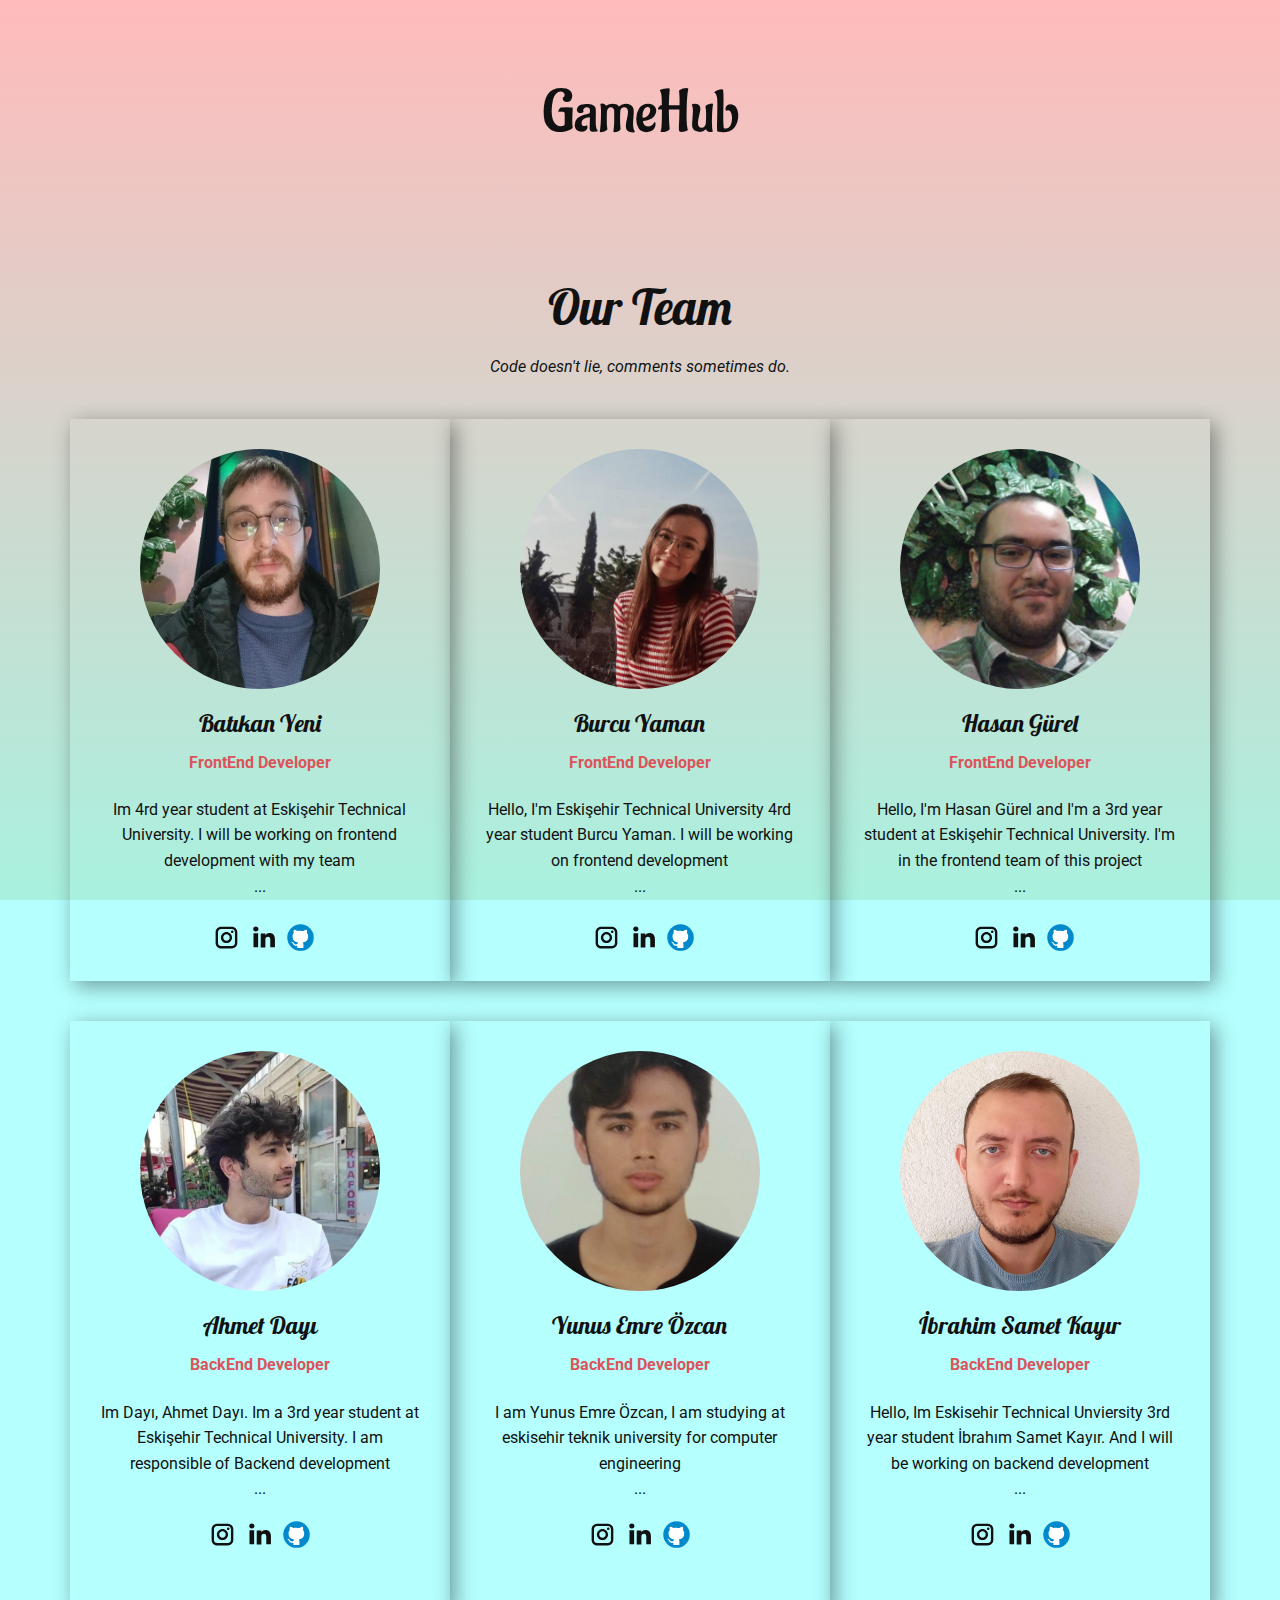
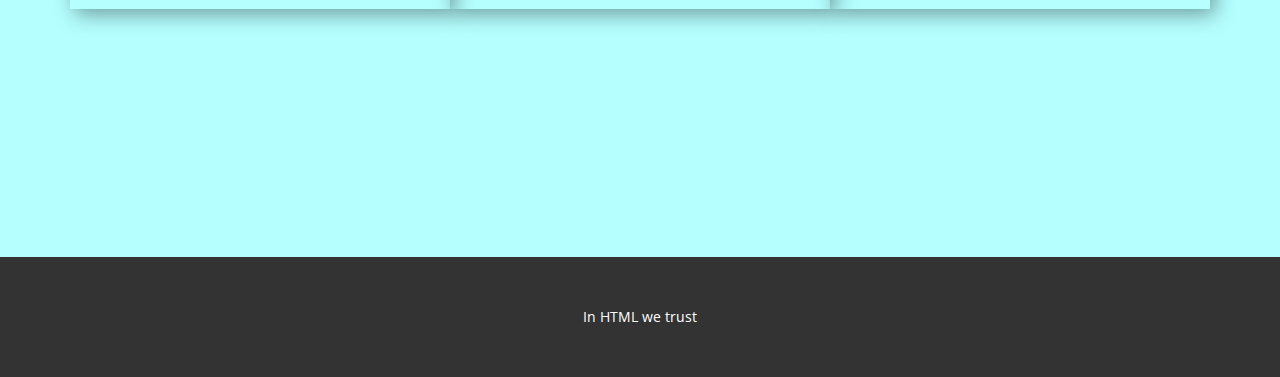
<file: index.html>
<!DOCTYPE html>
<html style="font-size: 16px" lang="en">
  <head>
    <meta name="viewport" content="width=device-width, initial-scale=1.0" />
    <meta charset="utf-8" />
    <meta
      name="keywords"
      content="About Us, Our Project, Batıkan Yeni, Ahmet Dayı, Yunus Emre Özcan, Hasan Gürel, Burcu Yaman, İbrahim Samet Kayır"
    />
    <meta name="description" content="" />
    <title>Home</title>
    <link rel="stylesheet" href="nicepage.css" media="screen" />
    <link rel="stylesheet" href="Home.css" media="screen" />
    <script
      class="u-script"
      type="text/javascript"
      src="jquery.js"
      defer=""
    ></script>
    <script
      class="u-script"
      type="text/javascript"
      src="nicepage.js"
      defer=""
    ></script>
    <meta name="generator" content="Nicepage 4.19.3, nicepage.com" />
    <link
      id="u-theme-google-font"
      rel="stylesheet"
      href="https://fonts.googleapis.com/css?family=Lobster:400|Open+Sans:300,300i,400,400i,500,500i,600,600i,700,700i,800,800i"
    />
    <link
      id="u-page-google-font"
      rel="stylesheet"
      href="https://fonts.googleapis.com/css?family=Roboto:100,100i,300,300i,400,400i,500,500i,700,700i,900,900i|Aladin:400"
    />

    <script type="application/ld+json">
      {
        "@context": "http://schema.org",
        "@type": "Organization",
        "name": ""
      }
    </script>
    <meta name="theme-color" content="#478ac9" />
    <meta property="og:title" content="Home" />
    <meta property="og:type" content="website" />
  </head>
  <body
    data-home-page="Home.html"
    data-home-page-title="Home"
    class="u-body u-xl-mode"
    data-lang="en"
  >
    <header class="u-clearfix u-header" id="sec-ae68">
      <div class="u-clearfix u-sheet u-sheet-1">
        <nav class="u-menu u-menu-one-level u-offcanvas u-menu-1">
          <div
            class="menu-collapse"
            style="font-size: 1rem; letter-spacing: 0px"
          >
            <a
              class="u-button-style u-custom-left-right-menu-spacing u-custom-padding-bottom u-custom-top-bottom-menu-spacing u-nav-link u-text-active-palette-1-base u-text-hover-palette-2-base"
              href="#"
            >
              <svg class="u-svg-link" viewBox="0 0 24 24">
                <use
                  xmlns:xlink="http://www.w3.org/1999/xlink"
                  xlink:href="#menu-hamburger"
                ></use>
              </svg>
              <svg
                class="u-svg-content"
                version="1.1"
                id="menu-hamburger"
                viewBox="0 0 16 16"
                x="0px"
                y="0px"
                xmlns:xlink="http://www.w3.org/1999/xlink"
                xmlns="http://www.w3.org/2000/svg"
              >
                <g>
                  <rect y="1" width="16" height="2"></rect>
                  <rect y="7" width="16" height="2"></rect>
                  <rect y="13" width="16" height="2"></rect>
                </g>
              </svg>
            </a>
          </div>
          <div class="u-custom-menu u-nav-container"></div>
          <div class="u-custom-menu u-nav-container-collapse">
            <div
              class="u-black u-container-style u-inner-container-layout u-opacity u-opacity-95 u-sidenav"
            >
              <div class="u-inner-container-layout u-sidenav-overflow">
                <div class="u-menu-close"></div>
                <ul
                  class="u-align-center u-nav u-popupmenu-items u-unstyled u-nav-1"
                >
                  <li class="u-nav-item">
                    <a class="u-button-style u-nav-link" href="Home.html"
                      >Home</a
                    >
                  </li>
                </ul>
              </div>
            </div>
            <div class="u-black u-menu-overlay u-opacity u-opacity-70"></div>
          </div>
        </nav>
        <h1 class="u-align-center u-custom-font u-text u-text-default u-text-1">
          <br />GameHub<br />
          <br />
        </h1>
      </div>
      <style class="u-sticky-style" data-style-id="bedc">
        .u-sticky-fixed.u-sticky-bedc,
        .u-body.u-sticky-fixed .u-sticky-bedc {
          box-shadow: 5px 5px 20px 0 rgba(0, 0, 0, 0.4) !important;
        }
        .u-sticky-fixed.u-sticky-bedc:before,
        .u-body.u-sticky-fixed .u-sticky-bedc:before {
          borders: top right bottom left !important;
          border-color: #404040 !important;
          border-width: 2px !important;
        }
      </style>
    </header>
    <section class="u-clearfix u-section-1" id="sec-13ab">
      <div class="u-align-left u-clearfix u-sheet u-sheet-1"></div>
    </section>
    <section class="u-align-center u-clearfix u-section-2" id="sec-6caf">
      <div class="u-clearfix u-sheet u-sheet-1">
        <h2 class="u-text u-text-default u-text-1">Our Team</h2>
        <p class="u-text u-text-default u-text-2">
          Code doesn't lie, comments sometimes do.
        </p>
        <div class="u-expanded-width u-list u-list-1">
          <div class="u-repeater u-repeater-1">
            <div
              class="u-align-center u-container-style u-custom-item u-hover-feature u-list-item u-repeater-item u-shape-rectangle u-list-item-1"
            >
              <div
                class="u-container-layout u-similar-container u-valign-top u-container-layout-1"
              >
                <div
                  alt=""
                  class="u-image u-image-circle u-image-1"
                  data-image-width="1232"
                  data-image-height="1640"
                ></div>
                <h4 class="u-align-center u-text u-text-default u-text-3">
                  Batıkan Yeni
                </h4>
                <p class="u-text u-text-default u-text-palette-2-base u-text-4">
                  FrontEnd Developer
                </p>
                <p class="u-text u-text-5">
                  <a
                    class="u-active-none u-border-none u-btn u-button-link u-button-style u-dialog-link u-hover-none u-none u-text-body-color u-btn-1"
                    href="#carousel_9fdb"
                    >Im 4rd year student at Eskişehir Technical University. I
                    will be working on frontend development with my team<br />...
                  </a>
                </p>
                <div
                  class="u-hover-feature u-social-icons u-spacing-10 u-social-icons-1"
                >
                  <a
                    class="u-social-url"
                    target="_blank"
                    href="https://instagram.com/batikannyeni?igshid=YmMyMTA2M2Y="
                    title="Batıkan Instagram"
                    ><span
                      class="u-icon u-icon-circle u-social-icon u-social-instagram u-icon-1"
                    >
                      <svg
                        class="u-svg-link"
                        preserveAspectRatio="xMidYMin slice"
                        viewBox="0 0 112 112"
                        style=""
                      >
                        <use
                          xmlns:xlink="http://www.w3.org/1999/xlink"
                          xlink:href="#svg-4bc0"
                        ></use>
                      </svg>
                      <svg
                        x="0px"
                        y="0px"
                        viewBox="0 0 112 112"
                        id="svg-4bc0"
                        class="u-svg-content"
                      >
                        <path
                          d="M55.9,32.9c-12.8,0-23.2,10.4-23.2,23.2s10.4,23.2,23.2,23.2s23.2-10.4,23.2-23.2S68.7,32.9,55.9,32.9z M55.9,69.4c-7.4,0-13.3-6-13.3-13.3c-0.1-7.4,6-13.3,13.3-13.3s13.3,6,13.3,13.3C69.3,63.5,63.3,69.4,55.9,69.4z"
                        ></path>
                        <path
                          d="M79.7,26.8c-3,0-5.4,2.5-5.4,5.4s2.5,5.4,5.4,5.4c3,0,5.4-2.5,5.4-5.4S82.7,26.8,79.7,26.8z"
                        ></path>
                        <path
                          d="M78.2,11H33.5C21,11,10.8,21.3,10.8,33.7v44.7c0,12.6,10.2,22.8,22.7,22.8h44.7c12.6,0,22.7-10.2,22.7-22.7 V33.7C100.8,21.1,90.6,11,78.2,11z M91,78.4c0,7.1-5.8,12.8-12.8,12.8H33.5c-7.1,0-12.8-5.8-12.8-12.8V33.7 c0-7.1,5.8-12.8,12.8-12.8h44.7c7.1,0,12.8,5.8,12.8,12.8V78.4z"
                        ></path>
                      </svg>
                    </span>
                  </a>
                  <a
                    class="u-social-url"
                    target="_blank"
                    href="https://www.linkedin.com/in/bat%C4%B1kan-yeni-174964252/"
                    title="Batıkan LinkedIn"
                    ><span
                      class="u-icon u-icon-circle u-social-icon u-social-linkedin u-icon-2"
                    >
                      <svg
                        class="u-svg-link"
                        preserveAspectRatio="xMidYMin slice"
                        viewBox="0 0 112 112"
                        style=""
                      >
                        <use
                          xmlns:xlink="http://www.w3.org/1999/xlink"
                          xlink:href="#svg-1cc8"
                        ></use>
                      </svg>
                      <svg
                        x="0px"
                        y="0px"
                        viewBox="0 0 112 112"
                        id="svg-1cc8"
                        class="u-svg-content"
                      >
                        <path
                          d="M33.8,96.8H14.5v-58h19.3V96.8z M24.1,30.9L24.1,30.9c-6.6,0-10.8-4.5-10.8-10.1c0-5.8,4.3-10.1,10.9-10.1 S34.9,15,35.1,20.8C35.1,26.4,30.8,30.9,24.1,30.9z M103.3,96.8H84.1v-31c0-7.8-2.7-13.1-9.8-13.1c-5.3,0-8.5,3.6-9.9,7.1 c-0.6,1.3-0.6,3-0.6,4.8V97H44.5c0,0,0.3-52.6,0-58h19.3v8.2c2.6-3.9,7.2-9.6,17.4-9.6c12.7,0,22.2,8.4,22.2,26.1V96.8z"
                        ></path>
                      </svg>
                    </span>
                  </a>
                  <a
                    class="u-social-url"
                    target="_blank"
                    data-type="Github"
                    title="Batıkan Github"
                    href="https://github.com/batikanyeni"
                    ><span class="u-icon u-social-github u-social-icon u-icon-3"
                      ><svg
                        class="u-svg-link"
                        preserveAspectRatio="xMidYMin slice"
                        viewBox="0 0 112 112"
                        style=""
                      >
                        <use
                          xmlns:xlink="http://www.w3.org/1999/xlink"
                          xlink:href="#svg-fc8e"
                        ></use></svg
                      ><svg
                        class="u-svg-content"
                        viewBox="0 0 112 112"
                        x="0"
                        y="0"
                        id="svg-fc8e"
                      >
                        <circle
                          fill="currentColor"
                          cx="56.1"
                          cy="56.1"
                          r="55"
                        ></circle>
                        <path
                          fill="#FFFFFF"
                          d="M88,51.3c0-5.5-1.9-10.2-5.3-13.7c0.6-1.3,2.3-6.5-0.5-13.5c0,0-4.2-1.4-14,5.3c-4.1-1.1-8.4-1.7-12.7-1.8
	c-4.3,0-8.7,0.6-12.7,1.8c-9.7-6.6-14-5.3-14-5.3c-2.8,7-1,12.2-0.5,13.5C25,41.2,23,45.7,23,51.3c0,19.6,11.9,23.9,23.3,25.2
	c-1.5,1.3-2.8,3.5-3.2,6.8c-3,1.3-10.2,3.6-14.9-4.3c0,0-2.7-4.9-7.8-5.3c0,0-5-0.1-0.4,3.1c0,0,3.3,1.6,5.6,7.5c0,0,3,9.1,17.2,6
	c0,4.3,0.1,8.3,0.1,9.5h25.2c0-1.7,0.1-7.2,0.1-14c0-4.7-1.7-7.9-3.4-9.4C76,75.2,88,70.9,88,51.3z"
                        ></path></svg
                    ></span>
                  </a>
                </div>
              </div>
            </div>
            <div
              class="u-align-center u-container-style u-custom-item u-hover-feature u-list-item u-repeater-item u-shape-round u-list-item-2"
            >
              <div
                class="u-container-layout u-similar-container u-valign-top u-container-layout-2"
              >
                <div
                  alt=""
                  class="u-image u-image-circle u-image-2"
                  data-image-width="1080"
                  data-image-height="1329"
                ></div>
                <h4 class="u-align-center u-text u-text-default u-text-6">
                  Burcu Yaman
                </h4>
                <p class="u-text u-text-default u-text-palette-2-base u-text-7">
                  FrontEnd Developer
                </p>
                <p class="u-text u-text-8">
                  <a
                    class="u-active-none u-border-none u-btn u-button-link u-button-style u-dialog-link u-hover-none u-none u-text-body-color u-btn-2"
                    href="#carousel_a72d"
                    >Hello, I'm Eskişehir Technical University 4rd year student
                    Burcu Yaman. I will be working on frontend development<br />...<br />
                  </a>
                </p>
                <div
                  class="u-hover-feature u-social-icons u-spacing-10 u-social-icons-2"
                >
                  <a
                    class="u-social-url"
                    target="_blank"
                    href="https://instagram.com/bburcuymn?igshid=YmMyMTA2M2Y="
                    title="Burcu instagram"
                    ><span
                      class="u-icon u-icon-circle u-social-icon u-social-instagram u-icon-4"
                      data-animation-name=""
                      data-animation-duration="0"
                      data-animation-delay="0"
                      data-animation-direction=""
                    >
                      <svg
                        class="u-svg-link"
                        preserveAspectRatio="xMidYMin slice"
                        viewBox="0 0 112 112"
                        style=""
                      >
                        <use
                          xmlns:xlink="http://www.w3.org/1999/xlink"
                          xlink:href="#svg-4bc0"
                        ></use>
                      </svg>
                      <svg
                        x="0px"
                        y="0px"
                        viewBox="0 0 112 112"
                        id="svg-4bc0"
                        class="u-svg-content"
                      >
                        <path
                          d="M55.9,32.9c-12.8,0-23.2,10.4-23.2,23.2s10.4,23.2,23.2,23.2s23.2-10.4,23.2-23.2S68.7,32.9,55.9,32.9z M55.9,69.4c-7.4,0-13.3-6-13.3-13.3c-0.1-7.4,6-13.3,13.3-13.3s13.3,6,13.3,13.3C69.3,63.5,63.3,69.4,55.9,69.4z"
                        ></path>
                        <path
                          d="M79.7,26.8c-3,0-5.4,2.5-5.4,5.4s2.5,5.4,5.4,5.4c3,0,5.4-2.5,5.4-5.4S82.7,26.8,79.7,26.8z"
                        ></path>
                        <path
                          d="M78.2,11H33.5C21,11,10.8,21.3,10.8,33.7v44.7c0,12.6,10.2,22.8,22.7,22.8h44.7c12.6,0,22.7-10.2,22.7-22.7 V33.7C100.8,21.1,90.6,11,78.2,11z M91,78.4c0,7.1-5.8,12.8-12.8,12.8H33.5c-7.1,0-12.8-5.8-12.8-12.8V33.7 c0-7.1,5.8-12.8,12.8-12.8h44.7c7.1,0,12.8,5.8,12.8,12.8V78.4z"
                        ></path>
                      </svg>
                    </span>
                  </a>
                  <a
                    class="u-social-url"
                    target="_blank"
                    href="https://www.linkedin.com/in/04burcuyaman"
                    title="Burcu Linkedin"
                    ><span
                      class="u-icon u-icon-circle u-social-icon u-social-linkedin u-icon-5"
                      data-animation-name=""
                      data-animation-duration="0"
                      data-animation-delay="0"
                      data-animation-direction=""
                    >
                      <svg
                        class="u-svg-link"
                        preserveAspectRatio="xMidYMin slice"
                        viewBox="0 0 112 112"
                        style=""
                      >
                        <use
                          xmlns:xlink="http://www.w3.org/1999/xlink"
                          xlink:href="#svg-1cc8"
                        ></use>
                      </svg>
                      <svg
                        x="0px"
                        y="0px"
                        viewBox="0 0 112 112"
                        id="svg-1cc8"
                        class="u-svg-content"
                      >
                        <path
                          d="M33.8,96.8H14.5v-58h19.3V96.8z M24.1,30.9L24.1,30.9c-6.6,0-10.8-4.5-10.8-10.1c0-5.8,4.3-10.1,10.9-10.1 S34.9,15,35.1,20.8C35.1,26.4,30.8,30.9,24.1,30.9z M103.3,96.8H84.1v-31c0-7.8-2.7-13.1-9.8-13.1c-5.3,0-8.5,3.6-9.9,7.1 c-0.6,1.3-0.6,3-0.6,4.8V97H44.5c0,0,0.3-52.6,0-58h19.3v8.2c2.6-3.9,7.2-9.6,17.4-9.6c12.7,0,22.2,8.4,22.2,26.1V96.8z"
                        ></path>
                      </svg>
                    </span>
                  </a>
                  <a
                    class="u-social-url"
                    target="_blank"
                    data-type="Github"
                    title="BurcuGithub"
                    href="https://github.com/bburcuymn"
                    ><span
                      class="u-icon u-social-github u-social-icon u-icon-6"
                      data-animation-name=""
                      data-animation-duration="0"
                      data-animation-delay="0"
                      data-animation-direction=""
                      ><svg
                        class="u-svg-link"
                        preserveAspectRatio="xMidYMin slice"
                        viewBox="0 0 112 112"
                        style=""
                      >
                        <use
                          xmlns:xlink="http://www.w3.org/1999/xlink"
                          xlink:href="#svg-fc8e"
                        ></use></svg
                      ><svg
                        class="u-svg-content"
                        viewBox="0 0 112 112"
                        x="0"
                        y="0"
                        id="svg-fc8e"
                      >
                        <circle
                          fill="currentColor"
                          cx="56.1"
                          cy="56.1"
                          r="55"
                        ></circle>
                        <path
                          fill="#FFFFFF"
                          d="M88,51.3c0-5.5-1.9-10.2-5.3-13.7c0.6-1.3,2.3-6.5-0.5-13.5c0,0-4.2-1.4-14,5.3c-4.1-1.1-8.4-1.7-12.7-1.8
	c-4.3,0-8.7,0.6-12.7,1.8c-9.7-6.6-14-5.3-14-5.3c-2.8,7-1,12.2-0.5,13.5C25,41.2,23,45.7,23,51.3c0,19.6,11.9,23.9,23.3,25.2
	c-1.5,1.3-2.8,3.5-3.2,6.8c-3,1.3-10.2,3.6-14.9-4.3c0,0-2.7-4.9-7.8-5.3c0,0-5-0.1-0.4,3.1c0,0,3.3,1.6,5.6,7.5c0,0,3,9.1,17.2,6
	c0,4.3,0.1,8.3,0.1,9.5h25.2c0-1.7,0.1-7.2,0.1-14c0-4.7-1.7-7.9-3.4-9.4C76,75.2,88,70.9,88,51.3z"
                        ></path></svg
                    ></span>
                  </a>
                </div>
              </div>
            </div>
            <div
              class="u-align-center u-container-style u-custom-item u-hover-feature u-list-item u-repeater-item u-shape-round u-list-item-3"
            >
              <div
                class="u-container-layout u-similar-container u-valign-top u-container-layout-3"
              >
                <div
                  alt=""
                  class="u-image u-image-circle u-image-3"
                  data-image-width="1080"
                  data-image-height="1920"
                ></div>
                <h4 class="u-align-center u-text u-text-default u-text-9">
                  Hasan Gürel
                </h4>
                <p
                  class="u-text u-text-default u-text-palette-2-base u-text-10"
                >
                  FrontEnd Developer
                </p>
                <p class="u-text u-text-11">
                  <a
                    class="u-active-none u-border-none u-btn u-button-link u-button-style u-dialog-link u-hover-none u-none u-text-body-color u-btn-3"
                    href="#carousel_a5d0"
                    >Hello, I'm Hasan Gürel and I'm a 3rd year student at
                    Eskişehir Technical University. I'm in the frontend team of
                    this project<br />...<br />
                  </a>
                </p>
                <div
                  class="u-hover-feature u-social-icons u-spacing-10 u-social-icons-3"
                >
                  <a
                    class="u-social-url"
                    target="_blank"
                    href="https://instagram.com/mrhasangurel?igshid=YmMyMTA2M2Y="
                    title="Hasanınstagram"
                    ><span
                      class="u-icon u-icon-circle u-social-icon u-social-instagram u-icon-7"
                      data-animation-name=""
                      data-animation-duration="0"
                      data-animation-delay="0"
                      data-animation-direction=""
                    >
                      <svg
                        class="u-svg-link"
                        preserveAspectRatio="xMidYMin slice"
                        viewBox="0 0 112 112"
                        style=""
                      >
                        <use
                          xmlns:xlink="http://www.w3.org/1999/xlink"
                          xlink:href="#svg-4bc0"
                        ></use>
                      </svg>
                      <svg
                        x="0px"
                        y="0px"
                        viewBox="0 0 112 112"
                        id="svg-4bc0"
                        class="u-svg-content"
                      >
                        <path
                          d="M55.9,32.9c-12.8,0-23.2,10.4-23.2,23.2s10.4,23.2,23.2,23.2s23.2-10.4,23.2-23.2S68.7,32.9,55.9,32.9z M55.9,69.4c-7.4,0-13.3-6-13.3-13.3c-0.1-7.4,6-13.3,13.3-13.3s13.3,6,13.3,13.3C69.3,63.5,63.3,69.4,55.9,69.4z"
                        ></path>
                        <path
                          d="M79.7,26.8c-3,0-5.4,2.5-5.4,5.4s2.5,5.4,5.4,5.4c3,0,5.4-2.5,5.4-5.4S82.7,26.8,79.7,26.8z"
                        ></path>
                        <path
                          d="M78.2,11H33.5C21,11,10.8,21.3,10.8,33.7v44.7c0,12.6,10.2,22.8,22.7,22.8h44.7c12.6,0,22.7-10.2,22.7-22.7 V33.7C100.8,21.1,90.6,11,78.2,11z M91,78.4c0,7.1-5.8,12.8-12.8,12.8H33.5c-7.1,0-12.8-5.8-12.8-12.8V33.7 c0-7.1,5.8-12.8,12.8-12.8h44.7c7.1,0,12.8,5.8,12.8,12.8V78.4z"
                        ></path>
                      </svg>
                    </span>
                  </a>
                  <a class="u-social-url" target="_blank" href="#"
                    ><span
                      class="u-icon u-icon-circle u-social-icon u-social-linkedin u-icon-8"
                      data-animation-name=""
                      data-animation-duration="0"
                      data-animation-delay="0"
                      data-animation-direction=""
                    >
                      <svg
                        class="u-svg-link"
                        preserveAspectRatio="xMidYMin slice"
                        viewBox="0 0 112 112"
                        style=""
                      >
                        <use
                          xmlns:xlink="http://www.w3.org/1999/xlink"
                          xlink:href="#svg-1cc8"
                        ></use>
                      </svg>
                      <svg
                        x="0px"
                        y="0px"
                        viewBox="0 0 112 112"
                        id="svg-1cc8"
                        class="u-svg-content"
                      >
                        <path
                          d="M33.8,96.8H14.5v-58h19.3V96.8z M24.1,30.9L24.1,30.9c-6.6,0-10.8-4.5-10.8-10.1c0-5.8,4.3-10.1,10.9-10.1 S34.9,15,35.1,20.8C35.1,26.4,30.8,30.9,24.1,30.9z M103.3,96.8H84.1v-31c0-7.8-2.7-13.1-9.8-13.1c-5.3,0-8.5,3.6-9.9,7.1 c-0.6,1.3-0.6,3-0.6,4.8V97H44.5c0,0,0.3-52.6,0-58h19.3v8.2c2.6-3.9,7.2-9.6,17.4-9.6c12.7,0,22.2,8.4,22.2,26.1V96.8z"
                        ></path>
                      </svg>
                    </span>
                  </a>
                  <a
                    class="u-social-url"
                    target="_blank"
                    data-type="Github"
                    title="HasanGithub"
                    href="https://github.com/fullan42"
                    ><span
                      class="u-icon u-social-github u-social-icon u-icon-9"
                      data-animation-name=""
                      data-animation-duration="0"
                      data-animation-delay="0"
                      data-animation-direction=""
                      ><svg
                        class="u-svg-link"
                        preserveAspectRatio="xMidYMin slice"
                        viewBox="0 0 112 112"
                        style=""
                      >
                        <use
                          xmlns:xlink="http://www.w3.org/1999/xlink"
                          xlink:href="#svg-fc8e"
                        ></use></svg
                      ><svg
                        class="u-svg-content"
                        viewBox="0 0 112 112"
                        x="0"
                        y="0"
                        id="svg-fc8e"
                      >
                        <circle
                          fill="currentColor"
                          cx="56.1"
                          cy="56.1"
                          r="55"
                        ></circle>
                        <path
                          fill="#FFFFFF"
                          d="M88,51.3c0-5.5-1.9-10.2-5.3-13.7c0.6-1.3,2.3-6.5-0.5-13.5c0,0-4.2-1.4-14,5.3c-4.1-1.1-8.4-1.7-12.7-1.8
	c-4.3,0-8.7,0.6-12.7,1.8c-9.7-6.6-14-5.3-14-5.3c-2.8,7-1,12.2-0.5,13.5C25,41.2,23,45.7,23,51.3c0,19.6,11.9,23.9,23.3,25.2
	c-1.5,1.3-2.8,3.5-3.2,6.8c-3,1.3-10.2,3.6-14.9-4.3c0,0-2.7-4.9-7.8-5.3c0,0-5-0.1-0.4,3.1c0,0,3.3,1.6,5.6,7.5c0,0,3,9.1,17.2,6
	c0,4.3,0.1,8.3,0.1,9.5h25.2c0-1.7,0.1-7.2,0.1-14c0-4.7-1.7-7.9-3.4-9.4C76,75.2,88,70.9,88,51.3z"
                        ></path></svg
                    ></span>
                  </a>
                </div>
              </div>
            </div>
          </div>
        </div>
        <div class="u-expanded-width u-list u-list-2">
          <div class="u-repeater u-repeater-2">
            <div
              class="u-align-center u-container-style u-hover-feature u-list-item u-repeater-item u-shape-round u-list-item-4"
            >
              <div
                class="u-container-layout u-similar-container u-container-layout-4"
              >
                <div
                  alt=""
                  class="u-image u-image-circle u-image-4"
                  data-image-width="604"
                  data-image-height="661"
                ></div>
                <h4 class="u-align-center u-text u-text-default u-text-12">
                  Ahmet Dayı
                </h4>
                <p
                  class="u-text u-text-default u-text-palette-2-base u-text-13"
                >
                  BackEnd Developer
                </p>
                <p class="u-text u-text-14">
                  <a
                    class="u-active-none u-border-none u-btn u-button-link u-button-style u-dialog-link u-hover-none u-none u-text-body-color u-btn-4"
                    href="#carousel_1a5b"
                    >Im Dayı, Ahmet Dayı. Im a 3rd year student at Eskişehir
                    Technical University. I am responsible of Backend
                    development<br />...<br />
                  </a>
                </p>
                <div
                  class="u-hover-feature u-social-icons u-spacing-10 u-social-icons-4"
                >
                  <a
                    class="u-social-url"
                    target="_blank"
                    href="https://instagram.com/dayiahmett?igshid=YmMyMTA2M2Y="
                    title="Ahmet Instagram"
                    ><span
                      class="u-icon u-icon-circle u-social-icon u-social-instagram u-icon-10"
                    >
                      <svg
                        class="u-svg-link"
                        preserveAspectRatio="xMidYMin slice"
                        viewBox="0 0 112 112"
                        style=""
                      >
                        <use
                          xmlns:xlink="http://www.w3.org/1999/xlink"
                          xlink:href="#svg-afc9"
                        ></use>
                      </svg>
                      <svg
                        x="0px"
                        y="0px"
                        viewBox="0 0 112 112"
                        id="svg-afc9"
                        class="u-svg-content"
                      >
                        <path
                          d="M55.9,32.9c-12.8,0-23.2,10.4-23.2,23.2s10.4,23.2,23.2,23.2s23.2-10.4,23.2-23.2S68.7,32.9,55.9,32.9z M55.9,69.4c-7.4,0-13.3-6-13.3-13.3c-0.1-7.4,6-13.3,13.3-13.3s13.3,6,13.3,13.3C69.3,63.5,63.3,69.4,55.9,69.4z"
                        ></path>
                        <path
                          d="M79.7,26.8c-3,0-5.4,2.5-5.4,5.4s2.5,5.4,5.4,5.4c3,0,5.4-2.5,5.4-5.4S82.7,26.8,79.7,26.8z"
                        ></path>
                        <path
                          d="M78.2,11H33.5C21,11,10.8,21.3,10.8,33.7v44.7c0,12.6,10.2,22.8,22.7,22.8h44.7c12.6,0,22.7-10.2,22.7-22.7 V33.7C100.8,21.1,90.6,11,78.2,11z M91,78.4c0,7.1-5.8,12.8-12.8,12.8H33.5c-7.1,0-12.8-5.8-12.8-12.8V33.7 c0-7.1,5.8-12.8,12.8-12.8h44.7c7.1,0,12.8,5.8,12.8,12.8V78.4z"
                        ></path>
                      </svg>
                    </span>
                  </a>
                  <a
                    class="u-social-url"
                    target="_blank"
                    href="www.linkedin.com/in/ahmetdayi4543"
                    title="Ahmet LınkedIn"
                    ><span
                      class="u-icon u-icon-circle u-social-icon u-social-linkedin u-icon-11"
                    >
                      <svg
                        class="u-svg-link"
                        preserveAspectRatio="xMidYMin slice"
                        viewBox="0 0 112 112"
                        style=""
                      >
                        <use
                          xmlns:xlink="http://www.w3.org/1999/xlink"
                          xlink:href="#svg-26a6"
                        ></use>
                      </svg>
                      <svg
                        x="0px"
                        y="0px"
                        viewBox="0 0 112 112"
                        id="svg-26a6"
                        class="u-svg-content"
                      >
                        <path
                          d="M33.8,96.8H14.5v-58h19.3V96.8z M24.1,30.9L24.1,30.9c-6.6,0-10.8-4.5-10.8-10.1c0-5.8,4.3-10.1,10.9-10.1 S34.9,15,35.1,20.8C35.1,26.4,30.8,30.9,24.1,30.9z M103.3,96.8H84.1v-31c0-7.8-2.7-13.1-9.8-13.1c-5.3,0-8.5,3.6-9.9,7.1 c-0.6,1.3-0.6,3-0.6,4.8V97H44.5c0,0,0.3-52.6,0-58h19.3v8.2c2.6-3.9,7.2-9.6,17.4-9.6c12.7,0,22.2,8.4,22.2,26.1V96.8z"
                        ></path>
                      </svg>
                    </span>
                  </a>
                  <a
                    class="u-social-url"
                    target="_blank"
                    data-type="Github"
                    title="Ahmet Github"
                    href="https://github.com/ahmetdayi"
                    ><span
                      class="u-icon u-social-github u-social-icon u-icon-12"
                      ><svg
                        class="u-svg-link"
                        preserveAspectRatio="xMidYMin slice"
                        viewBox="0 0 112 112"
                        style=""
                      >
                        <use
                          xmlns:xlink="http://www.w3.org/1999/xlink"
                          xlink:href="#svg-065e"
                        ></use></svg
                      ><svg
                        class="u-svg-content"
                        viewBox="0 0 112 112"
                        x="0"
                        y="0"
                        id="svg-065e"
                      >
                        <circle
                          fill="currentColor"
                          cx="56.1"
                          cy="56.1"
                          r="55"
                        ></circle>
                        <path
                          fill="#FFFFFF"
                          d="M88,51.3c0-5.5-1.9-10.2-5.3-13.7c0.6-1.3,2.3-6.5-0.5-13.5c0,0-4.2-1.4-14,5.3c-4.1-1.1-8.4-1.7-12.7-1.8
	c-4.3,0-8.7,0.6-12.7,1.8c-9.7-6.6-14-5.3-14-5.3c-2.8,7-1,12.2-0.5,13.5C25,41.2,23,45.7,23,51.3c0,19.6,11.9,23.9,23.3,25.2
	c-1.5,1.3-2.8,3.5-3.2,6.8c-3,1.3-10.2,3.6-14.9-4.3c0,0-2.7-4.9-7.8-5.3c0,0-5-0.1-0.4,3.1c0,0,3.3,1.6,5.6,7.5c0,0,3,9.1,17.2,6
	c0,4.3,0.1,8.3,0.1,9.5h25.2c0-1.7,0.1-7.2,0.1-14c0-4.7-1.7-7.9-3.4-9.4C76,75.2,88,70.9,88,51.3z"
                        ></path></svg
                    ></span>
                  </a>
                </div>
              </div>
            </div>
            <div
              class="u-align-center u-container-style u-hover-feature u-list-item u-repeater-item u-shape-round u-list-item-5"
            >
              <div
                class="u-container-layout u-similar-container u-container-layout-5"
              >
                <div
                  alt=""
                  class="u-image u-image-circle u-image-5"
                  data-image-width="1154"
                  data-image-height="1600"
                ></div>
                <h4 class="u-align-center u-text u-text-default u-text-15">
                  Yunus Emre Özcan
                </h4>
                <p
                  class="u-text u-text-default u-text-palette-2-base u-text-16"
                >
                  BackEnd Developer
                </p>
                <p class="u-text u-text-17">
                  <a
                    class="u-active-none u-border-none u-btn u-button-link u-button-style u-dialog-link u-hover-none u-none u-text-body-color u-btn-5"
                    href="#carousel_99e9"
                    >I am Yunus Emre Özcan, I am studying at eskisehir teknik
                    university for computer engineering<br />...
                  </a>
                </p>
                <div
                  class="u-hover-feature u-social-icons u-spacing-10 u-social-icons-5"
                >
                  <a
                    class="u-social-url"
                    target="_blank"
                    href="https://instagram.com/yunusemreozcan26?igshid=YmMyMTA2M2Y="
                    title="YunusEmre Instagram"
                    ><span
                      class="u-icon u-icon-circle u-social-icon u-social-instagram u-icon-13"
                      data-animation-name=""
                      data-animation-duration="0"
                      data-animation-delay="0"
                      data-animation-direction=""
                    >
                      <svg
                        class="u-svg-link"
                        preserveAspectRatio="xMidYMin slice"
                        viewBox="0 0 112 112"
                        style=""
                      >
                        <use
                          xmlns:xlink="http://www.w3.org/1999/xlink"
                          xlink:href="#svg-d931"
                        ></use>
                      </svg>
                      <svg
                        x="0px"
                        y="0px"
                        viewBox="0 0 112 112"
                        id="svg-d931"
                        class="u-svg-content"
                      >
                        <path
                          d="M55.9,32.9c-12.8,0-23.2,10.4-23.2,23.2s10.4,23.2,23.2,23.2s23.2-10.4,23.2-23.2S68.7,32.9,55.9,32.9z M55.9,69.4c-7.4,0-13.3-6-13.3-13.3c-0.1-7.4,6-13.3,13.3-13.3s13.3,6,13.3,13.3C69.3,63.5,63.3,69.4,55.9,69.4z"
                        ></path>
                        <path
                          d="M79.7,26.8c-3,0-5.4,2.5-5.4,5.4s2.5,5.4,5.4,5.4c3,0,5.4-2.5,5.4-5.4S82.7,26.8,79.7,26.8z"
                        ></path>
                        <path
                          d="M78.2,11H33.5C21,11,10.8,21.3,10.8,33.7v44.7c0,12.6,10.2,22.8,22.7,22.8h44.7c12.6,0,22.7-10.2,22.7-22.7 V33.7C100.8,21.1,90.6,11,78.2,11z M91,78.4c0,7.1-5.8,12.8-12.8,12.8H33.5c-7.1,0-12.8-5.8-12.8-12.8V33.7 c0-7.1,5.8-12.8,12.8-12.8h44.7c7.1,0,12.8,5.8,12.8,12.8V78.4z"
                        ></path>
                      </svg>
                    </span>
                  </a>
                  <a
                    class="u-social-url"
                    target="_blank"
                    href="https://www.linkedin.com/in/yunus-emre-%C3%B6zcan/"
                    title="YunusEmre LinkedIn"
                    ><span
                      class="u-icon u-icon-circle u-social-icon u-social-linkedin u-icon-14"
                      data-animation-name=""
                      data-animation-duration="0"
                      data-animation-delay="0"
                      data-animation-direction=""
                    >
                      <svg
                        class="u-svg-link"
                        preserveAspectRatio="xMidYMin slice"
                        viewBox="0 0 112 112"
                        style=""
                      >
                        <use
                          xmlns:xlink="http://www.w3.org/1999/xlink"
                          xlink:href="#svg-59d3"
                        ></use>
                      </svg>
                      <svg
                        x="0px"
                        y="0px"
                        viewBox="0 0 112 112"
                        id="svg-59d3"
                        class="u-svg-content"
                      >
                        <path
                          d="M33.8,96.8H14.5v-58h19.3V96.8z M24.1,30.9L24.1,30.9c-6.6,0-10.8-4.5-10.8-10.1c0-5.8,4.3-10.1,10.9-10.1 S34.9,15,35.1,20.8C35.1,26.4,30.8,30.9,24.1,30.9z M103.3,96.8H84.1v-31c0-7.8-2.7-13.1-9.8-13.1c-5.3,0-8.5,3.6-9.9,7.1 c-0.6,1.3-0.6,3-0.6,4.8V97H44.5c0,0,0.3-52.6,0-58h19.3v8.2c2.6-3.9,7.2-9.6,17.4-9.6c12.7,0,22.2,8.4,22.2,26.1V96.8z"
                        ></path>
                      </svg>
                    </span>
                  </a>
                  <a
                    class="u-social-url"
                    target="_blank"
                    data-type="Github"
                    title="YunusEmreGithub"
                    href="https://github.com/OopsSorryy"
                    ><span
                      class="u-icon u-social-github u-social-icon u-icon-15"
                      data-animation-name=""
                      data-animation-duration="0"
                      data-animation-delay="0"
                      data-animation-direction=""
                      ><svg
                        class="u-svg-link"
                        preserveAspectRatio="xMidYMin slice"
                        viewBox="0 0 112 112"
                        style=""
                      >
                        <use
                          xmlns:xlink="http://www.w3.org/1999/xlink"
                          xlink:href="#svg-065e"
                        ></use></svg
                      ><svg
                        class="u-svg-content"
                        viewBox="0 0 112 112"
                        x="0"
                        y="0"
                        id="svg-065e"
                      >
                        <circle
                          fill="currentColor"
                          cx="56.1"
                          cy="56.1"
                          r="55"
                        ></circle>
                        <path
                          fill="#FFFFFF"
                          d="M88,51.3c0-5.5-1.9-10.2-5.3-13.7c0.6-1.3,2.3-6.5-0.5-13.5c0,0-4.2-1.4-14,5.3c-4.1-1.1-8.4-1.7-12.7-1.8
	c-4.3,0-8.7,0.6-12.7,1.8c-9.7-6.6-14-5.3-14-5.3c-2.8,7-1,12.2-0.5,13.5C25,41.2,23,45.7,23,51.3c0,19.6,11.9,23.9,23.3,25.2
	c-1.5,1.3-2.8,3.5-3.2,6.8c-3,1.3-10.2,3.6-14.9-4.3c0,0-2.7-4.9-7.8-5.3c0,0-5-0.1-0.4,3.1c0,0,3.3,1.6,5.6,7.5c0,0,3,9.1,17.2,6
	c0,4.3,0.1,8.3,0.1,9.5h25.2c0-1.7,0.1-7.2,0.1-14c0-4.7-1.7-7.9-3.4-9.4C76,75.2,88,70.9,88,51.3z"
                        ></path></svg
                    ></span>
                  </a>
                </div>
              </div>
            </div>
            <div
              class="u-align-center u-container-style u-hover-feature u-list-item u-repeater-item u-shape-round u-list-item-6"
            >
              <div
                class="u-container-layout u-similar-container u-container-layout-6"
              >
                <div
                  alt=""
                  class="u-image u-image-circle u-image-6"
                  data-image-width="1536"
                  data-image-height="2048"
                ></div>
                <h4 class="u-align-center u-text u-text-default u-text-18">
                  İbrahim Samet Kayır
                </h4>
                <p
                  class="u-text u-text-default u-text-palette-2-base u-text-19"
                >
                  BackEnd Developer
                </p>
                <p class="u-text u-text-20">
                  <a
                    class="u-active-none u-border-none u-btn u-button-link u-button-style u-dialog-link u-hover-none u-none u-text-body-color u-btn-6"
                    href="#sec-cf12"
                    >Hello, Im Eskisehir Technical Unviersity 3rd year student
                    İbrahım Samet Kayır. And I will be working on backend
                    development<br />...<br />
                  </a>
                </p>
                <div
                  class="u-hover-feature u-social-icons u-spacing-10 u-social-icons-6"
                >
                  <a class="u-social-url" target="_blank" href=""
                    ><span
                      class="u-icon u-icon-circle u-social-icon u-social-instagram u-icon-16"
                      data-animation-name=""
                      data-animation-duration="0"
                      data-animation-delay="0"
                      data-animation-direction=""
                    >
                      <svg
                        class="u-svg-link"
                        preserveAspectRatio="xMidYMin slice"
                        viewBox="0 0 112 112"
                        style=""
                      >
                        <use
                          xmlns:xlink="http://www.w3.org/1999/xlink"
                          xlink:href="#svg-4013"
                        ></use>
                      </svg>
                      <svg
                        x="0px"
                        y="0px"
                        viewBox="0 0 112 112"
                        id="svg-4013"
                        class="u-svg-content"
                      >
                        <path
                          d="M55.9,32.9c-12.8,0-23.2,10.4-23.2,23.2s10.4,23.2,23.2,23.2s23.2-10.4,23.2-23.2S68.7,32.9,55.9,32.9z M55.9,69.4c-7.4,0-13.3-6-13.3-13.3c-0.1-7.4,6-13.3,13.3-13.3s13.3,6,13.3,13.3C69.3,63.5,63.3,69.4,55.9,69.4z"
                        ></path>
                        <path
                          d="M79.7,26.8c-3,0-5.4,2.5-5.4,5.4s2.5,5.4,5.4,5.4c3,0,5.4-2.5,5.4-5.4S82.7,26.8,79.7,26.8z"
                        ></path>
                        <path
                          d="M78.2,11H33.5C21,11,10.8,21.3,10.8,33.7v44.7c0,12.6,10.2,22.8,22.7,22.8h44.7c12.6,0,22.7-10.2,22.7-22.7 V33.7C100.8,21.1,90.6,11,78.2,11z M91,78.4c0,7.1-5.8,12.8-12.8,12.8H33.5c-7.1,0-12.8-5.8-12.8-12.8V33.7 c0-7.1,5.8-12.8,12.8-12.8h44.7c7.1,0,12.8,5.8,12.8,12.8V78.4z"
                        ></path>
                      </svg>
                    </span>
                  </a>
                  <a
                    class="u-social-url"
                    target="_blank"
                    href="https://www.linkedin.com/in/ibrahim-samet-kay%C4%B1r-634b0a253"
                    title="sametLınkedIn"
                    ><span
                      class="u-icon u-icon-circle u-social-icon u-social-linkedin u-icon-17"
                      data-animation-name=""
                      data-animation-duration="0"
                      data-animation-delay="0"
                      data-animation-direction=""
                    >
                      <svg
                        class="u-svg-link"
                        preserveAspectRatio="xMidYMin slice"
                        viewBox="0 0 112 112"
                        style=""
                      >
                        <use
                          xmlns:xlink="http://www.w3.org/1999/xlink"
                          xlink:href="#svg-375b"
                        ></use>
                      </svg>
                      <svg
                        x="0px"
                        y="0px"
                        viewBox="0 0 112 112"
                        id="svg-375b"
                        class="u-svg-content"
                      >
                        <path
                          d="M33.8,96.8H14.5v-58h19.3V96.8z M24.1,30.9L24.1,30.9c-6.6,0-10.8-4.5-10.8-10.1c0-5.8,4.3-10.1,10.9-10.1 S34.9,15,35.1,20.8C35.1,26.4,30.8,30.9,24.1,30.9z M103.3,96.8H84.1v-31c0-7.8-2.7-13.1-9.8-13.1c-5.3,0-8.5,3.6-9.9,7.1 c-0.6,1.3-0.6,3-0.6,4.8V97H44.5c0,0,0.3-52.6,0-58h19.3v8.2c2.6-3.9,7.2-9.6,17.4-9.6c12.7,0,22.2,8.4,22.2,26.1V96.8z"
                        ></path>
                      </svg>
                    </span>
                  </a>
                  <a
                    class="u-social-url"
                    target="_blank"
                    data-type="Github"
                    title="SametGithub"
                    href="https://github.com/samet-k06"
                    ><span
                      class="u-icon u-social-github u-social-icon u-icon-18"
                      data-animation-name=""
                      data-animation-duration="0"
                      data-animation-delay="0"
                      data-animation-direction=""
                      ><svg
                        class="u-svg-link"
                        preserveAspectRatio="xMidYMin slice"
                        viewBox="0 0 112 112"
                        style=""
                      >
                        <use
                          xmlns:xlink="http://www.w3.org/1999/xlink"
                          xlink:href="#svg-065e"
                        ></use></svg
                      ><svg
                        class="u-svg-content"
                        viewBox="0 0 112 112"
                        x="0"
                        y="0"
                        id="svg-065e"
                      >
                        <circle
                          fill="currentColor"
                          cx="56.1"
                          cy="56.1"
                          r="55"
                        ></circle>
                        <path
                          fill="#FFFFFF"
                          d="M88,51.3c0-5.5-1.9-10.2-5.3-13.7c0.6-1.3,2.3-6.5-0.5-13.5c0,0-4.2-1.4-14,5.3c-4.1-1.1-8.4-1.7-12.7-1.8
	c-4.3,0-8.7,0.6-12.7,1.8c-9.7-6.6-14-5.3-14-5.3c-2.8,7-1,12.2-0.5,13.5C25,41.2,23,45.7,23,51.3c0,19.6,11.9,23.9,23.3,25.2
	c-1.5,1.3-2.8,3.5-3.2,6.8c-3,1.3-10.2,3.6-14.9-4.3c0,0-2.7-4.9-7.8-5.3c0,0-5-0.1-0.4,3.1c0,0,3.3,1.6,5.6,7.5c0,0,3,9.1,17.2,6
	c0,4.3,0.1,8.3,0.1,9.5h25.2c0-1.7,0.1-7.2,0.1-14c0-4.7-1.7-7.9-3.4-9.4C76,75.2,88,70.9,88,51.3z"
                        ></path></svg
                    ></span>
                  </a>
                </div>
              </div>
            </div>
          </div>
        </div>
      </div>
    </section>

    <footer
      class="u-align-center u-clearfix u-footer u-grey-80 u-footer"
      id="sec-b4ac"
    >
      <div class="u-clearfix u-sheet u-sheet-1">
        <p class="u-small-text u-text u-text-variant u-text-1">
          In HTML we trust
        </p>
      </div>
    </footer>

    <section
      class="u-align-center u-black u-clearfix u-container-style u-dialog-block u-opacity u-opacity-70 u-valign-middle-lg u-valign-middle-xl u-dialog-section-5"
      id="sec-cf12"
    >
      <div
        class="u-container-style u-dialog u-gradient u-radius-10 u-shape-round u-dialog-1"
      >
        <div class="u-container-layout u-container-layout-1">
          <div
            alt=""
            class="u-align-left u-image u-image-circle u-image-1"
            data-image-width="1536"
            data-image-height="2048"
          ></div>
          <div
            class="u-align-center u-container-style u-expanded-width-sm u-expanded-width-xs u-group u-shape-rectangle u-group-1"
          >
            <div class="u-container-layout u-valign-top u-container-layout-2">
              <h3 class="u-text u-text-1">About Me</h3>
              <p class="u-text u-text-2">
                Hello, I'm İbrahim Samet Kayır. 4th year student from Eskişehir
                Technical University. Currently working with Java bu also
                interested in Phyton and C++ and want to develop my skills on
                them.
              </p>
            </div>
          </div>
        </div>
        <button class="u-dialog-close-button u-icon u-text-grey-50 u-icon-1">
          <svg
            class="u-svg-link"
            preserveAspectRatio="xMidYMin slice"
            viewBox="0 0 409.806 409.806"
            style=""
          >
            <use
              xmlns:xlink="http://www.w3.org/1999/xlink"
              xlink:href="#svg-4e2d"
            ></use>
          </svg>
          <svg
            xmlns="http://www.w3.org/2000/svg"
            xmlns:xlink="http://www.w3.org/1999/xlink"
            version="1.1"
            xml:space="preserve"
            class="u-svg-content"
            viewBox="0 0 409.806 409.806"
            x="0px"
            y="0px"
            id="svg-4e2d"
            style="enable-background: new 0 0 409.806 409.806"
          >
            <g>
              <g>
                <path
                  d="M228.929,205.01L404.596,29.343c6.78-6.548,6.968-17.352,0.42-24.132c-6.548-6.78-17.352-6.968-24.132-0.42    c-0.142,0.137-0.282,0.277-0.42,0.42L204.796,180.878L29.129,5.21c-6.78-6.548-17.584-6.36-24.132,0.42    c-6.388,6.614-6.388,17.099,0,23.713L180.664,205.01L4.997,380.677c-6.663,6.664-6.663,17.468,0,24.132    c6.664,6.662,17.468,6.662,24.132,0l175.667-175.667l175.667,175.667c6.78,6.548,17.584,6.36,24.132-0.42    c6.387-6.614,6.387-17.099,0-23.712L228.929,205.01z"
                ></path>
              </g>
            </g>
          </svg>
        </button>
      </div>
    </section>
    <style>
      .u-dialog-section-5 {
        min-height: 777px;
      }

      .u-dialog-section-5 .u-dialog-1 {
        width: 800px;
        min-height: 434px;
        background-image: linear-gradient(#a9f1df, #ffbbbb);
        margin: 60px auto;
      }

      .u-dialog-section-5 .u-container-layout-1 {
        padding: 30px;
      }

      .u-dialog-section-5 .u-image-1 {
        width: 295px;
        height: 295px;
        background-image: url('images/WhatsAppImage2022-10-15at16.18.37.jpeg');
        background-position: 50% 50%;
        margin: 40px auto 0 0;
      }

      .u-dialog-section-5 .u-group-1 {
        min-height: 342px;
        width: 429px;
        height: auto;
        margin: -318px 0 0 auto;
      }

      .u-dialog-section-5 .u-container-layout-2 {
        padding: 30px;
      }

      .u-dialog-section-5 .u-text-1 {
        margin: 0;
      }

      .u-dialog-section-5 .u-text-2 {
        margin: 30px 0 0;
      }

      .u-dialog-section-5 .u-icon-1 {
        width: 16px;
        height: 16px;
        left: auto;
        top: 14px;
        position: absolute;
        right: 14px;
      }

      @media (max-width: 1199px) {
        .u-dialog-section-5 .u-group-1 {
          width: 429px;
          margin-top: -318px;
          margin-right: 0;
          height: auto;
        }
      }

      @media (max-width: 991px) {
        .u-dialog-section-5 {
          min-height: 826px;
        }

        .u-dialog-section-5 .u-dialog-1 {
          width: 720px;
          min-height: 403px;
          height: auto;
        }

        .u-dialog-section-5 .u-group-1 {
          width: 379px;
          margin-top: -341px;
        }
      }

      @media (max-width: 767px) {
        .u-dialog-section-5 {
          min-height: 1032px;
        }

        .u-dialog-section-5 .u-dialog-1 {
          width: 540px;
          min-height: 761px;
        }

        .u-dialog-section-5 .u-container-layout-1 {
          padding-top: 45px;
        }

        .u-dialog-section-5 .u-image-1 {
          width: 369px;
          height: 369px;
          margin-right: 0;
        }

        .u-dialog-section-5 .u-group-1 {
          min-height: 308px;
          margin-top: 1px;
          margin-right: initial;
          margin-left: initial;
          width: auto;
        }

        .u-dialog-section-5 .u-container-layout-2 {
          padding-left: 10px;
          padding-right: 10px;
        }
      }

      @media (max-width: 575px) {
        .u-dialog-section-5 .u-dialog-1 {
          width: 340px;
          min-height: 675px;
        }

        .u-dialog-section-5 .u-container-layout-1 {
          padding-left: 20px;
          padding-right: 20px;
        }

        .u-dialog-section-5 .u-image-1 {
          width: 252px;
          height: 252px;
        }

        .u-dialog-section-5 .u-group-1 {
          margin-top: 20px;
          width: auto;
          margin-right: initial;
          margin-left: initial;
        }
      }
    </style>
    <section
      class="u-align-center u-black u-clearfix u-container-style u-dialog-block u-opacity u-opacity-70 u-valign-middle-lg u-valign-middle-xl u-dialog-section-6"
      id="carousel_9fdb"
    >
      <div
        class="u-container-style u-dialog u-gradient u-radius-10 u-shape-round u-dialog-1"
      >
        <div class="u-container-layout u-container-layout-1">
          <div
            alt=""
            class="u-align-left u-image u-image-circle u-image-1"
            data-image-width="1232"
            data-image-height="1640"
          ></div>
          <div
            class="u-align-center u-container-style u-expanded-width-sm u-expanded-width-xs u-group u-shape-rectangle u-group-1"
          >
            <div class="u-container-layout u-valign-top u-container-layout-2">
              <h3 class="u-text u-text-1">About Me</h3>
              <p class="u-text u-text-2">
                Hello, I'm Eskişehir Technical University 4th year student
                Batıkan Yeni. In my education I have mostly worked with
                java,python and javascript.<br />&nbsp;I want to develop myself
                in useage of both frontend and backend techlonogies. Right now
                I'm studying on react.<br />
              </p>
            </div>
          </div>
        </div>
        <button class="u-dialog-close-button u-icon u-text-grey-50 u-icon-1">
          <svg
            class="u-svg-link"
            preserveAspectRatio="xMidYMin slice"
            viewBox="0 0 409.806 409.806"
            style=""
          >
            <use
              xmlns:xlink="http://www.w3.org/1999/xlink"
              xlink:href="#svg-4e2d"
            ></use>
          </svg>
          <svg
            xmlns="http://www.w3.org/2000/svg"
            xmlns:xlink="http://www.w3.org/1999/xlink"
            version="1.1"
            xml:space="preserve"
            class="u-svg-content"
            viewBox="0 0 409.806 409.806"
            x="0px"
            y="0px"
            id="svg-4e2d"
            style="enable-background: new 0 0 409.806 409.806"
          >
            <g>
              <g>
                <path
                  d="M228.929,205.01L404.596,29.343c6.78-6.548,6.968-17.352,0.42-24.132c-6.548-6.78-17.352-6.968-24.132-0.42    c-0.142,0.137-0.282,0.277-0.42,0.42L204.796,180.878L29.129,5.21c-6.78-6.548-17.584-6.36-24.132,0.42    c-6.388,6.614-6.388,17.099,0,23.713L180.664,205.01L4.997,380.677c-6.663,6.664-6.663,17.468,0,24.132    c6.664,6.662,17.468,6.662,24.132,0l175.667-175.667l175.667,175.667c6.78,6.548,17.584,6.36,24.132-0.42    c6.387-6.614,6.387-17.099,0-23.712L228.929,205.01z"
                ></path>
              </g>
            </g>
          </svg>
        </button>
      </div>
    </section>
    <style>
      .u-dialog-section-6 {
        min-height: 777px;
      }

      .u-dialog-section-6 .u-dialog-1 {
        width: 800px;
        min-height: 434px;
        background-image: linear-gradient(#a9f1df, #ffbbbb);
        margin: 60px auto;
      }

      .u-dialog-section-6 .u-container-layout-1 {
        padding: 30px;
      }

      .u-dialog-section-6 .u-image-1 {
        width: 295px;
        height: 295px;
        background-image: url('images/WhatsAppImage2022-10-16at13.47.03.jpeg');
        background-position: 50% 50%;
        margin: 40px auto 0 0;
      }

      .u-dialog-section-6 .u-group-1 {
        min-height: 342px;
        width: 429px;
        height: auto;
        margin: -318px 0 0 auto;
      }

      .u-dialog-section-6 .u-container-layout-2 {
        padding: 30px;
      }

      .u-dialog-section-6 .u-text-1 {
        margin: 0;
      }

      .u-dialog-section-6 .u-text-2 {
        margin: 68px 0 0;
      }

      .u-dialog-section-6 .u-icon-1 {
        width: 16px;
        height: 16px;
        left: auto;
        top: 14px;
        position: absolute;
        right: 14px;
      }

      @media (max-width: 1199px) {
        .u-dialog-section-6 .u-group-1 {
          width: 429px;
          margin-top: -318px;
          margin-right: 0;
          height: auto;
        }
      }

      @media (max-width: 991px) {
        .u-dialog-section-6 {
          min-height: 826px;
        }

        .u-dialog-section-6 .u-dialog-1 {
          width: 720px;
          min-height: 403px;
          height: auto;
        }

        .u-dialog-section-6 .u-group-1 {
          width: 379px;
          margin-top: -341px;
        }
      }

      @media (max-width: 767px) {
        .u-dialog-section-6 {
          min-height: 1032px;
        }

        .u-dialog-section-6 .u-dialog-1 {
          width: 540px;
          min-height: 761px;
        }

        .u-dialog-section-6 .u-container-layout-1 {
          padding-top: 45px;
        }

        .u-dialog-section-6 .u-image-1 {
          width: 369px;
          height: 369px;
          margin-right: 0;
        }

        .u-dialog-section-6 .u-group-1 {
          min-height: 308px;
          margin-top: 1px;
          margin-right: initial;
          margin-left: initial;
          width: auto;
        }

        .u-dialog-section-6 .u-container-layout-2 {
          padding-left: 10px;
          padding-right: 10px;
        }
      }

      @media (max-width: 575px) {
        .u-dialog-section-6 .u-dialog-1 {
          width: 340px;
          min-height: 675px;
        }

        .u-dialog-section-6 .u-container-layout-1 {
          padding-left: 20px;
          padding-right: 20px;
        }

        .u-dialog-section-6 .u-image-1 {
          width: 252px;
          height: 252px;
        }

        .u-dialog-section-6 .u-group-1 {
          margin-top: 20px;
          width: auto;
          margin-right: initial;
          margin-left: initial;
        }
      }
    </style>
    <section
      class="u-align-center u-black u-clearfix u-container-style u-dialog-block u-opacity u-opacity-70 u-valign-middle-lg u-valign-middle-xl u-dialog-section-7"
      id="carousel_a5d0"
    >
      <div
        class="u-container-style u-dialog u-gradient u-radius-10 u-shape-round u-dialog-1"
      >
        <div class="u-container-layout u-container-layout-1">
          <div
            alt=""
            class="u-align-left u-image u-image-circle u-image-1"
            data-image-width="1080"
            data-image-height="1920"
          ></div>
          <div
            class="u-align-center u-container-style u-expanded-width-sm u-expanded-width-xs u-group u-shape-rectangle u-group-1"
          >
            <div class="u-container-layout u-valign-top u-container-layout-2">
              <h3 class="u-text u-text-1">About Me</h3>
              <p class="u-text u-text-2">
                Hello my name is Hasan my major is computer engineering in
                eskişehir technical university <br />ı work for front end
                developer at a startup as a asistant developer. <br />Since
                beginning of the university im a professional writer for Konya
                Science Center. <br />As an engineer i believe that life
                learning is necessary for everyone .
              </p>
            </div>
          </div>
        </div>
        <button class="u-dialog-close-button u-icon u-text-grey-50 u-icon-1">
          <svg
            class="u-svg-link"
            preserveAspectRatio="xMidYMin slice"
            viewBox="0 0 409.806 409.806"
            style=""
          >
            <use
              xmlns:xlink="http://www.w3.org/1999/xlink"
              xlink:href="#svg-4e2d"
            ></use>
          </svg>
          <svg
            xmlns="http://www.w3.org/2000/svg"
            xmlns:xlink="http://www.w3.org/1999/xlink"
            version="1.1"
            xml:space="preserve"
            class="u-svg-content"
            viewBox="0 0 409.806 409.806"
            x="0px"
            y="0px"
            id="svg-4e2d"
            style="enable-background: new 0 0 409.806 409.806"
          >
            <g>
              <g>
                <path
                  d="M228.929,205.01L404.596,29.343c6.78-6.548,6.968-17.352,0.42-24.132c-6.548-6.78-17.352-6.968-24.132-0.42    c-0.142,0.137-0.282,0.277-0.42,0.42L204.796,180.878L29.129,5.21c-6.78-6.548-17.584-6.36-24.132,0.42    c-6.388,6.614-6.388,17.099,0,23.713L180.664,205.01L4.997,380.677c-6.663,6.664-6.663,17.468,0,24.132    c6.664,6.662,17.468,6.662,24.132,0l175.667-175.667l175.667,175.667c6.78,6.548,17.584,6.36,24.132-0.42    c6.387-6.614,6.387-17.099,0-23.712L228.929,205.01z"
                ></path>
              </g>
            </g>
          </svg>
        </button>
      </div>
    </section>
    <style>
      .u-dialog-section-7 {
        min-height: 777px;
      }

      .u-dialog-section-7 .u-dialog-1 {
        width: 800px;
        min-height: 434px;
        background-image: linear-gradient(#a9f1df, #ffbbbb);
        margin: 60px auto;
      }

      .u-dialog-section-7 .u-container-layout-1 {
        padding: 30px;
      }

      .u-dialog-section-7 .u-image-1 {
        width: 295px;
        height: 295px;
        background-image: url('images/WhatsAppImage2022-10-15at22.12.57.jpeg');
        background-position: 50% 50%;
        margin: 40px auto 0 0;
      }

      .u-dialog-section-7 .u-group-1 {
        min-height: 342px;
        width: 429px;
        height: auto;
        margin: -318px 0 0 auto;
      }

      .u-dialog-section-7 .u-container-layout-2 {
        padding: 30px;
      }

      .u-dialog-section-7 .u-text-1 {
        margin: 0;
      }

      .u-dialog-section-7 .u-text-2 {
        margin: 30px 0 0;
      }

      .u-dialog-section-7 .u-icon-1 {
        width: 16px;
        height: 16px;
        left: auto;
        top: 14px;
        position: absolute;
        right: 14px;
      }

      @media (max-width: 1199px) {
        .u-dialog-section-7 .u-group-1 {
          width: 429px;
          margin-top: -318px;
          margin-right: 0;
          height: auto;
        }
      }

      @media (max-width: 991px) {
        .u-dialog-section-7 {
          min-height: 826px;
        }

        .u-dialog-section-7 .u-dialog-1 {
          width: 720px;
          min-height: 403px;
          height: auto;
        }

        .u-dialog-section-7 .u-group-1 {
          width: 379px;
          margin-top: -341px;
        }
      }

      @media (max-width: 767px) {
        .u-dialog-section-7 {
          min-height: 1032px;
        }

        .u-dialog-section-7 .u-dialog-1 {
          width: 540px;
          min-height: 761px;
        }

        .u-dialog-section-7 .u-container-layout-1 {
          padding-top: 45px;
        }

        .u-dialog-section-7 .u-image-1 {
          width: 369px;
          height: 369px;
          margin-right: 0;
        }

        .u-dialog-section-7 .u-group-1 {
          min-height: 308px;
          margin-top: 1px;
          margin-right: initial;
          margin-left: initial;
          width: auto;
        }

        .u-dialog-section-7 .u-container-layout-2 {
          padding-left: 10px;
          padding-right: 10px;
        }
      }

      @media (max-width: 575px) {
        .u-dialog-section-7 .u-dialog-1 {
          width: 340px;
          min-height: 675px;
        }

        .u-dialog-section-7 .u-container-layout-1 {
          padding-left: 20px;
          padding-right: 20px;
        }

        .u-dialog-section-7 .u-image-1 {
          width: 252px;
          height: 252px;
        }

        .u-dialog-section-7 .u-group-1 {
          margin-top: 20px;
          width: auto;
          margin-right: initial;
          margin-left: initial;
        }
      }
    </style>
    <section
      class="u-align-center u-black u-clearfix u-container-style u-dialog-block u-opacity u-opacity-70 u-valign-middle-lg u-valign-middle-xl u-dialog-section-8"
      id="carousel_1a5b"
    >
      <div
        class="u-container-style u-dialog u-gradient u-radius-10 u-shape-round u-dialog-1"
      >
        <div class="u-container-layout u-container-layout-1">
          <div
            alt=""
            class="u-align-left u-image u-image-circle u-image-1"
            data-image-width="604"
            data-image-height="661"
          ></div>
          <div
            class="u-align-center u-container-style u-expanded-width-sm u-expanded-width-xs u-group u-shape-rectangle u-group-1"
          >
            <div class="u-container-layout u-valign-top u-container-layout-2">
              <h3 class="u-text u-text-1">About Me</h3>
              <p class="u-text u-text-2">
                Hello,I am Ahmet Dayı, a 3rd year student at Eskişehir Technical
                University in Eskişehir. In my education I have mostly worked
                with java, c#.&nbsp;I want to develop myself in usage of backend
                techlonogies. Currently I'm studying on springboot .
              </p>
            </div>
          </div>
        </div>
        <button class="u-dialog-close-button u-icon u-text-grey-50 u-icon-1">
          <svg
            class="u-svg-link"
            preserveAspectRatio="xMidYMin slice"
            viewBox="0 0 409.806 409.806"
            style=""
          >
            <use
              xmlns:xlink="http://www.w3.org/1999/xlink"
              xlink:href="#svg-4e2d"
            ></use>
          </svg>
          <svg
            xmlns="http://www.w3.org/2000/svg"
            xmlns:xlink="http://www.w3.org/1999/xlink"
            version="1.1"
            xml:space="preserve"
            class="u-svg-content"
            viewBox="0 0 409.806 409.806"
            x="0px"
            y="0px"
            id="svg-4e2d"
            style="enable-background: new 0 0 409.806 409.806"
          >
            <g>
              <g>
                <path
                  d="M228.929,205.01L404.596,29.343c6.78-6.548,6.968-17.352,0.42-24.132c-6.548-6.78-17.352-6.968-24.132-0.42    c-0.142,0.137-0.282,0.277-0.42,0.42L204.796,180.878L29.129,5.21c-6.78-6.548-17.584-6.36-24.132,0.42    c-6.388,6.614-6.388,17.099,0,23.713L180.664,205.01L4.997,380.677c-6.663,6.664-6.663,17.468,0,24.132    c6.664,6.662,17.468,6.662,24.132,0l175.667-175.667l175.667,175.667c6.78,6.548,17.584,6.36,24.132-0.42    c6.387-6.614,6.387-17.099,0-23.712L228.929,205.01z"
                ></path>
              </g>
            </g>
          </svg>
        </button>
      </div>
    </section>
    <style>
      .u-dialog-section-8 {
        min-height: 777px;
      }

      .u-dialog-section-8 .u-dialog-1 {
        width: 800px;
        min-height: 434px;
        background-image: linear-gradient(#a9f1df, #ffbbbb);
        margin: 60px auto;
      }

      .u-dialog-section-8 .u-container-layout-1 {
        padding: 30px;
      }

      .u-dialog-section-8 .u-image-1 {
        width: 295px;
        height: 295px;
        background-image: url('images/ahmet2.jpeg');
        background-position: 50% 50%;
        margin: 40px auto 0 0;
      }

      .u-dialog-section-8 .u-group-1 {
        min-height: 342px;
        width: 429px;
        height: auto;
        margin: -318px 0 0 auto;
      }

      .u-dialog-section-8 .u-container-layout-2 {
        padding: 30px;
      }

      .u-dialog-section-8 .u-text-1 {
        margin: 0;
      }

      .u-dialog-section-8 .u-text-2 {
        margin: 30px 0 0;
      }

      .u-dialog-section-8 .u-icon-1 {
        width: 16px;
        height: 16px;
        left: auto;
        top: 14px;
        position: absolute;
        right: 14px;
      }

      @media (max-width: 1199px) {
        .u-dialog-section-8 .u-group-1 {
          width: 429px;
          margin-top: -318px;
          margin-right: 0;
          height: auto;
        }
      }

      @media (max-width: 991px) {
        .u-dialog-section-8 {
          min-height: 826px;
        }

        .u-dialog-section-8 .u-dialog-1 {
          width: 720px;
          min-height: 403px;
          height: auto;
        }

        .u-dialog-section-8 .u-group-1 {
          width: 379px;
          margin-top: -341px;
        }
      }

      @media (max-width: 767px) {
        .u-dialog-section-8 {
          min-height: 1032px;
        }

        .u-dialog-section-8 .u-dialog-1 {
          width: 540px;
          min-height: 761px;
        }

        .u-dialog-section-8 .u-container-layout-1 {
          padding-top: 45px;
        }

        .u-dialog-section-8 .u-image-1 {
          width: 369px;
          height: 369px;
          margin-right: 0;
        }

        .u-dialog-section-8 .u-group-1 {
          min-height: 308px;
          margin-top: 1px;
          margin-right: initial;
          margin-left: initial;
          width: auto;
        }

        .u-dialog-section-8 .u-container-layout-2 {
          padding-left: 10px;
          padding-right: 10px;
        }
      }

      @media (max-width: 575px) {
        .u-dialog-section-8 .u-dialog-1 {
          width: 340px;
          min-height: 675px;
        }

        .u-dialog-section-8 .u-container-layout-1 {
          padding-left: 20px;
          padding-right: 20px;
        }

        .u-dialog-section-8 .u-image-1 {
          width: 252px;
          height: 252px;
        }

        .u-dialog-section-8 .u-group-1 {
          margin-top: 20px;
          width: auto;
          margin-right: initial;
          margin-left: initial;
        }
      }
    </style>
    <section
      class="u-align-center u-black u-clearfix u-container-style u-dialog-block u-opacity u-opacity-70 u-valign-middle-lg u-valign-middle-xl u-dialog-section-9"
      id="carousel_99e9"
    >
      <div
        class="u-container-style u-dialog u-gradient u-radius-10 u-shape-round u-dialog-1"
      >
        <div class="u-container-layout u-container-layout-1">
          <div
            alt=""
            class="u-align-left u-image u-image-circle u-image-1"
            data-image-width="1154"
            data-image-height="1600"
          ></div>
          <div
            class="u-align-center u-container-style u-expanded-width-sm u-expanded-width-xs u-group u-shape-rectangle u-group-1"
          >
            <div class="u-container-layout u-valign-top u-container-layout-2">
              <h3 class="u-text u-text-1">About Me</h3>
              <p class="u-text u-text-2">
                Hello,I am Yunus Emre Özcan, a 4rd year student at Eskişehir
                Technical University in Eskişehir. In my education I have mostly
                worked with java.&nbsp;I want to develop myself in usage of
                backend techlonogies. Currently I'm studying on springboot .
              </p>
            </div>
          </div>
        </div>
        <button class="u-dialog-close-button u-icon u-text-grey-50 u-icon-1">
          <svg
            class="u-svg-link"
            preserveAspectRatio="xMidYMin slice"
            viewBox="0 0 409.806 409.806"
            style=""
          >
            <use
              xmlns:xlink="http://www.w3.org/1999/xlink"
              xlink:href="#svg-4e2d"
            ></use>
          </svg>
          <svg
            xmlns="http://www.w3.org/2000/svg"
            xmlns:xlink="http://www.w3.org/1999/xlink"
            version="1.1"
            xml:space="preserve"
            class="u-svg-content"
            viewBox="0 0 409.806 409.806"
            x="0px"
            y="0px"
            id="svg-4e2d"
            style="enable-background: new 0 0 409.806 409.806"
          >
            <g>
              <g>
                <path
                  d="M228.929,205.01L404.596,29.343c6.78-6.548,6.968-17.352,0.42-24.132c-6.548-6.78-17.352-6.968-24.132-0.42    c-0.142,0.137-0.282,0.277-0.42,0.42L204.796,180.878L29.129,5.21c-6.78-6.548-17.584-6.36-24.132,0.42    c-6.388,6.614-6.388,17.099,0,23.713L180.664,205.01L4.997,380.677c-6.663,6.664-6.663,17.468,0,24.132    c6.664,6.662,17.468,6.662,24.132,0l175.667-175.667l175.667,175.667c6.78,6.548,17.584,6.36,24.132-0.42    c6.387-6.614,6.387-17.099,0-23.712L228.929,205.01z"
                ></path>
              </g>
            </g>
          </svg>
        </button>
      </div>
    </section>
    <style>
      .u-dialog-section-9 {
        min-height: 777px;
      }

      .u-dialog-section-9 .u-dialog-1 {
        width: 800px;
        min-height: 434px;
        background-image: linear-gradient(#a9f1df, #ffbbbb);
        margin: 60px auto;
      }

      .u-dialog-section-9 .u-container-layout-1 {
        padding: 30px;
      }

      .u-dialog-section-9 .u-image-1 {
        width: 295px;
        height: 295px;
        background-image: url('images/WhatsAppImage2022-10-15at18.40.48.jpeg');
        background-position: 50% 50%;
        margin: 40px auto 0 0;
      }

      .u-dialog-section-9 .u-group-1 {
        min-height: 342px;
        width: 429px;
        height: auto;
        margin: -318px 0 0 auto;
      }

      .u-dialog-section-9 .u-container-layout-2 {
        padding: 30px;
      }

      .u-dialog-section-9 .u-text-1 {
        margin: 0;
      }

      .u-dialog-section-9 .u-text-2 {
        margin: 30px 0 0;
      }

      .u-dialog-section-9 .u-icon-1 {
        width: 16px;
        height: 16px;
        left: auto;
        top: 14px;
        position: absolute;
        right: 14px;
      }

      @media (max-width: 1199px) {
        .u-dialog-section-9 .u-group-1 {
          width: 429px;
          margin-top: -318px;
          margin-right: 0;
          height: auto;
        }
      }

      @media (max-width: 991px) {
        .u-dialog-section-9 {
          min-height: 826px;
        }

        .u-dialog-section-9 .u-dialog-1 {
          width: 720px;
          min-height: 403px;
          height: auto;
        }

        .u-dialog-section-9 .u-group-1 {
          width: 379px;
          margin-top: -341px;
        }
      }

      @media (max-width: 767px) {
        .u-dialog-section-9 {
          min-height: 1032px;
        }

        .u-dialog-section-9 .u-dialog-1 {
          width: 540px;
          min-height: 761px;
        }

        .u-dialog-section-9 .u-container-layout-1 {
          padding-top: 45px;
        }

        .u-dialog-section-9 .u-image-1 {
          width: 369px;
          height: 369px;
          margin-right: 0;
        }

        .u-dialog-section-9 .u-group-1 {
          min-height: 308px;
          margin-top: 1px;
          margin-right: initial;
          margin-left: initial;
          width: auto;
        }

        .u-dialog-section-9 .u-container-layout-2 {
          padding-left: 10px;
          padding-right: 10px;
        }
      }

      @media (max-width: 575px) {
        .u-dialog-section-9 .u-dialog-1 {
          width: 340px;
          min-height: 675px;
        }

        .u-dialog-section-9 .u-container-layout-1 {
          padding-left: 20px;
          padding-right: 20px;
        }

        .u-dialog-section-9 .u-image-1 {
          width: 252px;
          height: 252px;
        }

        .u-dialog-section-9 .u-group-1 {
          margin-top: 20px;
          width: auto;
          margin-right: initial;
          margin-left: initial;
        }
      }
    </style>
    <section
      class="u-align-center u-black u-clearfix u-container-style u-dialog-block u-opacity u-opacity-70 u-valign-middle-lg u-valign-middle-xl u-dialog-section-10"
      id="carousel_a72d"
    >
      <div
        class="u-container-style u-dialog u-gradient u-radius-10 u-shape-round u-dialog-1"
      >
        <div class="u-container-layout u-container-layout-1">
          <div
            alt=""
            class="u-align-left u-image u-image-circle u-image-1"
            data-image-width="1080"
            data-image-height="1329"
          ></div>
          <div
            class="u-align-center u-container-style u-expanded-width-sm u-expanded-width-xs u-group u-shape-rectangle u-group-1"
          >
            <div class="u-container-layout u-valign-top u-container-layout-2">
              <h3 class="u-text u-text-1">About Me</h3>
              <p class="u-text u-text-2">
                Hello, I'm Eskişehir Technical University 4rd year student Burcu
                Yaman. I know intermediate Java, advanced html, css, js and ts.
                I completed my internship as a front end developer at Mergen
                Teknoloji. During my internship, I worked on a Jotform-like form
                creation web application project with my teammates. I am
                currently trying to improve myself as a frontend developer.
              </p>
            </div>
          </div>
        </div>
        <button class="u-dialog-close-button u-icon u-text-grey-50 u-icon-1">
          <svg
            class="u-svg-link"
            preserveAspectRatio="xMidYMin slice"
            viewBox="0 0 409.806 409.806"
            style=""
          >
            <use
              xmlns:xlink="http://www.w3.org/1999/xlink"
              xlink:href="#svg-4e2d"
            ></use>
          </svg>
          <svg
            xmlns="http://www.w3.org/2000/svg"
            xmlns:xlink="http://www.w3.org/1999/xlink"
            version="1.1"
            xml:space="preserve"
            class="u-svg-content"
            viewBox="0 0 409.806 409.806"
            x="0px"
            y="0px"
            id="svg-4e2d"
            style="enable-background: new 0 0 409.806 409.806"
          >
            <g>
              <g>
                <path
                  d="M228.929,205.01L404.596,29.343c6.78-6.548,6.968-17.352,0.42-24.132c-6.548-6.78-17.352-6.968-24.132-0.42    c-0.142,0.137-0.282,0.277-0.42,0.42L204.796,180.878L29.129,5.21c-6.78-6.548-17.584-6.36-24.132,0.42    c-6.388,6.614-6.388,17.099,0,23.713L180.664,205.01L4.997,380.677c-6.663,6.664-6.663,17.468,0,24.132    c6.664,6.662,17.468,6.662,24.132,0l175.667-175.667l175.667,175.667c6.78,6.548,17.584,6.36,24.132-0.42    c6.387-6.614,6.387-17.099,0-23.712L228.929,205.01z"
                ></path>
              </g>
            </g>
          </svg>
        </button>
      </div>
    </section>
    <style>
      .u-dialog-section-10 {
        min-height: 777px;
      }

      .u-dialog-section-10 .u-dialog-1 {
        width: 800px;
        min-height: 434px;
        background-image: linear-gradient(#a9f1df, #ffbbbb);
        margin: 60px auto;
      }

      .u-dialog-section-10 .u-container-layout-1 {
        padding: 30px;
      }

      .u-dialog-section-10 .u-image-1 {
        width: 295px;
        height: 295px;
        background-image: url('images/WhatsAppImage2022-10-15at18.11.25.jpeg');
        background-position: 50% 50%;
        margin: 40px auto 0 0;
      }

      .u-dialog-section-10 .u-group-1 {
        min-height: 368px;
        width: 429px;
        height: auto;
        margin: -318px 0 0 auto;
      }

      .u-dialog-section-10 .u-container-layout-2 {
        padding: 30px;
      }

      .u-dialog-section-10 .u-text-1 {
        margin: 0;
      }

      .u-dialog-section-10 .u-text-2 {
        margin: 30px 0 0;
      }

      .u-dialog-section-10 .u-icon-1 {
        width: 16px;
        height: 16px;
        left: auto;
        top: 14px;
        position: absolute;
        right: 14px;
      }

      @media (max-width: 1199px) {
        .u-dialog-section-10 .u-group-1 {
          width: 429px;
          margin-top: -318px;
          margin-right: 0;
          height: auto;
        }
      }

      @media (max-width: 991px) {
        .u-dialog-section-10 {
          min-height: 826px;
        }

        .u-dialog-section-10 .u-dialog-1 {
          width: 720px;
          min-height: 403px;
          height: auto;
        }

        .u-dialog-section-10 .u-group-1 {
          width: 379px;
          margin-top: -341px;
        }
      }

      @media (max-width: 767px) {
        .u-dialog-section-10 {
          min-height: 1032px;
        }

        .u-dialog-section-10 .u-dialog-1 {
          width: 540px;
          min-height: 761px;
        }

        .u-dialog-section-10 .u-container-layout-1 {
          padding-top: 45px;
        }

        .u-dialog-section-10 .u-image-1 {
          width: 369px;
          height: 369px;
          margin-right: 0;
        }

        .u-dialog-section-10 .u-group-1 {
          min-height: 308px;
          margin-top: 1px;
          margin-right: initial;
          margin-left: initial;
          width: auto;
        }

        .u-dialog-section-10 .u-container-layout-2 {
          padding-left: 10px;
          padding-right: 10px;
        }
      }

      @media (max-width: 575px) {
        .u-dialog-section-10 .u-dialog-1 {
          width: 340px;
          min-height: 675px;
        }

        .u-dialog-section-10 .u-container-layout-1 {
          padding-left: 20px;
          padding-right: 20px;
        }

        .u-dialog-section-10 .u-image-1 {
          width: 252px;
          height: 252px;
        }

        .u-dialog-section-10 .u-group-1 {
          margin-top: 20px;
          width: auto;
          margin-right: initial;
          margin-left: initial;
        }
      }
    </style>
  </body>
</html>
</file>
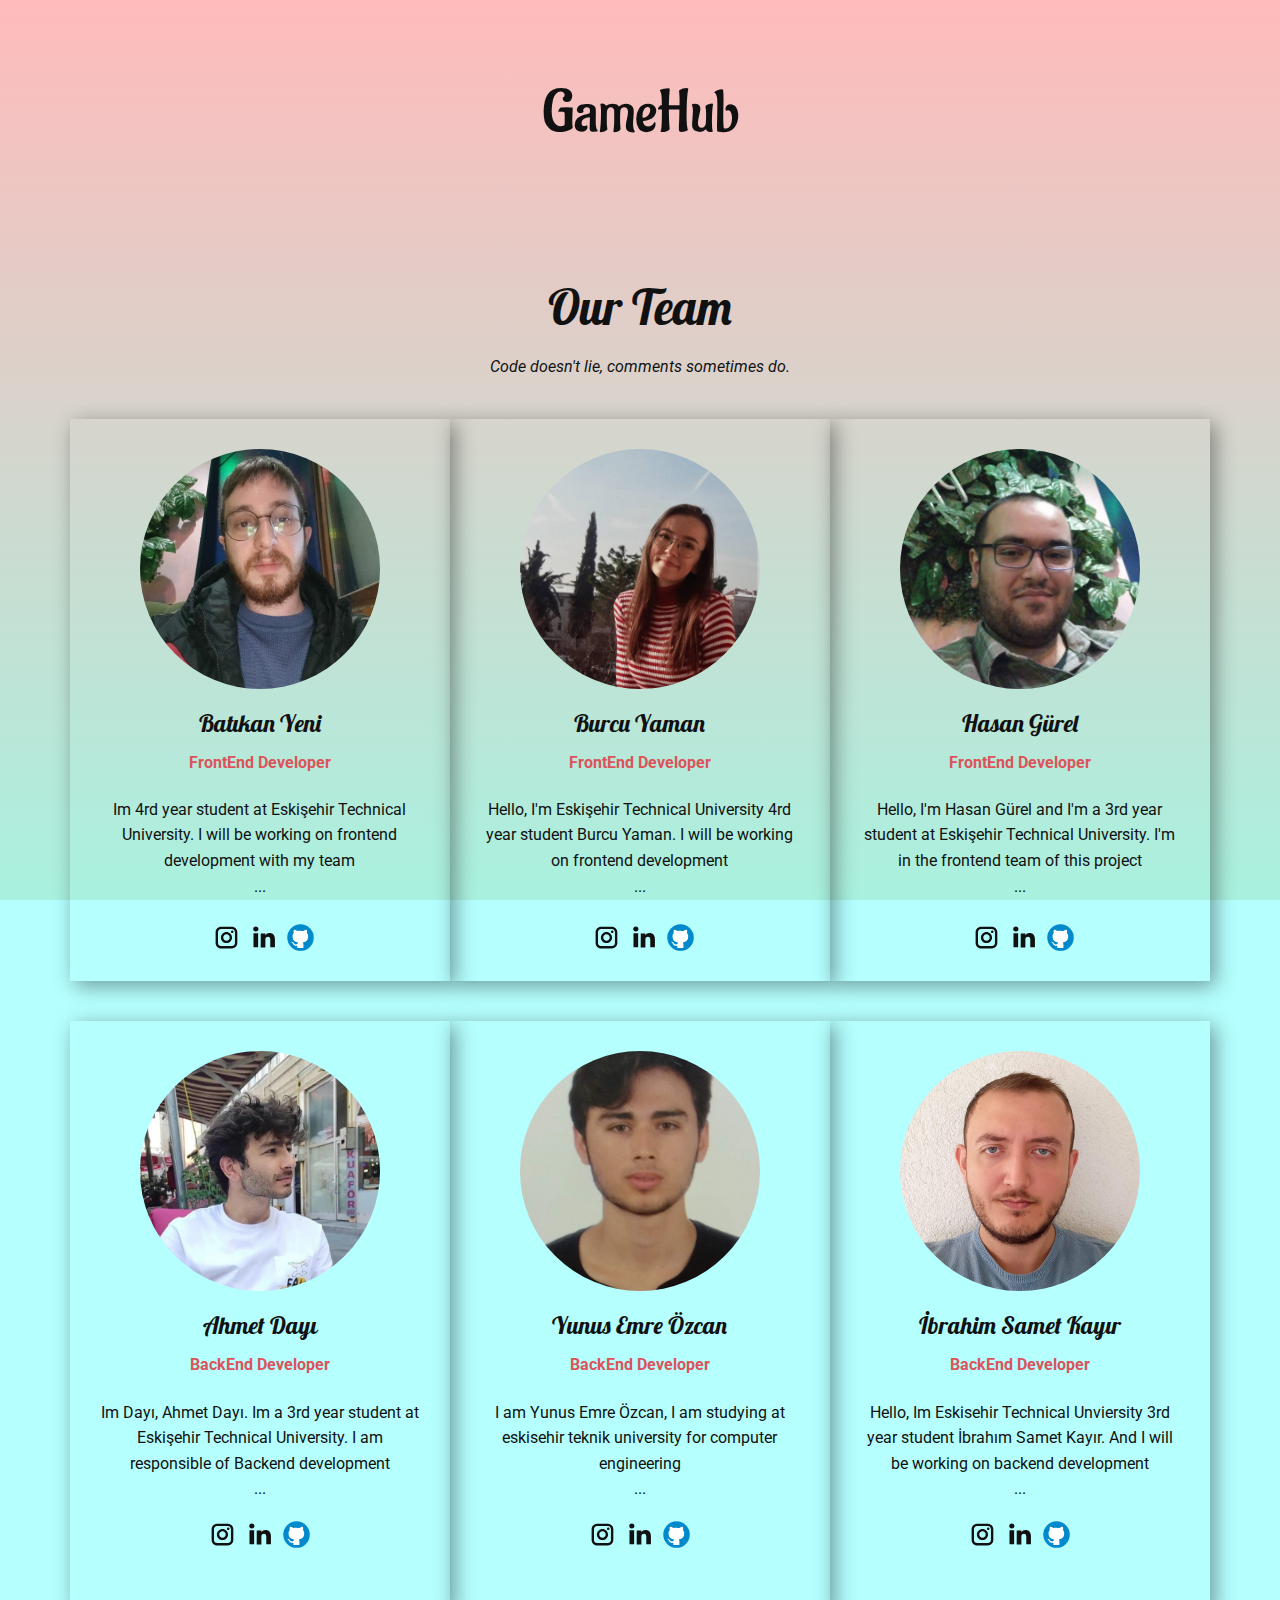
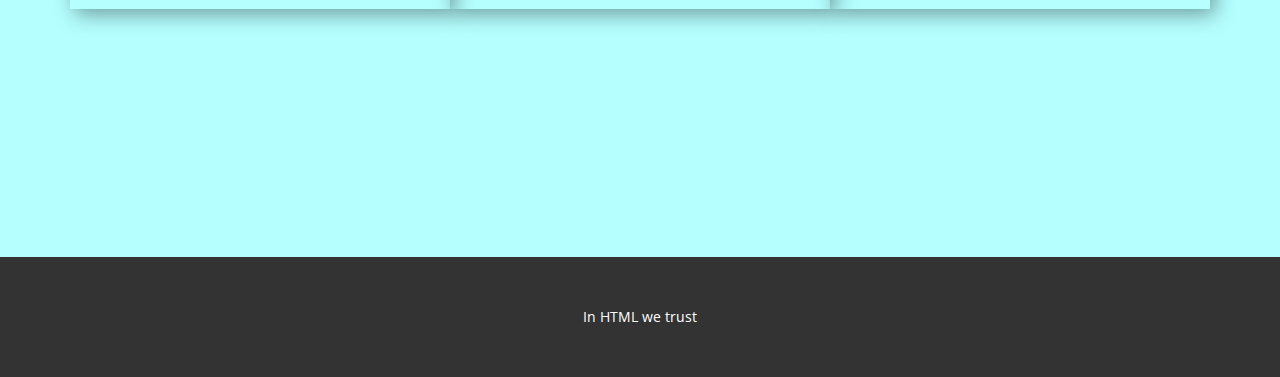
<file: Home.html>
<!DOCTYPE html>
<html style="font-size: 16px" lang="en">
  <head>
    <meta name="viewport" content="width=device-width, initial-scale=1.0" />
    <meta charset="utf-8" />
    <meta
      name="keywords"
      content="About Us, Our Project, Batıkan Yeni, Ahmet Dayı, Yunus Emre Özcan, Hasan Gürel, Burcu Yaman, İbrahim Samet Kayır"
    />
    <meta name="description" content="" />
    <title>Home</title>
    <link rel="stylesheet" href="nicepage.css" media="screen" />
    <link rel="stylesheet" href="Home.css" media="screen" />
    <script
      class="u-script"
      type="text/javascript"
      src="jquery.js"
      defer=""
    ></script>
    <script
      class="u-script"
      type="text/javascript"
      src="nicepage.js"
      defer=""
    ></script>
    <meta name="generator" content="Nicepage 4.19.3, nicepage.com" />
    <link
      id="u-theme-google-font"
      rel="stylesheet"
      href="https://fonts.googleapis.com/css?family=Lobster:400|Open+Sans:300,300i,400,400i,500,500i,600,600i,700,700i,800,800i"
    />
    <link
      id="u-page-google-font"
      rel="stylesheet"
      href="https://fonts.googleapis.com/css?family=Roboto:100,100i,300,300i,400,400i,500,500i,700,700i,900,900i|Aladin:400"
    />

    <script type="application/ld+json">
      {
        "@context": "http://schema.org",
        "@type": "Organization",
        "name": ""
      }
    </script>
    <meta name="theme-color" content="#478ac9" />
    <meta property="og:title" content="Home" />
    <meta property="og:type" content="website" />
  </head>
  <body class="u-body u-xl-mode" data-lang="en">
    <header class="u-clearfix u-header" id="sec-ae68">
      <div class="u-clearfix u-sheet u-sheet-1">
        <nav class="u-menu u-menu-one-level u-offcanvas u-menu-1">
          <div
            class="menu-collapse"
            style="font-size: 1rem; letter-spacing: 0px"
          >
            <a
              class="u-button-style u-custom-left-right-menu-spacing u-custom-padding-bottom u-custom-top-bottom-menu-spacing u-nav-link u-text-active-palette-1-base u-text-hover-palette-2-base"
              href="#"
            >
              <svg class="u-svg-link" viewBox="0 0 24 24">
                <use
                  xmlns:xlink="http://www.w3.org/1999/xlink"
                  xlink:href="#menu-hamburger"
                ></use>
              </svg>
              <svg
                class="u-svg-content"
                version="1.1"
                id="menu-hamburger"
                viewBox="0 0 16 16"
                x="0px"
                y="0px"
                xmlns:xlink="http://www.w3.org/1999/xlink"
                xmlns="http://www.w3.org/2000/svg"
              >
                <g>
                  <rect y="1" width="16" height="2"></rect>
                  <rect y="7" width="16" height="2"></rect>
                  <rect y="13" width="16" height="2"></rect>
                </g>
              </svg>
            </a>
          </div>
          <div class="u-custom-menu u-nav-container"></div>
          <div class="u-custom-menu u-nav-container-collapse">
            <div
              class="u-black u-container-style u-inner-container-layout u-opacity u-opacity-95 u-sidenav"
            >
              <div class="u-inner-container-layout u-sidenav-overflow">
                <div class="u-menu-close"></div>
                <ul
                  class="u-align-center u-nav u-popupmenu-items u-unstyled u-nav-1"
                >
                  <li class="u-nav-item">
                    <a class="u-button-style u-nav-link" href="Home.html"
                      >Home</a
                    >
                  </li>
                </ul>
              </div>
            </div>
            <div class="u-black u-menu-overlay u-opacity u-opacity-70"></div>
          </div>
        </nav>
        <h1 class="u-align-center u-custom-font u-text u-text-default u-text-1">
          <br />GameHub<br />
          <br />
        </h1>
      </div>
      <style class="u-sticky-style" data-style-id="bedc">
        .u-sticky-fixed.u-sticky-bedc,
        .u-body.u-sticky-fixed .u-sticky-bedc {
          box-shadow: 5px 5px 20px 0 rgba(0, 0, 0, 0.4) !important;
        }
        .u-sticky-fixed.u-sticky-bedc:before,
        .u-body.u-sticky-fixed .u-sticky-bedc:before {
          borders: top right bottom left !important;
          border-color: #404040 !important;
          border-width: 2px !important;
        }
      </style>
    </header>
    <section class="u-clearfix u-section-1" id="sec-13ab">
      <div class="u-align-left u-clearfix u-sheet u-sheet-1"></div>
    </section>
    <section class="u-align-center u-clearfix u-section-2" id="sec-6caf">
      <div class="u-clearfix u-sheet u-sheet-1">
        <h2 class="u-text u-text-default u-text-1">Our Team</h2>
        <p class="u-text u-text-default u-text-2">
          Code doesn't lie, comments sometimes do.
        </p>
        <div class="u-expanded-width u-list u-list-1">
          <div class="u-repeater u-repeater-1">
            <div
              class="u-align-center u-container-style u-custom-item u-hover-feature u-list-item u-repeater-item u-shape-rectangle u-list-item-1"
            >
              <div
                class="u-container-layout u-similar-container u-valign-top u-container-layout-1"
              >
                <div
                  alt=""
                  class="u-image u-image-circle u-image-1"
                  data-image-width="1232"
                  data-image-height="1640"
                ></div>
                <h4 class="u-align-center u-text u-text-default u-text-3">
                  Batıkan Yeni
                </h4>
                <p class="u-text u-text-default u-text-palette-2-base u-text-4">
                  FrontEnd Developer
                </p>
                <p class="u-text u-text-5">
                  <a
                    class="u-active-none u-border-none u-btn u-button-link u-button-style u-dialog-link u-hover-none u-none u-text-body-color u-btn-1"
                    href="#carousel_9fdb"
                    >Im 4rd year student at Eskişehir Technical University. I
                    will be working on frontend development with my team<br />...
                  </a>
                </p>
                <div
                  class="u-hover-feature u-social-icons u-spacing-10 u-social-icons-1"
                >
                  <a
                    class="u-social-url"
                    target="_blank"
                    href="https://instagram.com/batikannyeni?igshid=YmMyMTA2M2Y="
                    title="Batıkan Instagram"
                    ><span
                      class="u-icon u-icon-circle u-social-icon u-social-instagram u-icon-1"
                    >
                      <svg
                        class="u-svg-link"
                        preserveAspectRatio="xMidYMin slice"
                        viewBox="0 0 112 112"
                        style=""
                      >
                        <use
                          xmlns:xlink="http://www.w3.org/1999/xlink"
                          xlink:href="#svg-4bc0"
                        ></use>
                      </svg>
                      <svg
                        x="0px"
                        y="0px"
                        viewBox="0 0 112 112"
                        id="svg-4bc0"
                        class="u-svg-content"
                      >
                        <path
                          d="M55.9,32.9c-12.8,0-23.2,10.4-23.2,23.2s10.4,23.2,23.2,23.2s23.2-10.4,23.2-23.2S68.7,32.9,55.9,32.9z M55.9,69.4c-7.4,0-13.3-6-13.3-13.3c-0.1-7.4,6-13.3,13.3-13.3s13.3,6,13.3,13.3C69.3,63.5,63.3,69.4,55.9,69.4z"
                        ></path>
                        <path
                          d="M79.7,26.8c-3,0-5.4,2.5-5.4,5.4s2.5,5.4,5.4,5.4c3,0,5.4-2.5,5.4-5.4S82.7,26.8,79.7,26.8z"
                        ></path>
                        <path
                          d="M78.2,11H33.5C21,11,10.8,21.3,10.8,33.7v44.7c0,12.6,10.2,22.8,22.7,22.8h44.7c12.6,0,22.7-10.2,22.7-22.7 V33.7C100.8,21.1,90.6,11,78.2,11z M91,78.4c0,7.1-5.8,12.8-12.8,12.8H33.5c-7.1,0-12.8-5.8-12.8-12.8V33.7 c0-7.1,5.8-12.8,12.8-12.8h44.7c7.1,0,12.8,5.8,12.8,12.8V78.4z"
                        ></path>
                      </svg>
                    </span>
                  </a>
                  <a
                    class="u-social-url"
                    target="_blank"
                    href="https://www.linkedin.com/in/bat%C4%B1kan-yeni-174964252/"
                    title="Batıkan LinkedIn"
                    ><span
                      class="u-icon u-icon-circle u-social-icon u-social-linkedin u-icon-2"
                    >
                      <svg
                        class="u-svg-link"
                        preserveAspectRatio="xMidYMin slice"
                        viewBox="0 0 112 112"
                        style=""
                      >
                        <use
                          xmlns:xlink="http://www.w3.org/1999/xlink"
                          xlink:href="#svg-1cc8"
                        ></use>
                      </svg>
                      <svg
                        x="0px"
                        y="0px"
                        viewBox="0 0 112 112"
                        id="svg-1cc8"
                        class="u-svg-content"
                      >
                        <path
                          d="M33.8,96.8H14.5v-58h19.3V96.8z M24.1,30.9L24.1,30.9c-6.6,0-10.8-4.5-10.8-10.1c0-5.8,4.3-10.1,10.9-10.1 S34.9,15,35.1,20.8C35.1,26.4,30.8,30.9,24.1,30.9z M103.3,96.8H84.1v-31c0-7.8-2.7-13.1-9.8-13.1c-5.3,0-8.5,3.6-9.9,7.1 c-0.6,1.3-0.6,3-0.6,4.8V97H44.5c0,0,0.3-52.6,0-58h19.3v8.2c2.6-3.9,7.2-9.6,17.4-9.6c12.7,0,22.2,8.4,22.2,26.1V96.8z"
                        ></path>
                      </svg>
                    </span>
                  </a>
                  <a
                    class="u-social-url"
                    target="_blank"
                    data-type="Github"
                    title="Batıkan Github"
                    href="https://github.com/batikanyeni"
                    ><span class="u-icon u-social-github u-social-icon u-icon-3"
                      ><svg
                        class="u-svg-link"
                        preserveAspectRatio="xMidYMin slice"
                        viewBox="0 0 112 112"
                        style=""
                      >
                        <use
                          xmlns:xlink="http://www.w3.org/1999/xlink"
                          xlink:href="#svg-fc8e"
                        ></use></svg
                      ><svg
                        class="u-svg-content"
                        viewBox="0 0 112 112"
                        x="0"
                        y="0"
                        id="svg-fc8e"
                      >
                        <circle
                          fill="currentColor"
                          cx="56.1"
                          cy="56.1"
                          r="55"
                        ></circle>
                        <path
                          fill="#FFFFFF"
                          d="M88,51.3c0-5.5-1.9-10.2-5.3-13.7c0.6-1.3,2.3-6.5-0.5-13.5c0,0-4.2-1.4-14,5.3c-4.1-1.1-8.4-1.7-12.7-1.8
	c-4.3,0-8.7,0.6-12.7,1.8c-9.7-6.6-14-5.3-14-5.3c-2.8,7-1,12.2-0.5,13.5C25,41.2,23,45.7,23,51.3c0,19.6,11.9,23.9,23.3,25.2
	c-1.5,1.3-2.8,3.5-3.2,6.8c-3,1.3-10.2,3.6-14.9-4.3c0,0-2.7-4.9-7.8-5.3c0,0-5-0.1-0.4,3.1c0,0,3.3,1.6,5.6,7.5c0,0,3,9.1,17.2,6
	c0,4.3,0.1,8.3,0.1,9.5h25.2c0-1.7,0.1-7.2,0.1-14c0-4.7-1.7-7.9-3.4-9.4C76,75.2,88,70.9,88,51.3z"
                        ></path></svg
                    ></span>
                  </a>
                </div>
              </div>
            </div>
            <div
              class="u-align-center u-container-style u-custom-item u-hover-feature u-list-item u-repeater-item u-shape-round u-list-item-2"
            >
              <div
                class="u-container-layout u-similar-container u-valign-top u-container-layout-2"
              >
                <div
                  alt=""
                  class="u-image u-image-circle u-image-2"
                  data-image-width="1080"
                  data-image-height="1329"
                ></div>
                <h4 class="u-align-center u-text u-text-default u-text-6">
                  Burcu Yaman
                </h4>
                <p class="u-text u-text-default u-text-palette-2-base u-text-7">
                  FrontEnd Developer
                </p>
                <p class="u-text u-text-8">
                  <a
                    class="u-active-none u-border-none u-btn u-button-link u-button-style u-dialog-link u-hover-none u-none u-text-body-color u-btn-2"
                    href="#carousel_a72d"
                    >Hello, I'm Eskişehir Technical University 4rd year student
                    Burcu Yaman. I will be working on frontend development<br />...<br />
                  </a>
                </p>
                <div
                  class="u-hover-feature u-social-icons u-spacing-10 u-social-icons-2"
                >
                  <a
                    class="u-social-url"
                    target="_blank"
                    href="https://instagram.com/bburcuymn?igshid=YmMyMTA2M2Y="
                    title="Burcu instagram"
                    ><span
                      class="u-icon u-icon-circle u-social-icon u-social-instagram u-icon-4"
                      data-animation-name=""
                      data-animation-duration="0"
                      data-animation-delay="0"
                      data-animation-direction=""
                    >
                      <svg
                        class="u-svg-link"
                        preserveAspectRatio="xMidYMin slice"
                        viewBox="0 0 112 112"
                        style=""
                      >
                        <use
                          xmlns:xlink="http://www.w3.org/1999/xlink"
                          xlink:href="#svg-4bc0"
                        ></use>
                      </svg>
                      <svg
                        x="0px"
                        y="0px"
                        viewBox="0 0 112 112"
                        id="svg-4bc0"
                        class="u-svg-content"
                      >
                        <path
                          d="M55.9,32.9c-12.8,0-23.2,10.4-23.2,23.2s10.4,23.2,23.2,23.2s23.2-10.4,23.2-23.2S68.7,32.9,55.9,32.9z M55.9,69.4c-7.4,0-13.3-6-13.3-13.3c-0.1-7.4,6-13.3,13.3-13.3s13.3,6,13.3,13.3C69.3,63.5,63.3,69.4,55.9,69.4z"
                        ></path>
                        <path
                          d="M79.7,26.8c-3,0-5.4,2.5-5.4,5.4s2.5,5.4,5.4,5.4c3,0,5.4-2.5,5.4-5.4S82.7,26.8,79.7,26.8z"
                        ></path>
                        <path
                          d="M78.2,11H33.5C21,11,10.8,21.3,10.8,33.7v44.7c0,12.6,10.2,22.8,22.7,22.8h44.7c12.6,0,22.7-10.2,22.7-22.7 V33.7C100.8,21.1,90.6,11,78.2,11z M91,78.4c0,7.1-5.8,12.8-12.8,12.8H33.5c-7.1,0-12.8-5.8-12.8-12.8V33.7 c0-7.1,5.8-12.8,12.8-12.8h44.7c7.1,0,12.8,5.8,12.8,12.8V78.4z"
                        ></path>
                      </svg>
                    </span>
                  </a>
                  <a
                    class="u-social-url"
                    target="_blank"
                    href="https://www.linkedin.com/in/04burcuyaman"
                    title="Burcu Linkedin"
                    ><span
                      class="u-icon u-icon-circle u-social-icon u-social-linkedin u-icon-5"
                      data-animation-name=""
                      data-animation-duration="0"
                      data-animation-delay="0"
                      data-animation-direction=""
                    >
                      <svg
                        class="u-svg-link"
                        preserveAspectRatio="xMidYMin slice"
                        viewBox="0 0 112 112"
                        style=""
                      >
                        <use
                          xmlns:xlink="http://www.w3.org/1999/xlink"
                          xlink:href="#svg-1cc8"
                        ></use>
                      </svg>
                      <svg
                        x="0px"
                        y="0px"
                        viewBox="0 0 112 112"
                        id="svg-1cc8"
                        class="u-svg-content"
                      >
                        <path
                          d="M33.8,96.8H14.5v-58h19.3V96.8z M24.1,30.9L24.1,30.9c-6.6,0-10.8-4.5-10.8-10.1c0-5.8,4.3-10.1,10.9-10.1 S34.9,15,35.1,20.8C35.1,26.4,30.8,30.9,24.1,30.9z M103.3,96.8H84.1v-31c0-7.8-2.7-13.1-9.8-13.1c-5.3,0-8.5,3.6-9.9,7.1 c-0.6,1.3-0.6,3-0.6,4.8V97H44.5c0,0,0.3-52.6,0-58h19.3v8.2c2.6-3.9,7.2-9.6,17.4-9.6c12.7,0,22.2,8.4,22.2,26.1V96.8z"
                        ></path>
                      </svg>
                    </span>
                  </a>
                  <a
                    class="u-social-url"
                    target="_blank"
                    data-type="Github"
                    title="BurcuGithub"
                    href="https://github.com/bburcuymn"
                    ><span
                      class="u-icon u-social-github u-social-icon u-icon-6"
                      data-animation-name=""
                      data-animation-duration="0"
                      data-animation-delay="0"
                      data-animation-direction=""
                      ><svg
                        class="u-svg-link"
                        preserveAspectRatio="xMidYMin slice"
                        viewBox="0 0 112 112"
                        style=""
                      >
                        <use
                          xmlns:xlink="http://www.w3.org/1999/xlink"
                          xlink:href="#svg-fc8e"
                        ></use></svg
                      ><svg
                        class="u-svg-content"
                        viewBox="0 0 112 112"
                        x="0"
                        y="0"
                        id="svg-fc8e"
                      >
                        <circle
                          fill="currentColor"
                          cx="56.1"
                          cy="56.1"
                          r="55"
                        ></circle>
                        <path
                          fill="#FFFFFF"
                          d="M88,51.3c0-5.5-1.9-10.2-5.3-13.7c0.6-1.3,2.3-6.5-0.5-13.5c0,0-4.2-1.4-14,5.3c-4.1-1.1-8.4-1.7-12.7-1.8
	c-4.3,0-8.7,0.6-12.7,1.8c-9.7-6.6-14-5.3-14-5.3c-2.8,7-1,12.2-0.5,13.5C25,41.2,23,45.7,23,51.3c0,19.6,11.9,23.9,23.3,25.2
	c-1.5,1.3-2.8,3.5-3.2,6.8c-3,1.3-10.2,3.6-14.9-4.3c0,0-2.7-4.9-7.8-5.3c0,0-5-0.1-0.4,3.1c0,0,3.3,1.6,5.6,7.5c0,0,3,9.1,17.2,6
	c0,4.3,0.1,8.3,0.1,9.5h25.2c0-1.7,0.1-7.2,0.1-14c0-4.7-1.7-7.9-3.4-9.4C76,75.2,88,70.9,88,51.3z"
                        ></path></svg
                    ></span>
                  </a>
                </div>
              </div>
            </div>
            <div
              class="u-align-center u-container-style u-custom-item u-hover-feature u-list-item u-repeater-item u-shape-round u-list-item-3"
            >
              <div
                class="u-container-layout u-similar-container u-valign-top u-container-layout-3"
              >
                <div
                  alt=""
                  class="u-image u-image-circle u-image-3"
                  data-image-width="1080"
                  data-image-height="1920"
                ></div>
                <h4 class="u-align-center u-text u-text-default u-text-9">
                  Hasan Gürel
                </h4>
                <p
                  class="u-text u-text-default u-text-palette-2-base u-text-10"
                >
                  FrontEnd Developer
                </p>
                <p class="u-text u-text-11">
                  <a
                    class="u-active-none u-border-none u-btn u-button-link u-button-style u-dialog-link u-hover-none u-none u-text-body-color u-btn-3"
                    href="#carousel_a5d0"
                    >Hello, I'm Hasan Gürel and I'm a 3rd year student at
                    Eskişehir Technical University. I'm in the frontend team of
                    this project<br />...<br />
                  </a>
                </p>
                <div
                  class="u-hover-feature u-social-icons u-spacing-10 u-social-icons-3"
                >
                  <a
                    class="u-social-url"
                    target="_blank"
                    href="https://instagram.com/mrhasangurel?igshid=YmMyMTA2M2Y="
                    title="Hasanınstagram"
                    ><span
                      class="u-icon u-icon-circle u-social-icon u-social-instagram u-icon-7"
                      data-animation-name=""
                      data-animation-duration="0"
                      data-animation-delay="0"
                      data-animation-direction=""
                    >
                      <svg
                        class="u-svg-link"
                        preserveAspectRatio="xMidYMin slice"
                        viewBox="0 0 112 112"
                        style=""
                      >
                        <use
                          xmlns:xlink="http://www.w3.org/1999/xlink"
                          xlink:href="#svg-4bc0"
                        ></use>
                      </svg>
                      <svg
                        x="0px"
                        y="0px"
                        viewBox="0 0 112 112"
                        id="svg-4bc0"
                        class="u-svg-content"
                      >
                        <path
                          d="M55.9,32.9c-12.8,0-23.2,10.4-23.2,23.2s10.4,23.2,23.2,23.2s23.2-10.4,23.2-23.2S68.7,32.9,55.9,32.9z M55.9,69.4c-7.4,0-13.3-6-13.3-13.3c-0.1-7.4,6-13.3,13.3-13.3s13.3,6,13.3,13.3C69.3,63.5,63.3,69.4,55.9,69.4z"
                        ></path>
                        <path
                          d="M79.7,26.8c-3,0-5.4,2.5-5.4,5.4s2.5,5.4,5.4,5.4c3,0,5.4-2.5,5.4-5.4S82.7,26.8,79.7,26.8z"
                        ></path>
                        <path
                          d="M78.2,11H33.5C21,11,10.8,21.3,10.8,33.7v44.7c0,12.6,10.2,22.8,22.7,22.8h44.7c12.6,0,22.7-10.2,22.7-22.7 V33.7C100.8,21.1,90.6,11,78.2,11z M91,78.4c0,7.1-5.8,12.8-12.8,12.8H33.5c-7.1,0-12.8-5.8-12.8-12.8V33.7 c0-7.1,5.8-12.8,12.8-12.8h44.7c7.1,0,12.8,5.8,12.8,12.8V78.4z"
                        ></path>
                      </svg>
                    </span>
                  </a>
                  <a class="u-social-url" target="_blank" href="#"
                    ><span
                      class="u-icon u-icon-circle u-social-icon u-social-linkedin u-icon-8"
                      data-animation-name=""
                      data-animation-duration="0"
                      data-animation-delay="0"
                      data-animation-direction=""
                    >
                      <svg
                        class="u-svg-link"
                        preserveAspectRatio="xMidYMin slice"
                        viewBox="0 0 112 112"
                        style=""
                      >
                        <use
                          xmlns:xlink="http://www.w3.org/1999/xlink"
                          xlink:href="#svg-1cc8"
                        ></use>
                      </svg>
                      <svg
                        x="0px"
                        y="0px"
                        viewBox="0 0 112 112"
                        id="svg-1cc8"
                        class="u-svg-content"
                      >
                        <path
                          d="M33.8,96.8H14.5v-58h19.3V96.8z M24.1,30.9L24.1,30.9c-6.6,0-10.8-4.5-10.8-10.1c0-5.8,4.3-10.1,10.9-10.1 S34.9,15,35.1,20.8C35.1,26.4,30.8,30.9,24.1,30.9z M103.3,96.8H84.1v-31c0-7.8-2.7-13.1-9.8-13.1c-5.3,0-8.5,3.6-9.9,7.1 c-0.6,1.3-0.6,3-0.6,4.8V97H44.5c0,0,0.3-52.6,0-58h19.3v8.2c2.6-3.9,7.2-9.6,17.4-9.6c12.7,0,22.2,8.4,22.2,26.1V96.8z"
                        ></path>
                      </svg>
                    </span>
                  </a>
                  <a
                    class="u-social-url"
                    target="_blank"
                    data-type="Github"
                    title="HasanGithub"
                    href="https://github.com/fullan42"
                    ><span
                      class="u-icon u-social-github u-social-icon u-icon-9"
                      data-animation-name=""
                      data-animation-duration="0"
                      data-animation-delay="0"
                      data-animation-direction=""
                      ><svg
                        class="u-svg-link"
                        preserveAspectRatio="xMidYMin slice"
                        viewBox="0 0 112 112"
                        style=""
                      >
                        <use
                          xmlns:xlink="http://www.w3.org/1999/xlink"
                          xlink:href="#svg-fc8e"
                        ></use></svg
                      ><svg
                        class="u-svg-content"
                        viewBox="0 0 112 112"
                        x="0"
                        y="0"
                        id="svg-fc8e"
                      >
                        <circle
                          fill="currentColor"
                          cx="56.1"
                          cy="56.1"
                          r="55"
                        ></circle>
                        <path
                          fill="#FFFFFF"
                          d="M88,51.3c0-5.5-1.9-10.2-5.3-13.7c0.6-1.3,2.3-6.5-0.5-13.5c0,0-4.2-1.4-14,5.3c-4.1-1.1-8.4-1.7-12.7-1.8
	c-4.3,0-8.7,0.6-12.7,1.8c-9.7-6.6-14-5.3-14-5.3c-2.8,7-1,12.2-0.5,13.5C25,41.2,23,45.7,23,51.3c0,19.6,11.9,23.9,23.3,25.2
	c-1.5,1.3-2.8,3.5-3.2,6.8c-3,1.3-10.2,3.6-14.9-4.3c0,0-2.7-4.9-7.8-5.3c0,0-5-0.1-0.4,3.1c0,0,3.3,1.6,5.6,7.5c0,0,3,9.1,17.2,6
	c0,4.3,0.1,8.3,0.1,9.5h25.2c0-1.7,0.1-7.2,0.1-14c0-4.7-1.7-7.9-3.4-9.4C76,75.2,88,70.9,88,51.3z"
                        ></path></svg
                    ></span>
                  </a>
                </div>
              </div>
            </div>
          </div>
        </div>
        <div class="u-expanded-width u-list u-list-2">
          <div class="u-repeater u-repeater-2">
            <div
              class="u-align-center u-container-style u-hover-feature u-list-item u-repeater-item u-shape-round u-list-item-4"
            >
              <div
                class="u-container-layout u-similar-container u-container-layout-4"
              >
                <div
                  alt=""
                  class="u-image u-image-circle u-image-4"
                  data-image-width="604"
                  data-image-height="661"
                ></div>
                <h4 class="u-align-center u-text u-text-default u-text-12">
                  Ahmet Dayı
                </h4>
                <p
                  class="u-text u-text-default u-text-palette-2-base u-text-13"
                >
                  BackEnd Developer
                </p>
                <p class="u-text u-text-14">
                  <a
                    class="u-active-none u-border-none u-btn u-button-link u-button-style u-dialog-link u-hover-none u-none u-text-body-color u-btn-4"
                    href="#carousel_1a5b"
                    >Im Dayı, Ahmet Dayı. Im a 3rd year student at Eskişehir
                    Technical University. I am responsible of Backend
                    development<br />...<br />
                  </a>
                </p>
                <div
                  class="u-hover-feature u-social-icons u-spacing-10 u-social-icons-4"
                >
                  <a
                    class="u-social-url"
                    target="_blank"
                    href="https://instagram.com/dayiahmett?igshid=YmMyMTA2M2Y="
                    title="Ahmet Instagram"
                    ><span
                      class="u-icon u-icon-circle u-social-icon u-social-instagram u-icon-10"
                    >
                      <svg
                        class="u-svg-link"
                        preserveAspectRatio="xMidYMin slice"
                        viewBox="0 0 112 112"
                        style=""
                      >
                        <use
                          xmlns:xlink="http://www.w3.org/1999/xlink"
                          xlink:href="#svg-afc9"
                        ></use>
                      </svg>
                      <svg
                        x="0px"
                        y="0px"
                        viewBox="0 0 112 112"
                        id="svg-afc9"
                        class="u-svg-content"
                      >
                        <path
                          d="M55.9,32.9c-12.8,0-23.2,10.4-23.2,23.2s10.4,23.2,23.2,23.2s23.2-10.4,23.2-23.2S68.7,32.9,55.9,32.9z M55.9,69.4c-7.4,0-13.3-6-13.3-13.3c-0.1-7.4,6-13.3,13.3-13.3s13.3,6,13.3,13.3C69.3,63.5,63.3,69.4,55.9,69.4z"
                        ></path>
                        <path
                          d="M79.7,26.8c-3,0-5.4,2.5-5.4,5.4s2.5,5.4,5.4,5.4c3,0,5.4-2.5,5.4-5.4S82.7,26.8,79.7,26.8z"
                        ></path>
                        <path
                          d="M78.2,11H33.5C21,11,10.8,21.3,10.8,33.7v44.7c0,12.6,10.2,22.8,22.7,22.8h44.7c12.6,0,22.7-10.2,22.7-22.7 V33.7C100.8,21.1,90.6,11,78.2,11z M91,78.4c0,7.1-5.8,12.8-12.8,12.8H33.5c-7.1,0-12.8-5.8-12.8-12.8V33.7 c0-7.1,5.8-12.8,12.8-12.8h44.7c7.1,0,12.8,5.8,12.8,12.8V78.4z"
                        ></path>
                      </svg>
                    </span>
                  </a>
                  <a
                    class="u-social-url"
                    target="_blank"
                    href="www.linkedin.com/in/ahmetdayi4543"
                    title="Ahmet LınkedIn"
                    ><span
                      class="u-icon u-icon-circle u-social-icon u-social-linkedin u-icon-11"
                    >
                      <svg
                        class="u-svg-link"
                        preserveAspectRatio="xMidYMin slice"
                        viewBox="0 0 112 112"
                        style=""
                      >
                        <use
                          xmlns:xlink="http://www.w3.org/1999/xlink"
                          xlink:href="#svg-26a6"
                        ></use>
                      </svg>
                      <svg
                        x="0px"
                        y="0px"
                        viewBox="0 0 112 112"
                        id="svg-26a6"
                        class="u-svg-content"
                      >
                        <path
                          d="M33.8,96.8H14.5v-58h19.3V96.8z M24.1,30.9L24.1,30.9c-6.6,0-10.8-4.5-10.8-10.1c0-5.8,4.3-10.1,10.9-10.1 S34.9,15,35.1,20.8C35.1,26.4,30.8,30.9,24.1,30.9z M103.3,96.8H84.1v-31c0-7.8-2.7-13.1-9.8-13.1c-5.3,0-8.5,3.6-9.9,7.1 c-0.6,1.3-0.6,3-0.6,4.8V97H44.5c0,0,0.3-52.6,0-58h19.3v8.2c2.6-3.9,7.2-9.6,17.4-9.6c12.7,0,22.2,8.4,22.2,26.1V96.8z"
                        ></path>
                      </svg>
                    </span>
                  </a>
                  <a
                    class="u-social-url"
                    target="_blank"
                    data-type="Github"
                    title="Ahmet Github"
                    href="https://github.com/ahmetdayi"
                    ><span
                      class="u-icon u-social-github u-social-icon u-icon-12"
                      ><svg
                        class="u-svg-link"
                        preserveAspectRatio="xMidYMin slice"
                        viewBox="0 0 112 112"
                        style=""
                      >
                        <use
                          xmlns:xlink="http://www.w3.org/1999/xlink"
                          xlink:href="#svg-065e"
                        ></use></svg
                      ><svg
                        class="u-svg-content"
                        viewBox="0 0 112 112"
                        x="0"
                        y="0"
                        id="svg-065e"
                      >
                        <circle
                          fill="currentColor"
                          cx="56.1"
                          cy="56.1"
                          r="55"
                        ></circle>
                        <path
                          fill="#FFFFFF"
                          d="M88,51.3c0-5.5-1.9-10.2-5.3-13.7c0.6-1.3,2.3-6.5-0.5-13.5c0,0-4.2-1.4-14,5.3c-4.1-1.1-8.4-1.7-12.7-1.8
	c-4.3,0-8.7,0.6-12.7,1.8c-9.7-6.6-14-5.3-14-5.3c-2.8,7-1,12.2-0.5,13.5C25,41.2,23,45.7,23,51.3c0,19.6,11.9,23.9,23.3,25.2
	c-1.5,1.3-2.8,3.5-3.2,6.8c-3,1.3-10.2,3.6-14.9-4.3c0,0-2.7-4.9-7.8-5.3c0,0-5-0.1-0.4,3.1c0,0,3.3,1.6,5.6,7.5c0,0,3,9.1,17.2,6
	c0,4.3,0.1,8.3,0.1,9.5h25.2c0-1.7,0.1-7.2,0.1-14c0-4.7-1.7-7.9-3.4-9.4C76,75.2,88,70.9,88,51.3z"
                        ></path></svg
                    ></span>
                  </a>
                </div>
              </div>
            </div>
            <div
              class="u-align-center u-container-style u-hover-feature u-list-item u-repeater-item u-shape-round u-list-item-5"
            >
              <div
                class="u-container-layout u-similar-container u-container-layout-5"
              >
                <div
                  alt=""
                  class="u-image u-image-circle u-image-5"
                  data-image-width="1154"
                  data-image-height="1600"
                ></div>
                <h4 class="u-align-center u-text u-text-default u-text-15">
                  Yunus Emre Özcan
                </h4>
                <p
                  class="u-text u-text-default u-text-palette-2-base u-text-16"
                >
                  BackEnd Developer
                </p>
                <p class="u-text u-text-17">
                  <a
                    class="u-active-none u-border-none u-btn u-button-link u-button-style u-dialog-link u-hover-none u-none u-text-body-color u-btn-5"
                    href="#carousel_99e9"
                    >I am Yunus Emre Özcan, I am studying at eskisehir teknik
                    university for computer engineering<br />...
                  </a>
                </p>
                <div
                  class="u-hover-feature u-social-icons u-spacing-10 u-social-icons-5"
                >
                  <a
                    class="u-social-url"
                    target="_blank"
                    href="https://instagram.com/yunusemreozcan26?igshid=YmMyMTA2M2Y="
                    title="YunusEmre Instagram"
                    ><span
                      class="u-icon u-icon-circle u-social-icon u-social-instagram u-icon-13"
                      data-animation-name=""
                      data-animation-duration="0"
                      data-animation-delay="0"
                      data-animation-direction=""
                    >
                      <svg
                        class="u-svg-link"
                        preserveAspectRatio="xMidYMin slice"
                        viewBox="0 0 112 112"
                        style=""
                      >
                        <use
                          xmlns:xlink="http://www.w3.org/1999/xlink"
                          xlink:href="#svg-d931"
                        ></use>
                      </svg>
                      <svg
                        x="0px"
                        y="0px"
                        viewBox="0 0 112 112"
                        id="svg-d931"
                        class="u-svg-content"
                      >
                        <path
                          d="M55.9,32.9c-12.8,0-23.2,10.4-23.2,23.2s10.4,23.2,23.2,23.2s23.2-10.4,23.2-23.2S68.7,32.9,55.9,32.9z M55.9,69.4c-7.4,0-13.3-6-13.3-13.3c-0.1-7.4,6-13.3,13.3-13.3s13.3,6,13.3,13.3C69.3,63.5,63.3,69.4,55.9,69.4z"
                        ></path>
                        <path
                          d="M79.7,26.8c-3,0-5.4,2.5-5.4,5.4s2.5,5.4,5.4,5.4c3,0,5.4-2.5,5.4-5.4S82.7,26.8,79.7,26.8z"
                        ></path>
                        <path
                          d="M78.2,11H33.5C21,11,10.8,21.3,10.8,33.7v44.7c0,12.6,10.2,22.8,22.7,22.8h44.7c12.6,0,22.7-10.2,22.7-22.7 V33.7C100.8,21.1,90.6,11,78.2,11z M91,78.4c0,7.1-5.8,12.8-12.8,12.8H33.5c-7.1,0-12.8-5.8-12.8-12.8V33.7 c0-7.1,5.8-12.8,12.8-12.8h44.7c7.1,0,12.8,5.8,12.8,12.8V78.4z"
                        ></path>
                      </svg>
                    </span>
                  </a>
                  <a
                    class="u-social-url"
                    target="_blank"
                    href="https://www.linkedin.com/in/yunus-emre-%C3%B6zcan/"
                    title="YunusEmre LinkedIn"
                    ><span
                      class="u-icon u-icon-circle u-social-icon u-social-linkedin u-icon-14"
                      data-animation-name=""
                      data-animation-duration="0"
                      data-animation-delay="0"
                      data-animation-direction=""
                    >
                      <svg
                        class="u-svg-link"
                        preserveAspectRatio="xMidYMin slice"
                        viewBox="0 0 112 112"
                        style=""
                      >
                        <use
                          xmlns:xlink="http://www.w3.org/1999/xlink"
                          xlink:href="#svg-59d3"
                        ></use>
                      </svg>
                      <svg
                        x="0px"
                        y="0px"
                        viewBox="0 0 112 112"
                        id="svg-59d3"
                        class="u-svg-content"
                      >
                        <path
                          d="M33.8,96.8H14.5v-58h19.3V96.8z M24.1,30.9L24.1,30.9c-6.6,0-10.8-4.5-10.8-10.1c0-5.8,4.3-10.1,10.9-10.1 S34.9,15,35.1,20.8C35.1,26.4,30.8,30.9,24.1,30.9z M103.3,96.8H84.1v-31c0-7.8-2.7-13.1-9.8-13.1c-5.3,0-8.5,3.6-9.9,7.1 c-0.6,1.3-0.6,3-0.6,4.8V97H44.5c0,0,0.3-52.6,0-58h19.3v8.2c2.6-3.9,7.2-9.6,17.4-9.6c12.7,0,22.2,8.4,22.2,26.1V96.8z"
                        ></path>
                      </svg>
                    </span>
                  </a>
                  <a
                    class="u-social-url"
                    target="_blank"
                    data-type="Github"
                    title="YunusEmreGithub"
                    href="https://github.com/OopsSorryy"
                    ><span
                      class="u-icon u-social-github u-social-icon u-icon-15"
                      data-animation-name=""
                      data-animation-duration="0"
                      data-animation-delay="0"
                      data-animation-direction=""
                      ><svg
                        class="u-svg-link"
                        preserveAspectRatio="xMidYMin slice"
                        viewBox="0 0 112 112"
                        style=""
                      >
                        <use
                          xmlns:xlink="http://www.w3.org/1999/xlink"
                          xlink:href="#svg-065e"
                        ></use></svg
                      ><svg
                        class="u-svg-content"
                        viewBox="0 0 112 112"
                        x="0"
                        y="0"
                        id="svg-065e"
                      >
                        <circle
                          fill="currentColor"
                          cx="56.1"
                          cy="56.1"
                          r="55"
                        ></circle>
                        <path
                          fill="#FFFFFF"
                          d="M88,51.3c0-5.5-1.9-10.2-5.3-13.7c0.6-1.3,2.3-6.5-0.5-13.5c0,0-4.2-1.4-14,5.3c-4.1-1.1-8.4-1.7-12.7-1.8
	c-4.3,0-8.7,0.6-12.7,1.8c-9.7-6.6-14-5.3-14-5.3c-2.8,7-1,12.2-0.5,13.5C25,41.2,23,45.7,23,51.3c0,19.6,11.9,23.9,23.3,25.2
	c-1.5,1.3-2.8,3.5-3.2,6.8c-3,1.3-10.2,3.6-14.9-4.3c0,0-2.7-4.9-7.8-5.3c0,0-5-0.1-0.4,3.1c0,0,3.3,1.6,5.6,7.5c0,0,3,9.1,17.2,6
	c0,4.3,0.1,8.3,0.1,9.5h25.2c0-1.7,0.1-7.2,0.1-14c0-4.7-1.7-7.9-3.4-9.4C76,75.2,88,70.9,88,51.3z"
                        ></path></svg
                    ></span>
                  </a>
                </div>
              </div>
            </div>
            <div
              class="u-align-center u-container-style u-hover-feature u-list-item u-repeater-item u-shape-round u-list-item-6"
            >
              <div
                class="u-container-layout u-similar-container u-container-layout-6"
              >
                <div
                  alt=""
                  class="u-image u-image-circle u-image-6"
                  data-image-width="1536"
                  data-image-height="2048"
                ></div>
                <h4 class="u-align-center u-text u-text-default u-text-18">
                  İbrahim Samet Kayır
                </h4>
                <p
                  class="u-text u-text-default u-text-palette-2-base u-text-19"
                >
                  BackEnd Developer
                </p>
                <p class="u-text u-text-20">
                  <a
                    class="u-active-none u-border-none u-btn u-button-link u-button-style u-dialog-link u-hover-none u-none u-text-body-color u-btn-6"
                    href="#sec-cf12"
                    >Hello, Im Eskisehir Technical Unviersity 3rd year student
                    İbrahım Samet Kayır. And I will be working on backend
                    development<br />...<br />
                  </a>
                </p>
                <div
                  class="u-hover-feature u-social-icons u-spacing-10 u-social-icons-6"
                >
                  <a class="u-social-url" target="_blank" href=""
                    ><span
                      class="u-icon u-icon-circle u-social-icon u-social-instagram u-icon-16"
                      data-animation-name=""
                      data-animation-duration="0"
                      data-animation-delay="0"
                      data-animation-direction=""
                    >
                      <svg
                        class="u-svg-link"
                        preserveAspectRatio="xMidYMin slice"
                        viewBox="0 0 112 112"
                        style=""
                      >
                        <use
                          xmlns:xlink="http://www.w3.org/1999/xlink"
                          xlink:href="#svg-4013"
                        ></use>
                      </svg>
                      <svg
                        x="0px"
                        y="0px"
                        viewBox="0 0 112 112"
                        id="svg-4013"
                        class="u-svg-content"
                      >
                        <path
                          d="M55.9,32.9c-12.8,0-23.2,10.4-23.2,23.2s10.4,23.2,23.2,23.2s23.2-10.4,23.2-23.2S68.7,32.9,55.9,32.9z M55.9,69.4c-7.4,0-13.3-6-13.3-13.3c-0.1-7.4,6-13.3,13.3-13.3s13.3,6,13.3,13.3C69.3,63.5,63.3,69.4,55.9,69.4z"
                        ></path>
                        <path
                          d="M79.7,26.8c-3,0-5.4,2.5-5.4,5.4s2.5,5.4,5.4,5.4c3,0,5.4-2.5,5.4-5.4S82.7,26.8,79.7,26.8z"
                        ></path>
                        <path
                          d="M78.2,11H33.5C21,11,10.8,21.3,10.8,33.7v44.7c0,12.6,10.2,22.8,22.7,22.8h44.7c12.6,0,22.7-10.2,22.7-22.7 V33.7C100.8,21.1,90.6,11,78.2,11z M91,78.4c0,7.1-5.8,12.8-12.8,12.8H33.5c-7.1,0-12.8-5.8-12.8-12.8V33.7 c0-7.1,5.8-12.8,12.8-12.8h44.7c7.1,0,12.8,5.8,12.8,12.8V78.4z"
                        ></path>
                      </svg>
                    </span>
                  </a>
                  <a
                    class="u-social-url"
                    target="_blank"
                    href="https://www.linkedin.com/in/ibrahim-samet-kay%C4%B1r-634b0a253"
                    title="sametLınkedIn"
                    ><span
                      class="u-icon u-icon-circle u-social-icon u-social-linkedin u-icon-17"
                      data-animation-name=""
                      data-animation-duration="0"
                      data-animation-delay="0"
                      data-animation-direction=""
                    >
                      <svg
                        class="u-svg-link"
                        preserveAspectRatio="xMidYMin slice"
                        viewBox="0 0 112 112"
                        style=""
                      >
                        <use
                          xmlns:xlink="http://www.w3.org/1999/xlink"
                          xlink:href="#svg-375b"
                        ></use>
                      </svg>
                      <svg
                        x="0px"
                        y="0px"
                        viewBox="0 0 112 112"
                        id="svg-375b"
                        class="u-svg-content"
                      >
                        <path
                          d="M33.8,96.8H14.5v-58h19.3V96.8z M24.1,30.9L24.1,30.9c-6.6,0-10.8-4.5-10.8-10.1c0-5.8,4.3-10.1,10.9-10.1 S34.9,15,35.1,20.8C35.1,26.4,30.8,30.9,24.1,30.9z M103.3,96.8H84.1v-31c0-7.8-2.7-13.1-9.8-13.1c-5.3,0-8.5,3.6-9.9,7.1 c-0.6,1.3-0.6,3-0.6,4.8V97H44.5c0,0,0.3-52.6,0-58h19.3v8.2c2.6-3.9,7.2-9.6,17.4-9.6c12.7,0,22.2,8.4,22.2,26.1V96.8z"
                        ></path>
                      </svg>
                    </span>
                  </a>
                  <a
                    class="u-social-url"
                    target="_blank"
                    data-type="Github"
                    title="SametGithub"
                    href="https://github.com/samet-k06"
                    ><span
                      class="u-icon u-social-github u-social-icon u-icon-18"
                      data-animation-name=""
                      data-animation-duration="0"
                      data-animation-delay="0"
                      data-animation-direction=""
                      ><svg
                        class="u-svg-link"
                        preserveAspectRatio="xMidYMin slice"
                        viewBox="0 0 112 112"
                        style=""
                      >
                        <use
                          xmlns:xlink="http://www.w3.org/1999/xlink"
                          xlink:href="#svg-065e"
                        ></use></svg
                      ><svg
                        class="u-svg-content"
                        viewBox="0 0 112 112"
                        x="0"
                        y="0"
                        id="svg-065e"
                      >
                        <circle
                          fill="currentColor"
                          cx="56.1"
                          cy="56.1"
                          r="55"
                        ></circle>
                        <path
                          fill="#FFFFFF"
                          d="M88,51.3c0-5.5-1.9-10.2-5.3-13.7c0.6-1.3,2.3-6.5-0.5-13.5c0,0-4.2-1.4-14,5.3c-4.1-1.1-8.4-1.7-12.7-1.8
	c-4.3,0-8.7,0.6-12.7,1.8c-9.7-6.6-14-5.3-14-5.3c-2.8,7-1,12.2-0.5,13.5C25,41.2,23,45.7,23,51.3c0,19.6,11.9,23.9,23.3,25.2
	c-1.5,1.3-2.8,3.5-3.2,6.8c-3,1.3-10.2,3.6-14.9-4.3c0,0-2.7-4.9-7.8-5.3c0,0-5-0.1-0.4,3.1c0,0,3.3,1.6,5.6,7.5c0,0,3,9.1,17.2,6
	c0,4.3,0.1,8.3,0.1,9.5h25.2c0-1.7,0.1-7.2,0.1-14c0-4.7-1.7-7.9-3.4-9.4C76,75.2,88,70.9,88,51.3z"
                        ></path></svg
                    ></span>
                  </a>
                </div>
              </div>
            </div>
          </div>
        </div>
      </div>
    </section>

    <footer
      class="u-align-center u-clearfix u-footer u-grey-80 u-footer"
      id="sec-b4ac"
    >
      <div class="u-clearfix u-sheet u-sheet-1">
        <p class="u-small-text u-text u-text-variant u-text-1">
          In HTML we trust
        </p>
      </div>
    </footer>

    <section
      class="u-align-center u-black u-clearfix u-container-style u-dialog-block u-opacity u-opacity-70 u-valign-middle-lg u-valign-middle-xl u-dialog-section-5"
      id="sec-cf12"
    >
      <div
        class="u-container-style u-dialog u-gradient u-radius-10 u-shape-round u-dialog-1"
      >
        <div class="u-container-layout u-container-layout-1">
          <div
            alt=""
            class="u-align-left u-image u-image-circle u-image-1"
            data-image-width="1536"
            data-image-height="2048"
          ></div>
          <div
            class="u-align-center u-container-style u-expanded-width-sm u-expanded-width-xs u-group u-shape-rectangle u-group-1"
          >
            <div class="u-container-layout u-valign-top u-container-layout-2">
              <h3 class="u-text u-text-1">About Me</h3>
              <p class="u-text u-text-2">
                Hello, I'm İbrahim Samet Kayır. 4th year student from Eskişehir
                Technical University. Currently working with Java bu also
                interested in Phyton and C++ and want to develop my skills on
                them.
              </p>
            </div>
          </div>
        </div>
        <button class="u-dialog-close-button u-icon u-text-grey-50 u-icon-1">
          <svg
            class="u-svg-link"
            preserveAspectRatio="xMidYMin slice"
            viewBox="0 0 409.806 409.806"
            style=""
          >
            <use
              xmlns:xlink="http://www.w3.org/1999/xlink"
              xlink:href="#svg-4e2d"
            ></use>
          </svg>
          <svg
            xmlns="http://www.w3.org/2000/svg"
            xmlns:xlink="http://www.w3.org/1999/xlink"
            version="1.1"
            xml:space="preserve"
            class="u-svg-content"
            viewBox="0 0 409.806 409.806"
            x="0px"
            y="0px"
            id="svg-4e2d"
            style="enable-background: new 0 0 409.806 409.806"
          >
            <g>
              <g>
                <path
                  d="M228.929,205.01L404.596,29.343c6.78-6.548,6.968-17.352,0.42-24.132c-6.548-6.78-17.352-6.968-24.132-0.42    c-0.142,0.137-0.282,0.277-0.42,0.42L204.796,180.878L29.129,5.21c-6.78-6.548-17.584-6.36-24.132,0.42    c-6.388,6.614-6.388,17.099,0,23.713L180.664,205.01L4.997,380.677c-6.663,6.664-6.663,17.468,0,24.132    c6.664,6.662,17.468,6.662,24.132,0l175.667-175.667l175.667,175.667c6.78,6.548,17.584,6.36,24.132-0.42    c6.387-6.614,6.387-17.099,0-23.712L228.929,205.01z"
                ></path>
              </g>
            </g>
          </svg>
        </button>
      </div>
    </section>
    <style>
      .u-dialog-section-5 {
        min-height: 777px;
      }

      .u-dialog-section-5 .u-dialog-1 {
        width: 800px;
        min-height: 434px;
        background-image: linear-gradient(#a9f1df, #ffbbbb);
        margin: 60px auto;
      }

      .u-dialog-section-5 .u-container-layout-1 {
        padding: 30px;
      }

      .u-dialog-section-5 .u-image-1 {
        width: 295px;
        height: 295px;
        background-image: url('images/WhatsAppImage2022-10-15at16.18.37.jpeg');
        background-position: 50% 50%;
        margin: 40px auto 0 0;
      }

      .u-dialog-section-5 .u-group-1 {
        min-height: 342px;
        width: 429px;
        height: auto;
        margin: -318px 0 0 auto;
      }

      .u-dialog-section-5 .u-container-layout-2 {
        padding: 30px;
      }

      .u-dialog-section-5 .u-text-1 {
        margin: 0;
      }

      .u-dialog-section-5 .u-text-2 {
        margin: 30px 0 0;
      }

      .u-dialog-section-5 .u-icon-1 {
        width: 16px;
        height: 16px;
        left: auto;
        top: 14px;
        position: absolute;
        right: 14px;
      }

      @media (max-width: 1199px) {
        .u-dialog-section-5 .u-group-1 {
          width: 429px;
          margin-top: -318px;
          margin-right: 0;
          height: auto;
        }
      }

      @media (max-width: 991px) {
        .u-dialog-section-5 {
          min-height: 826px;
        }

        .u-dialog-section-5 .u-dialog-1 {
          width: 720px;
          min-height: 403px;
          height: auto;
        }

        .u-dialog-section-5 .u-group-1 {
          width: 379px;
          margin-top: -341px;
        }
      }

      @media (max-width: 767px) {
        .u-dialog-section-5 {
          min-height: 1032px;
        }

        .u-dialog-section-5 .u-dialog-1 {
          width: 540px;
          min-height: 761px;
        }

        .u-dialog-section-5 .u-container-layout-1 {
          padding-top: 45px;
        }

        .u-dialog-section-5 .u-image-1 {
          width: 369px;
          height: 369px;
          margin-right: 0;
        }

        .u-dialog-section-5 .u-group-1 {
          min-height: 308px;
          margin-top: 1px;
          margin-right: initial;
          margin-left: initial;
          width: auto;
        }

        .u-dialog-section-5 .u-container-layout-2 {
          padding-left: 10px;
          padding-right: 10px;
        }
      }

      @media (max-width: 575px) {
        .u-dialog-section-5 .u-dialog-1 {
          width: 340px;
          min-height: 675px;
        }

        .u-dialog-section-5 .u-container-layout-1 {
          padding-left: 20px;
          padding-right: 20px;
        }

        .u-dialog-section-5 .u-image-1 {
          width: 252px;
          height: 252px;
        }

        .u-dialog-section-5 .u-group-1 {
          margin-top: 20px;
          width: auto;
          margin-right: initial;
          margin-left: initial;
        }
      }
    </style>
    <section
      class="u-align-center u-black u-clearfix u-container-style u-dialog-block u-opacity u-opacity-70 u-valign-middle-lg u-valign-middle-xl u-dialog-section-6"
      id="carousel_9fdb"
    >
      <div
        class="u-container-style u-dialog u-gradient u-radius-10 u-shape-round u-dialog-1"
      >
        <div class="u-container-layout u-container-layout-1">
          <div
            alt=""
            class="u-align-left u-image u-image-circle u-image-1"
            data-image-width="1232"
            data-image-height="1640"
          ></div>
          <div
            class="u-align-center u-container-style u-expanded-width-sm u-expanded-width-xs u-group u-shape-rectangle u-group-1"
          >
            <div class="u-container-layout u-valign-top u-container-layout-2">
              <h3 class="u-text u-text-1">About Me</h3>
              <p class="u-text u-text-2">
                Hello, I'm Eskişehir Technical University 4th year student
                Batıkan Yeni. In my education I have mostly worked with
                java,python and javascript.<br />&nbsp;I want to develop myself
                in useage of both frontend and backend techlonogies. Right now
                I'm studying on react.<br />
              </p>
            </div>
          </div>
        </div>
        <button class="u-dialog-close-button u-icon u-text-grey-50 u-icon-1">
          <svg
            class="u-svg-link"
            preserveAspectRatio="xMidYMin slice"
            viewBox="0 0 409.806 409.806"
            style=""
          >
            <use
              xmlns:xlink="http://www.w3.org/1999/xlink"
              xlink:href="#svg-4e2d"
            ></use>
          </svg>
          <svg
            xmlns="http://www.w3.org/2000/svg"
            xmlns:xlink="http://www.w3.org/1999/xlink"
            version="1.1"
            xml:space="preserve"
            class="u-svg-content"
            viewBox="0 0 409.806 409.806"
            x="0px"
            y="0px"
            id="svg-4e2d"
            style="enable-background: new 0 0 409.806 409.806"
          >
            <g>
              <g>
                <path
                  d="M228.929,205.01L404.596,29.343c6.78-6.548,6.968-17.352,0.42-24.132c-6.548-6.78-17.352-6.968-24.132-0.42    c-0.142,0.137-0.282,0.277-0.42,0.42L204.796,180.878L29.129,5.21c-6.78-6.548-17.584-6.36-24.132,0.42    c-6.388,6.614-6.388,17.099,0,23.713L180.664,205.01L4.997,380.677c-6.663,6.664-6.663,17.468,0,24.132    c6.664,6.662,17.468,6.662,24.132,0l175.667-175.667l175.667,175.667c6.78,6.548,17.584,6.36,24.132-0.42    c6.387-6.614,6.387-17.099,0-23.712L228.929,205.01z"
                ></path>
              </g>
            </g>
          </svg>
        </button>
      </div>
    </section>
    <style>
      .u-dialog-section-6 {
        min-height: 777px;
      }

      .u-dialog-section-6 .u-dialog-1 {
        width: 800px;
        min-height: 434px;
        background-image: linear-gradient(#a9f1df, #ffbbbb);
        margin: 60px auto;
      }

      .u-dialog-section-6 .u-container-layout-1 {
        padding: 30px;
      }

      .u-dialog-section-6 .u-image-1 {
        width: 295px;
        height: 295px;
        background-image: url('images/WhatsAppImage2022-10-16at13.47.03.jpeg');
        background-position: 50% 50%;
        margin: 40px auto 0 0;
      }

      .u-dialog-section-6 .u-group-1 {
        min-height: 342px;
        width: 429px;
        height: auto;
        margin: -318px 0 0 auto;
      }

      .u-dialog-section-6 .u-container-layout-2 {
        padding: 30px;
      }

      .u-dialog-section-6 .u-text-1 {
        margin: 0;
      }

      .u-dialog-section-6 .u-text-2 {
        margin: 68px 0 0;
      }

      .u-dialog-section-6 .u-icon-1 {
        width: 16px;
        height: 16px;
        left: auto;
        top: 14px;
        position: absolute;
        right: 14px;
      }

      @media (max-width: 1199px) {
        .u-dialog-section-6 .u-group-1 {
          width: 429px;
          margin-top: -318px;
          margin-right: 0;
          height: auto;
        }
      }

      @media (max-width: 991px) {
        .u-dialog-section-6 {
          min-height: 826px;
        }

        .u-dialog-section-6 .u-dialog-1 {
          width: 720px;
          min-height: 403px;
          height: auto;
        }

        .u-dialog-section-6 .u-group-1 {
          width: 379px;
          margin-top: -341px;
        }
      }

      @media (max-width: 767px) {
        .u-dialog-section-6 {
          min-height: 1032px;
        }

        .u-dialog-section-6 .u-dialog-1 {
          width: 540px;
          min-height: 761px;
        }

        .u-dialog-section-6 .u-container-layout-1 {
          padding-top: 45px;
        }

        .u-dialog-section-6 .u-image-1 {
          width: 369px;
          height: 369px;
          margin-right: 0;
        }

        .u-dialog-section-6 .u-group-1 {
          min-height: 308px;
          margin-top: 1px;
          margin-right: initial;
          margin-left: initial;
          width: auto;
        }

        .u-dialog-section-6 .u-container-layout-2 {
          padding-left: 10px;
          padding-right: 10px;
        }
      }

      @media (max-width: 575px) {
        .u-dialog-section-6 .u-dialog-1 {
          width: 340px;
          min-height: 675px;
        }

        .u-dialog-section-6 .u-container-layout-1 {
          padding-left: 20px;
          padding-right: 20px;
        }

        .u-dialog-section-6 .u-image-1 {
          width: 252px;
          height: 252px;
        }

        .u-dialog-section-6 .u-group-1 {
          margin-top: 20px;
          width: auto;
          margin-right: initial;
          margin-left: initial;
        }
      }
    </style>
    <section
      class="u-align-center u-black u-clearfix u-container-style u-dialog-block u-opacity u-opacity-70 u-valign-middle-lg u-valign-middle-xl u-dialog-section-7"
      id="carousel_a5d0"
    >
      <div
        class="u-container-style u-dialog u-gradient u-radius-10 u-shape-round u-dialog-1"
      >
        <div class="u-container-layout u-container-layout-1">
          <div
            alt=""
            class="u-align-left u-image u-image-circle u-image-1"
            data-image-width="1080"
            data-image-height="1920"
          ></div>
          <div
            class="u-align-center u-container-style u-expanded-width-sm u-expanded-width-xs u-group u-shape-rectangle u-group-1"
          >
            <div class="u-container-layout u-valign-top u-container-layout-2">
              <h3 class="u-text u-text-1">About Me</h3>
              <p class="u-text u-text-2">
                Hello my name is Hasan my major is computer engineering in
                eskişehir technical university <br />ı work for front end
                developer at a startup as a asistant developer. <br />Since
                beginning of the university im a professional writer for Konya
                Science Center. <br />As an engineer i believe that life
                learning is necessary for everyone .
              </p>
            </div>
          </div>
        </div>
        <button class="u-dialog-close-button u-icon u-text-grey-50 u-icon-1">
          <svg
            class="u-svg-link"
            preserveAspectRatio="xMidYMin slice"
            viewBox="0 0 409.806 409.806"
            style=""
          >
            <use
              xmlns:xlink="http://www.w3.org/1999/xlink"
              xlink:href="#svg-4e2d"
            ></use>
          </svg>
          <svg
            xmlns="http://www.w3.org/2000/svg"
            xmlns:xlink="http://www.w3.org/1999/xlink"
            version="1.1"
            xml:space="preserve"
            class="u-svg-content"
            viewBox="0 0 409.806 409.806"
            x="0px"
            y="0px"
            id="svg-4e2d"
            style="enable-background: new 0 0 409.806 409.806"
          >
            <g>
              <g>
                <path
                  d="M228.929,205.01L404.596,29.343c6.78-6.548,6.968-17.352,0.42-24.132c-6.548-6.78-17.352-6.968-24.132-0.42    c-0.142,0.137-0.282,0.277-0.42,0.42L204.796,180.878L29.129,5.21c-6.78-6.548-17.584-6.36-24.132,0.42    c-6.388,6.614-6.388,17.099,0,23.713L180.664,205.01L4.997,380.677c-6.663,6.664-6.663,17.468,0,24.132    c6.664,6.662,17.468,6.662,24.132,0l175.667-175.667l175.667,175.667c6.78,6.548,17.584,6.36,24.132-0.42    c6.387-6.614,6.387-17.099,0-23.712L228.929,205.01z"
                ></path>
              </g>
            </g>
          </svg>
        </button>
      </div>
    </section>
    <style>
      .u-dialog-section-7 {
        min-height: 777px;
      }

      .u-dialog-section-7 .u-dialog-1 {
        width: 800px;
        min-height: 434px;
        background-image: linear-gradient(#a9f1df, #ffbbbb);
        margin: 60px auto;
      }

      .u-dialog-section-7 .u-container-layout-1 {
        padding: 30px;
      }

      .u-dialog-section-7 .u-image-1 {
        width: 295px;
        height: 295px;
        background-image: url('images/WhatsAppImage2022-10-15at22.12.57.jpeg');
        background-position: 50% 50%;
        margin: 40px auto 0 0;
      }

      .u-dialog-section-7 .u-group-1 {
        min-height: 342px;
        width: 429px;
        height: auto;
        margin: -318px 0 0 auto;
      }

      .u-dialog-section-7 .u-container-layout-2 {
        padding: 30px;
      }

      .u-dialog-section-7 .u-text-1 {
        margin: 0;
      }

      .u-dialog-section-7 .u-text-2 {
        margin: 30px 0 0;
      }

      .u-dialog-section-7 .u-icon-1 {
        width: 16px;
        height: 16px;
        left: auto;
        top: 14px;
        position: absolute;
        right: 14px;
      }

      @media (max-width: 1199px) {
        .u-dialog-section-7 .u-group-1 {
          width: 429px;
          margin-top: -318px;
          margin-right: 0;
          height: auto;
        }
      }

      @media (max-width: 991px) {
        .u-dialog-section-7 {
          min-height: 826px;
        }

        .u-dialog-section-7 .u-dialog-1 {
          width: 720px;
          min-height: 403px;
          height: auto;
        }

        .u-dialog-section-7 .u-group-1 {
          width: 379px;
          margin-top: -341px;
        }
      }

      @media (max-width: 767px) {
        .u-dialog-section-7 {
          min-height: 1032px;
        }

        .u-dialog-section-7 .u-dialog-1 {
          width: 540px;
          min-height: 761px;
        }

        .u-dialog-section-7 .u-container-layout-1 {
          padding-top: 45px;
        }

        .u-dialog-section-7 .u-image-1 {
          width: 369px;
          height: 369px;
          margin-right: 0;
        }

        .u-dialog-section-7 .u-group-1 {
          min-height: 308px;
          margin-top: 1px;
          margin-right: initial;
          margin-left: initial;
          width: auto;
        }

        .u-dialog-section-7 .u-container-layout-2 {
          padding-left: 10px;
          padding-right: 10px;
        }
      }

      @media (max-width: 575px) {
        .u-dialog-section-7 .u-dialog-1 {
          width: 340px;
          min-height: 675px;
        }

        .u-dialog-section-7 .u-container-layout-1 {
          padding-left: 20px;
          padding-right: 20px;
        }

        .u-dialog-section-7 .u-image-1 {
          width: 252px;
          height: 252px;
        }

        .u-dialog-section-7 .u-group-1 {
          margin-top: 20px;
          width: auto;
          margin-right: initial;
          margin-left: initial;
        }
      }
    </style>
    <section
      class="u-align-center u-black u-clearfix u-container-style u-dialog-block u-opacity u-opacity-70 u-valign-middle-lg u-valign-middle-xl u-dialog-section-8"
      id="carousel_1a5b"
    >
      <div
        class="u-container-style u-dialog u-gradient u-radius-10 u-shape-round u-dialog-1"
      >
        <div class="u-container-layout u-container-layout-1">
          <div
            alt=""
            class="u-align-left u-image u-image-circle u-image-1"
            data-image-width="604"
            data-image-height="661"
          ></div>
          <div
            class="u-align-center u-container-style u-expanded-width-sm u-expanded-width-xs u-group u-shape-rectangle u-group-1"
          >
            <div class="u-container-layout u-valign-top u-container-layout-2">
              <h3 class="u-text u-text-1">About Me</h3>
              <p class="u-text u-text-2">
                Hello,I am Ahmet Dayı, a 3rd year student at Eskişehir Technical
                University in Eskişehir. In my education I have mostly worked
                with java, c#.&nbsp;I want to develop myself in usage of backend
                techlonogies. Currently I'm studying on springboot .
              </p>
            </div>
          </div>
        </div>
        <button class="u-dialog-close-button u-icon u-text-grey-50 u-icon-1">
          <svg
            class="u-svg-link"
            preserveAspectRatio="xMidYMin slice"
            viewBox="0 0 409.806 409.806"
            style=""
          >
            <use
              xmlns:xlink="http://www.w3.org/1999/xlink"
              xlink:href="#svg-4e2d"
            ></use>
          </svg>
          <svg
            xmlns="http://www.w3.org/2000/svg"
            xmlns:xlink="http://www.w3.org/1999/xlink"
            version="1.1"
            xml:space="preserve"
            class="u-svg-content"
            viewBox="0 0 409.806 409.806"
            x="0px"
            y="0px"
            id="svg-4e2d"
            style="enable-background: new 0 0 409.806 409.806"
          >
            <g>
              <g>
                <path
                  d="M228.929,205.01L404.596,29.343c6.78-6.548,6.968-17.352,0.42-24.132c-6.548-6.78-17.352-6.968-24.132-0.42    c-0.142,0.137-0.282,0.277-0.42,0.42L204.796,180.878L29.129,5.21c-6.78-6.548-17.584-6.36-24.132,0.42    c-6.388,6.614-6.388,17.099,0,23.713L180.664,205.01L4.997,380.677c-6.663,6.664-6.663,17.468,0,24.132    c6.664,6.662,17.468,6.662,24.132,0l175.667-175.667l175.667,175.667c6.78,6.548,17.584,6.36,24.132-0.42    c6.387-6.614,6.387-17.099,0-23.712L228.929,205.01z"
                ></path>
              </g>
            </g>
          </svg>
        </button>
      </div>
    </section>
    <style>
      .u-dialog-section-8 {
        min-height: 777px;
      }

      .u-dialog-section-8 .u-dialog-1 {
        width: 800px;
        min-height: 434px;
        background-image: linear-gradient(#a9f1df, #ffbbbb);
        margin: 60px auto;
      }

      .u-dialog-section-8 .u-container-layout-1 {
        padding: 30px;
      }

      .u-dialog-section-8 .u-image-1 {
        width: 295px;
        height: 295px;
        background-image: url('images/ahmet2.jpeg');
        background-position: 50% 50%;
        margin: 40px auto 0 0;
      }

      .u-dialog-section-8 .u-group-1 {
        min-height: 342px;
        width: 429px;
        height: auto;
        margin: -318px 0 0 auto;
      }

      .u-dialog-section-8 .u-container-layout-2 {
        padding: 30px;
      }

      .u-dialog-section-8 .u-text-1 {
        margin: 0;
      }

      .u-dialog-section-8 .u-text-2 {
        margin: 30px 0 0;
      }

      .u-dialog-section-8 .u-icon-1 {
        width: 16px;
        height: 16px;
        left: auto;
        top: 14px;
        position: absolute;
        right: 14px;
      }

      @media (max-width: 1199px) {
        .u-dialog-section-8 .u-group-1 {
          width: 429px;
          margin-top: -318px;
          margin-right: 0;
          height: auto;
        }
      }

      @media (max-width: 991px) {
        .u-dialog-section-8 {
          min-height: 826px;
        }

        .u-dialog-section-8 .u-dialog-1 {
          width: 720px;
          min-height: 403px;
          height: auto;
        }

        .u-dialog-section-8 .u-group-1 {
          width: 379px;
          margin-top: -341px;
        }
      }

      @media (max-width: 767px) {
        .u-dialog-section-8 {
          min-height: 1032px;
        }

        .u-dialog-section-8 .u-dialog-1 {
          width: 540px;
          min-height: 761px;
        }

        .u-dialog-section-8 .u-container-layout-1 {
          padding-top: 45px;
        }

        .u-dialog-section-8 .u-image-1 {
          width: 369px;
          height: 369px;
          margin-right: 0;
        }

        .u-dialog-section-8 .u-group-1 {
          min-height: 308px;
          margin-top: 1px;
          margin-right: initial;
          margin-left: initial;
          width: auto;
        }

        .u-dialog-section-8 .u-container-layout-2 {
          padding-left: 10px;
          padding-right: 10px;
        }
      }

      @media (max-width: 575px) {
        .u-dialog-section-8 .u-dialog-1 {
          width: 340px;
          min-height: 675px;
        }

        .u-dialog-section-8 .u-container-layout-1 {
          padding-left: 20px;
          padding-right: 20px;
        }

        .u-dialog-section-8 .u-image-1 {
          width: 252px;
          height: 252px;
        }

        .u-dialog-section-8 .u-group-1 {
          margin-top: 20px;
          width: auto;
          margin-right: initial;
          margin-left: initial;
        }
      }
    </style>
    <section
      class="u-align-center u-black u-clearfix u-container-style u-dialog-block u-opacity u-opacity-70 u-valign-middle-lg u-valign-middle-xl u-dialog-section-9"
      id="carousel_99e9"
    >
      <div
        class="u-container-style u-dialog u-gradient u-radius-10 u-shape-round u-dialog-1"
      >
        <div class="u-container-layout u-container-layout-1">
          <div
            alt=""
            class="u-align-left u-image u-image-circle u-image-1"
            data-image-width="1154"
            data-image-height="1600"
          ></div>
          <div
            class="u-align-center u-container-style u-expanded-width-sm u-expanded-width-xs u-group u-shape-rectangle u-group-1"
          >
            <div class="u-container-layout u-valign-top u-container-layout-2">
              <h3 class="u-text u-text-1">About Me</h3>
              <p class="u-text u-text-2">
                Hello,I am Yunus Emre Özcan, a 4rd year student at Eskişehir
                Technical University in Eskişehir. In my education I have mostly
                worked with java.&nbsp;I want to develop myself in usage of
                backend techlonogies. Currently I'm studying on springboot .
              </p>
            </div>
          </div>
        </div>
        <button class="u-dialog-close-button u-icon u-text-grey-50 u-icon-1">
          <svg
            class="u-svg-link"
            preserveAspectRatio="xMidYMin slice"
            viewBox="0 0 409.806 409.806"
            style=""
          >
            <use
              xmlns:xlink="http://www.w3.org/1999/xlink"
              xlink:href="#svg-4e2d"
            ></use>
          </svg>
          <svg
            xmlns="http://www.w3.org/2000/svg"
            xmlns:xlink="http://www.w3.org/1999/xlink"
            version="1.1"
            xml:space="preserve"
            class="u-svg-content"
            viewBox="0 0 409.806 409.806"
            x="0px"
            y="0px"
            id="svg-4e2d"
            style="enable-background: new 0 0 409.806 409.806"
          >
            <g>
              <g>
                <path
                  d="M228.929,205.01L404.596,29.343c6.78-6.548,6.968-17.352,0.42-24.132c-6.548-6.78-17.352-6.968-24.132-0.42    c-0.142,0.137-0.282,0.277-0.42,0.42L204.796,180.878L29.129,5.21c-6.78-6.548-17.584-6.36-24.132,0.42    c-6.388,6.614-6.388,17.099,0,23.713L180.664,205.01L4.997,380.677c-6.663,6.664-6.663,17.468,0,24.132    c6.664,6.662,17.468,6.662,24.132,0l175.667-175.667l175.667,175.667c6.78,6.548,17.584,6.36,24.132-0.42    c6.387-6.614,6.387-17.099,0-23.712L228.929,205.01z"
                ></path>
              </g>
            </g>
          </svg>
        </button>
      </div>
    </section>
    <style>
      .u-dialog-section-9 {
        min-height: 777px;
      }

      .u-dialog-section-9 .u-dialog-1 {
        width: 800px;
        min-height: 434px;
        background-image: linear-gradient(#a9f1df, #ffbbbb);
        margin: 60px auto;
      }

      .u-dialog-section-9 .u-container-layout-1 {
        padding: 30px;
      }

      .u-dialog-section-9 .u-image-1 {
        width: 295px;
        height: 295px;
        background-image: url('images/WhatsAppImage2022-10-15at18.40.48.jpeg');
        background-position: 50% 50%;
        margin: 40px auto 0 0;
      }

      .u-dialog-section-9 .u-group-1 {
        min-height: 342px;
        width: 429px;
        height: auto;
        margin: -318px 0 0 auto;
      }

      .u-dialog-section-9 .u-container-layout-2 {
        padding: 30px;
      }

      .u-dialog-section-9 .u-text-1 {
        margin: 0;
      }

      .u-dialog-section-9 .u-text-2 {
        margin: 30px 0 0;
      }

      .u-dialog-section-9 .u-icon-1 {
        width: 16px;
        height: 16px;
        left: auto;
        top: 14px;
        position: absolute;
        right: 14px;
      }

      @media (max-width: 1199px) {
        .u-dialog-section-9 .u-group-1 {
          width: 429px;
          margin-top: -318px;
          margin-right: 0;
          height: auto;
        }
      }

      @media (max-width: 991px) {
        .u-dialog-section-9 {
          min-height: 826px;
        }

        .u-dialog-section-9 .u-dialog-1 {
          width: 720px;
          min-height: 403px;
          height: auto;
        }

        .u-dialog-section-9 .u-group-1 {
          width: 379px;
          margin-top: -341px;
        }
      }

      @media (max-width: 767px) {
        .u-dialog-section-9 {
          min-height: 1032px;
        }

        .u-dialog-section-9 .u-dialog-1 {
          width: 540px;
          min-height: 761px;
        }

        .u-dialog-section-9 .u-container-layout-1 {
          padding-top: 45px;
        }

        .u-dialog-section-9 .u-image-1 {
          width: 369px;
          height: 369px;
          margin-right: 0;
        }

        .u-dialog-section-9 .u-group-1 {
          min-height: 308px;
          margin-top: 1px;
          margin-right: initial;
          margin-left: initial;
          width: auto;
        }

        .u-dialog-section-9 .u-container-layout-2 {
          padding-left: 10px;
          padding-right: 10px;
        }
      }

      @media (max-width: 575px) {
        .u-dialog-section-9 .u-dialog-1 {
          width: 340px;
          min-height: 675px;
        }

        .u-dialog-section-9 .u-container-layout-1 {
          padding-left: 20px;
          padding-right: 20px;
        }

        .u-dialog-section-9 .u-image-1 {
          width: 252px;
          height: 252px;
        }

        .u-dialog-section-9 .u-group-1 {
          margin-top: 20px;
          width: auto;
          margin-right: initial;
          margin-left: initial;
        }
      }
    </style>
    <section
      class="u-align-center u-black u-clearfix u-container-style u-dialog-block u-opacity u-opacity-70 u-valign-middle-lg u-valign-middle-xl u-dialog-section-10"
      id="carousel_a72d"
    >
      <div
        class="u-container-style u-dialog u-gradient u-radius-10 u-shape-round u-dialog-1"
      >
        <div class="u-container-layout u-container-layout-1">
          <div
            alt=""
            class="u-align-left u-image u-image-circle u-image-1"
            data-image-width="1080"
            data-image-height="1329"
          ></div>
          <div
            class="u-align-center u-container-style u-expanded-width-sm u-expanded-width-xs u-group u-shape-rectangle u-group-1"
          >
            <div class="u-container-layout u-valign-top u-container-layout-2">
              <h3 class="u-text u-text-1">About Me</h3>
              <p class="u-text u-text-2">
                Hello, I'm Eskişehir Technical University 4rd year student Burcu
                Yaman. I know intermediate Java, advanced html, css, js and ts.
                I completed my internship as a front end developer at Mergen
                Teknoloji. During my internship, I worked on a Jotform-like form
                creation web application project with my teammates. I am
                currently trying to improve myself as a frontend developer.
              </p>
            </div>
          </div>
        </div>
        <button class="u-dialog-close-button u-icon u-text-grey-50 u-icon-1">
          <svg
            class="u-svg-link"
            preserveAspectRatio="xMidYMin slice"
            viewBox="0 0 409.806 409.806"
            style=""
          >
            <use
              xmlns:xlink="http://www.w3.org/1999/xlink"
              xlink:href="#svg-4e2d"
            ></use>
          </svg>
          <svg
            xmlns="http://www.w3.org/2000/svg"
            xmlns:xlink="http://www.w3.org/1999/xlink"
            version="1.1"
            xml:space="preserve"
            class="u-svg-content"
            viewBox="0 0 409.806 409.806"
            x="0px"
            y="0px"
            id="svg-4e2d"
            style="enable-background: new 0 0 409.806 409.806"
          >
            <g>
              <g>
                <path
                  d="M228.929,205.01L404.596,29.343c6.78-6.548,6.968-17.352,0.42-24.132c-6.548-6.78-17.352-6.968-24.132-0.42    c-0.142,0.137-0.282,0.277-0.42,0.42L204.796,180.878L29.129,5.21c-6.78-6.548-17.584-6.36-24.132,0.42    c-6.388,6.614-6.388,17.099,0,23.713L180.664,205.01L4.997,380.677c-6.663,6.664-6.663,17.468,0,24.132    c6.664,6.662,17.468,6.662,24.132,0l175.667-175.667l175.667,175.667c6.78,6.548,17.584,6.36,24.132-0.42    c6.387-6.614,6.387-17.099,0-23.712L228.929,205.01z"
                ></path>
              </g>
            </g>
          </svg>
        </button>
      </div>
    </section>
    <style>
      .u-dialog-section-10 {
        min-height: 777px;
      }

      .u-dialog-section-10 .u-dialog-1 {
        width: 800px;
        min-height: 434px;
        background-image: linear-gradient(#a9f1df, #ffbbbb);
        margin: 60px auto;
      }

      .u-dialog-section-10 .u-container-layout-1 {
        padding: 30px;
      }

      .u-dialog-section-10 .u-image-1 {
        width: 295px;
        height: 295px;
        background-image: url('images/WhatsAppImage2022-10-15at18.11.25.jpeg');
        background-position: 50% 50%;
        margin: 40px auto 0 0;
      }

      .u-dialog-section-10 .u-group-1 {
        min-height: 368px;
        width: 429px;
        height: auto;
        margin: -318px 0 0 auto;
      }

      .u-dialog-section-10 .u-container-layout-2 {
        padding: 30px;
      }

      .u-dialog-section-10 .u-text-1 {
        margin: 0;
      }

      .u-dialog-section-10 .u-text-2 {
        margin: 30px 0 0;
      }

      .u-dialog-section-10 .u-icon-1 {
        width: 16px;
        height: 16px;
        left: auto;
        top: 14px;
        position: absolute;
        right: 14px;
      }

      @media (max-width: 1199px) {
        .u-dialog-section-10 .u-group-1 {
          width: 429px;
          margin-top: -318px;
          margin-right: 0;
          height: auto;
        }
      }

      @media (max-width: 991px) {
        .u-dialog-section-10 {
          min-height: 826px;
        }

        .u-dialog-section-10 .u-dialog-1 {
          width: 720px;
          min-height: 403px;
          height: auto;
        }

        .u-dialog-section-10 .u-group-1 {
          width: 379px;
          margin-top: -341px;
        }
      }

      @media (max-width: 767px) {
        .u-dialog-section-10 {
          min-height: 1032px;
        }

        .u-dialog-section-10 .u-dialog-1 {
          width: 540px;
          min-height: 761px;
        }

        .u-dialog-section-10 .u-container-layout-1 {
          padding-top: 45px;
        }

        .u-dialog-section-10 .u-image-1 {
          width: 369px;
          height: 369px;
          margin-right: 0;
        }

        .u-dialog-section-10 .u-group-1 {
          min-height: 308px;
          margin-top: 1px;
          margin-right: initial;
          margin-left: initial;
          width: auto;
        }

        .u-dialog-section-10 .u-container-layout-2 {
          padding-left: 10px;
          padding-right: 10px;
        }
      }

      @media (max-width: 575px) {
        .u-dialog-section-10 .u-dialog-1 {
          width: 340px;
          min-height: 675px;
        }

        .u-dialog-section-10 .u-container-layout-1 {
          padding-left: 20px;
          padding-right: 20px;
        }

        .u-dialog-section-10 .u-image-1 {
          width: 252px;
          height: 252px;
        }

        .u-dialog-section-10 .u-group-1 {
          margin-top: 20px;
          width: auto;
          margin-right: initial;
          margin-left: initial;
        }
      }
    </style>
  </body>
</html>
</file>
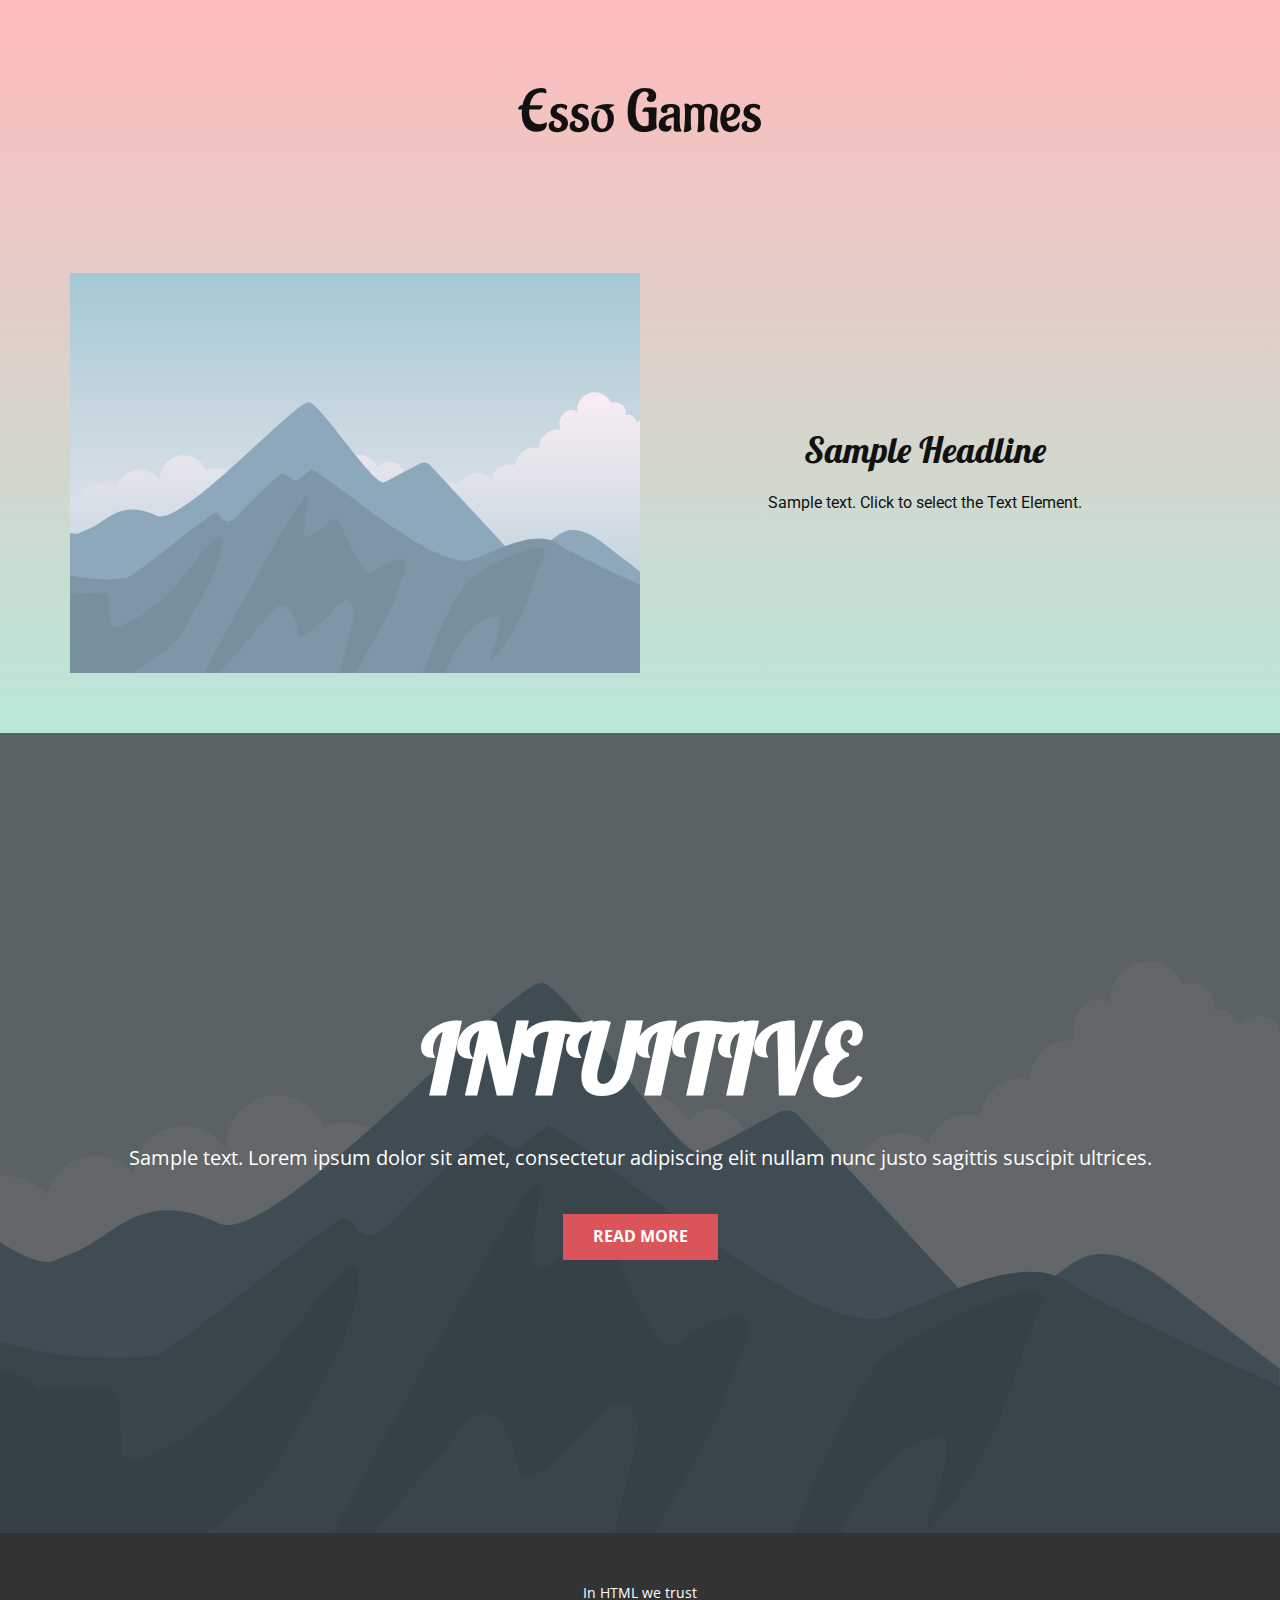
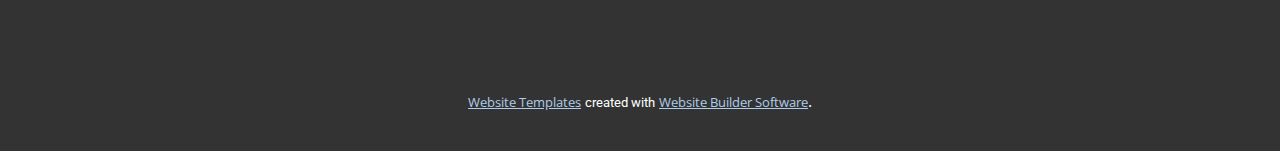
<file: Page-1.html>
<!DOCTYPE html>
<html style="font-size: 16px;" lang="en"><head>
    <meta name="viewport" content="width=device-width, initial-scale=1.0">
    <meta charset="utf-8">
    <meta name="keywords" content="INTUITIVE">
    <meta name="description" content="">
    <title>Page 1</title>
    <link rel="stylesheet" href="nicepage.css" media="screen">
<link rel="stylesheet" href="Page-1.css" media="screen">
    <script class="u-script" type="text/javascript" src="jquery.js" defer=""></script>
    <script class="u-script" type="text/javascript" src="nicepage.js" defer=""></script>
    <meta name="generator" content="Nicepage 4.19.3, nicepage.com">
    <link id="u-theme-google-font" rel="stylesheet" href="https://fonts.googleapis.com/css?family=Lobster:400|Open+Sans:300,300i,400,400i,500,500i,600,600i,700,700i,800,800i">
    <link id="u-page-google-font" rel="stylesheet" href="https://fonts.googleapis.com/css?family=Roboto:100,100i,300,300i,400,400i,500,500i,700,700i,900,900i|Aladin:400">
    
    
    
    
    
    
    
    
    
    <script type="application/ld+json">{
		"@context": "http://schema.org",
		"@type": "Organization",
		"name": ""
}</script>
    <meta name="theme-color" content="#478ac9">
    <meta property="og:title" content="Page 1">
    <meta property="og:type" content="website">
  </head>
  <body class="u-body u-xl-mode" data-lang="en"><header class="u-clearfix u-header" id="sec-ae68"><div class="u-clearfix u-sheet u-sheet-1">
        <nav class="u-menu u-menu-one-level u-offcanvas u-menu-1">
          <div class="menu-collapse" style="font-size: 1rem; letter-spacing: 0px;">
            <a class="u-button-style u-custom-left-right-menu-spacing u-custom-padding-bottom u-custom-top-bottom-menu-spacing u-nav-link u-text-active-palette-1-base u-text-hover-palette-2-base" href="#">
              <svg class="u-svg-link" viewBox="0 0 24 24"><use xmlns:xlink="http://www.w3.org/1999/xlink" xlink:href="#menu-hamburger"></use></svg>
              <svg class="u-svg-content" version="1.1" id="menu-hamburger" viewBox="0 0 16 16" x="0px" y="0px" xmlns:xlink="http://www.w3.org/1999/xlink" xmlns="http://www.w3.org/2000/svg"><g><rect y="1" width="16" height="2"></rect><rect y="7" width="16" height="2"></rect><rect y="13" width="16" height="2"></rect>
</g></svg>
            </a>
          </div>
          <div class="u-custom-menu u-nav-container"></div>
          <div class="u-custom-menu u-nav-container-collapse">
            <div class="u-black u-container-style u-inner-container-layout u-opacity u-opacity-95 u-sidenav">
              <div class="u-inner-container-layout u-sidenav-overflow">
                <div class="u-menu-close"></div>
                <ul class="u-align-center u-nav u-popupmenu-items u-unstyled u-nav-1"><li class="u-nav-item"><a class="u-button-style u-nav-link" href="Home.html">Home</a>
</li></ul>
              </div>
            </div>
            <div class="u-black u-menu-overlay u-opacity u-opacity-70"></div>
          </div>
        </nav>
        <h1 class="u-align-center u-custom-font u-text u-text-default u-text-1">
          <br>Esso Games<br>
          <br>
        </h1>
      </div><style class="u-sticky-style" data-style-id="bedc">.u-sticky-fixed.u-sticky-bedc, .u-body.u-sticky-fixed .u-sticky-bedc {
box-shadow: 5px 5px 20px 0 rgba(0,0,0,0.4) !important
}.u-sticky-fixed.u-sticky-bedc:before, .u-body.u-sticky-fixed .u-sticky-bedc:before {
borders: top right bottom left !important; border-color: #404040 !important; border-width: 2px !important
}</style></header>
    <section class="u-clearfix u-section-1" id="sec-a068">
      <div class="u-clearfix u-sheet u-sheet-1">
        <div class="u-clearfix u-expanded-width u-layout-wrap u-layout-wrap-1">
          <div class="u-layout">
            <div class="u-layout-row">
              <div class="u-container-style u-image u-layout-cell u-size-30 u-image-1" data-image-width="400" data-image-height="265">
                <div class="u-container-layout u-container-layout-1"></div>
              </div>
              <div class="u-align-center u-container-style u-layout-cell u-size-30 u-layout-cell-2">
                <div class="u-container-layout u-valign-middle u-container-layout-2">
                  <h2 class="u-text u-text-default u-text-1">Sample Headline</h2>
                  <p class="u-text u-text-default u-text-2">Sample text. Click to select the Text Element.</p>
                </div>
              </div>
            </div>
          </div>
        </div>
      </div>
    </section>
    <section class="u-align-center u-clearfix u-image u-shading u-section-2" src="" data-image-width="256" data-image-height="256" id="sec-09ef">
      <div class="u-clearfix u-sheet u-valign-middle u-sheet-1">
        <h1 class="u-text u-text-default u-title u-text-1">INTUITIVE</h1>
        <p class="u-large-text u-text u-text-default u-text-variant u-text-2">Sample text. Lorem ipsum dolor sit amet, consectetur adipiscing elit nullam nunc justo sagittis suscipit ultrices.</p>
        <a href="#" class="u-btn u-button-style u-palette-2-base u-btn-1">Read More</a>
      </div>
    </section>
    
    
    
    
    
    
    
    
    <footer class="u-align-center u-clearfix u-footer u-grey-80 u-footer" id="sec-b4ac"><div class="u-clearfix u-sheet u-sheet-1">
        <p class="u-small-text u-text u-text-variant u-text-1">In HTML we trust</p>
      </div></footer>
    <section class="u-backlink u-clearfix u-grey-80">
      <a class="u-link" href="https://nicepage.com/website-templates" target="_blank">
        <span>Website Templates</span>
      </a>
      <p class="u-text">
        <span>created with</span>
      </p>
      <a class="u-link" href="" target="_blank">
        <span>Website Builder Software</span>
      </a>. 
    </section>
  
</body></html>
</file>
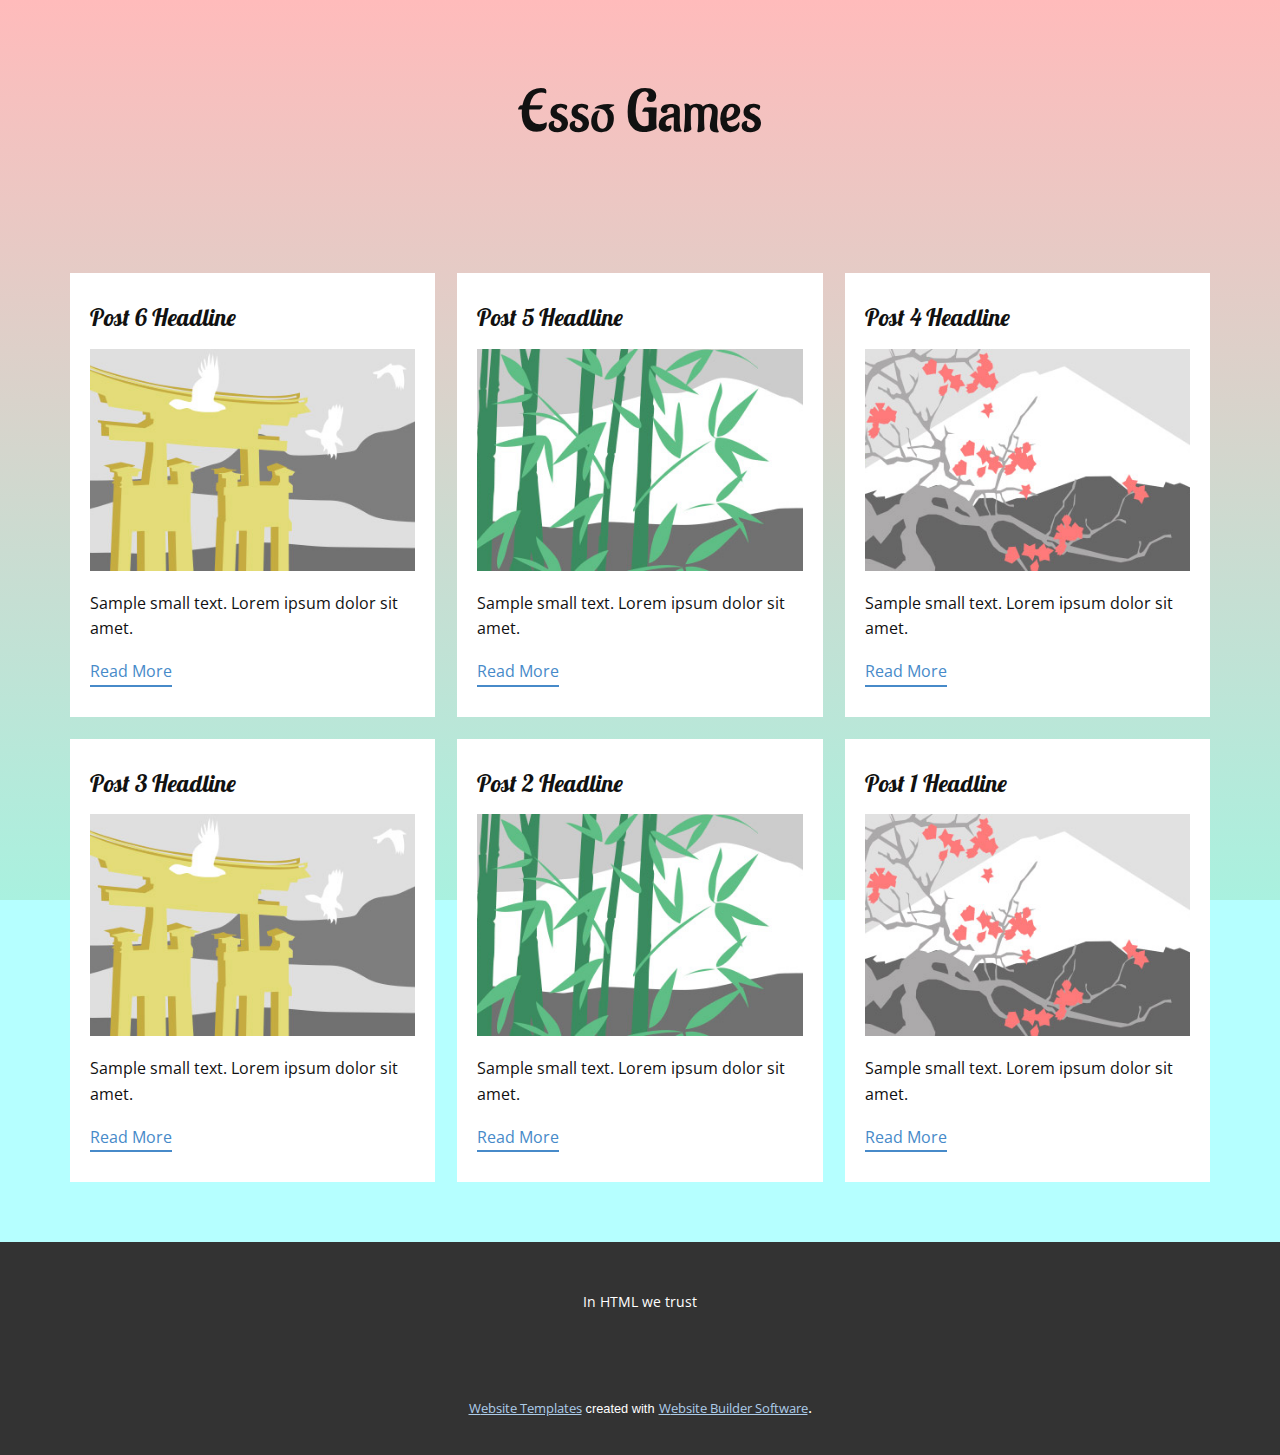
<file: blog/blog.html>
<html style="font-size: 16px;" lang="en"><head>
    <meta name="viewport" content="width=device-width, initial-scale=1.0">
    <meta charset="utf-8">
    <meta name="keywords" content="Esso Games">
    <meta name="description" content="">
    <title>Blog Template</title>
    <link rel="stylesheet" href="../nicepage.css" media="screen">
<link rel="stylesheet" href="../Blog-Template.css" media="screen">
    <script class="u-script" type="text/javascript" src="../jquery.js" defer=""></script>
    <script class="u-script" type="text/javascript" src="../nicepage.js" defer=""></script>
    <meta name="generator" content="Nicepage 4.19.3, nicepage.com">
    <link id="u-theme-google-font" rel="stylesheet" href="https://fonts.googleapis.com/css?family=Lobster:400|Open+Sans:300,300i,400,400i,500,500i,600,600i,700,700i,800,800i">
    <link id="u-page-google-font" rel="stylesheet" href="https://fonts.googleapis.com/css?family=Aladin:400">
    
    
    
    
    
    
    
    
    <script type="application/ld+json">{
		"@context": "http://schema.org",
		"@type": "Organization",
		"name": ""
}</script>
    <meta name="theme-color" content="#478ac9">
  </head>
  <body class="u-body u-xl-mode" data-lang="en"><header class="u-clearfix u-header" id="sec-ae68"><div class="u-clearfix u-sheet u-sheet-1">
        <nav class="u-menu u-menu-one-level u-offcanvas u-menu-1">
          <div class="menu-collapse" style="font-size: 1rem; letter-spacing: 0px;">
            <a class="u-button-style u-custom-left-right-menu-spacing u-custom-padding-bottom u-custom-top-bottom-menu-spacing u-nav-link u-text-active-palette-1-base u-text-hover-palette-2-base" href="#">
              <svg class="u-svg-link" viewBox="0 0 24 24"><use xmlns:xlink="http://www.w3.org/1999/xlink" xlink:href="#menu-hamburger"></use></svg>
              <svg class="u-svg-content" version="1.1" id="menu-hamburger" viewBox="0 0 16 16" x="0px" y="0px" xmlns:xlink="http://www.w3.org/1999/xlink" xmlns="http://www.w3.org/2000/svg"><g><rect y="1" width="16" height="2"></rect><rect y="7" width="16" height="2"></rect><rect y="13" width="16" height="2"></rect>
</g></svg>
            </a>
          </div>
          <div class="u-custom-menu u-nav-container"></div>
          <div class="u-custom-menu u-nav-container-collapse">
            <div class="u-black u-container-style u-inner-container-layout u-opacity u-opacity-95 u-sidenav">
              <div class="u-inner-container-layout u-sidenav-overflow">
                <div class="u-menu-close"></div>
                <ul class="u-align-center u-nav u-popupmenu-items u-unstyled u-nav-1"><li class="u-nav-item"><a class="u-button-style u-nav-link" href="../Home.html">Home</a>
</li></ul>
              </div>
            </div>
            <div class="u-black u-menu-overlay u-opacity u-opacity-70"></div>
          </div>
        </nav>
        <h1 class="u-align-center u-custom-font u-text u-text-default u-text-1">
          <br>Esso Games<br>
          <br>
        </h1>
      </div><style class="u-sticky-style" data-style-id="bedc">.u-sticky-fixed.u-sticky-bedc, .u-body.u-sticky-fixed .u-sticky-bedc {
box-shadow: 5px 5px 20px 0 rgba(0,0,0,0.4) !important
}.u-sticky-fixed.u-sticky-bedc:before, .u-body.u-sticky-fixed .u-sticky-bedc:before {
borders: top right bottom left !important; border-color: #404040 !important; border-width: 2px !important
}</style></header>
    <section class="u-clearfix u-section-1" id="sec-6a8e">
      <div class="u-clearfix u-sheet u-valign-middle u-sheet-1"><!--blog--><!--blog_options_json--><!--{"type":"Recent","source":"","tags":"","count":""}--><!--/blog_options_json-->
        <div class="u-blog u-expanded-width u-blog-1">
          <div class="u-repeater u-repeater-1"><!--blog_post-->
            <div class="u-blog-post u-container-style u-repeater-item u-white u-repeater-item-1">
              <div class="u-container-layout u-similar-container u-valign-top u-container-layout-1"><!--blog_post_header-->
                <h4 class="u-blog-control u-text u-text-1">
                  <a class="u-post-header-link" href="../blog/post-5.html">Post 6 Headline</a>
                </h4><!--/blog_post_header--><!--blog_post_image-->
                <a class="u-post-header-link" href="../blog/post-5.html"><img alt="" class="u-blog-control u-expanded-width u-image u-image-default u-image-1" src="../images/8ad73f3c.jpeg"></a><!--/blog_post_image--><!--blog_post_content-->
                <div class="u-blog-control u-post-content u-text u-text-2 fr-view">Sample small text. Lorem ipsum dolor sit amet.</div><!--/blog_post_content--><!--blog_post_readmore-->
                <a href="../blog/post-5.html" class="u-blog-control u-border-2 u-border-no-left u-border-no-right u-border-no-top u-border-palette-1-base u-btn u-btn-rectangle u-button-style u-none u-btn-1"><!--blog_post_readmore_content--><!--options_json--><!--{"content":"","defaultValue":"Read More"}--><!--/options_json-->Read More<!--/blog_post_readmore_content--></a><!--/blog_post_readmore-->
              </div>
            </div><div class="u-blog-post u-container-style u-repeater-item u-video-cover u-white">
              <div class="u-container-layout u-similar-container u-valign-top u-container-layout-2"><!--blog_post_header-->
                <h4 class="u-blog-control u-text u-text-3">
                  <a class="u-post-header-link" href="../blog/post-4.html">Post 5 Headline</a>
                </h4><!--/blog_post_header--><!--blog_post_image-->
                <a class="u-post-header-link" href="../blog/post-4.html"><img alt="" class="u-blog-control u-expanded-width u-image u-image-default u-image-2" src="../images/68f64b9d.jpeg"></a><!--/blog_post_image--><!--blog_post_content-->
                <div class="u-blog-control u-post-content u-text u-text-4 fr-view">Sample small text. Lorem ipsum dolor sit amet.</div><!--/blog_post_content--><!--blog_post_readmore-->
                <a href="../blog/post-4.html" class="u-blog-control u-border-2 u-border-no-left u-border-no-right u-border-no-top u-border-palette-1-base u-btn u-btn-rectangle u-button-style u-none u-btn-2"><!--blog_post_readmore_content--><!--options_json--><!--{"content":"","defaultValue":"Read More"}--><!--/options_json-->Read More<!--/blog_post_readmore_content--></a><!--/blog_post_readmore-->
              </div>
            </div><div class="u-blog-post u-container-style u-repeater-item u-video-cover u-white">
              <div class="u-container-layout u-similar-container u-valign-top u-container-layout-3"><!--blog_post_header-->
                <h4 class="u-blog-control u-text u-text-5">
                  <a class="u-post-header-link" href="../blog/post-3.html">Post 4 Headline</a>
                </h4><!--/blog_post_header--><!--blog_post_image-->
                <a class="u-post-header-link" href="../blog/post-3.html"><img alt="" class="u-blog-control u-expanded-width u-image u-image-default u-image-3" src="../images/0fd3416c.jpeg"></a><!--/blog_post_image--><!--blog_post_content-->
                <div class="u-blog-control u-post-content u-text u-text-6 fr-view">Sample small text. Lorem ipsum dolor sit amet.</div><!--/blog_post_content--><!--blog_post_readmore-->
                <a href="../blog/post-3.html" class="u-blog-control u-border-2 u-border-no-left u-border-no-right u-border-no-top u-border-palette-1-base u-btn u-btn-rectangle u-button-style u-none u-btn-3"><!--blog_post_readmore_content--><!--options_json--><!--{"content":"","defaultValue":"Read More"}--><!--/options_json-->Read More<!--/blog_post_readmore_content--></a><!--/blog_post_readmore-->
              </div>
            </div><div class="u-blog-post u-container-style u-repeater-item u-white u-repeater-item-1">
              <div class="u-container-layout u-similar-container u-valign-top u-container-layout-1"><!--blog_post_header-->
                <h4 class="u-blog-control u-text u-text-1">
                  <a class="u-post-header-link" href="../blog/post-2.html">Post 3 Headline</a>
                </h4><!--/blog_post_header--><!--blog_post_image-->
                <a class="u-post-header-link" href="../blog/post-2.html"><img alt="" class="u-blog-control u-expanded-width u-image u-image-default u-image-1" src="../images/8ad73f3c.jpeg"></a><!--/blog_post_image--><!--blog_post_content-->
                <div class="u-blog-control u-post-content u-text u-text-2 fr-view">Sample small text. Lorem ipsum dolor sit amet.</div><!--/blog_post_content--><!--blog_post_readmore-->
                <a href="../blog/post-2.html" class="u-blog-control u-border-2 u-border-no-left u-border-no-right u-border-no-top u-border-palette-1-base u-btn u-btn-rectangle u-button-style u-none u-btn-1"><!--blog_post_readmore_content--><!--options_json--><!--{"content":"","defaultValue":"Read More"}--><!--/options_json-->Read More<!--/blog_post_readmore_content--></a><!--/blog_post_readmore-->
              </div>
            </div><div class="u-blog-post u-container-style u-repeater-item u-video-cover u-white">
              <div class="u-container-layout u-similar-container u-valign-top u-container-layout-2"><!--blog_post_header-->
                <h4 class="u-blog-control u-text u-text-3">
                  <a class="u-post-header-link" href="../blog/post-1.html">Post 2 Headline</a>
                </h4><!--/blog_post_header--><!--blog_post_image-->
                <a class="u-post-header-link" href="../blog/post-1.html"><img alt="" class="u-blog-control u-expanded-width u-image u-image-default u-image-2" src="../images/68f64b9d.jpeg"></a><!--/blog_post_image--><!--blog_post_content-->
                <div class="u-blog-control u-post-content u-text u-text-4 fr-view">Sample small text. Lorem ipsum dolor sit amet.</div><!--/blog_post_content--><!--blog_post_readmore-->
                <a href="../blog/post-1.html" class="u-blog-control u-border-2 u-border-no-left u-border-no-right u-border-no-top u-border-palette-1-base u-btn u-btn-rectangle u-button-style u-none u-btn-2"><!--blog_post_readmore_content--><!--options_json--><!--{"content":"","defaultValue":"Read More"}--><!--/options_json-->Read More<!--/blog_post_readmore_content--></a><!--/blog_post_readmore-->
              </div>
            </div><div class="u-blog-post u-container-style u-repeater-item u-video-cover u-white">
              <div class="u-container-layout u-similar-container u-valign-top u-container-layout-3"><!--blog_post_header-->
                <h4 class="u-blog-control u-text u-text-5">
                  <a class="u-post-header-link" href="../blog/post.html">Post 1 Headline</a>
                </h4><!--/blog_post_header--><!--blog_post_image-->
                <a class="u-post-header-link" href="../blog/post.html"><img alt="" class="u-blog-control u-expanded-width u-image u-image-default u-image-3" src="../images/0fd3416c.jpeg"></a><!--/blog_post_image--><!--blog_post_content-->
                <div class="u-blog-control u-post-content u-text u-text-6 fr-view">Sample small text. Lorem ipsum dolor sit amet.</div><!--/blog_post_content--><!--blog_post_readmore-->
                <a href="../blog/post.html" class="u-blog-control u-border-2 u-border-no-left u-border-no-right u-border-no-top u-border-palette-1-base u-btn u-btn-rectangle u-button-style u-none u-btn-3"><!--blog_post_readmore_content--><!--options_json--><!--{"content":"","defaultValue":"Read More"}--><!--/options_json-->Read More<!--/blog_post_readmore_content--></a><!--/blog_post_readmore-->
              </div>
            </div><!--/blog_post--><!--blog_post-->
            <!--/blog_post--><!--blog_post-->
            <!--/blog_post-->
          </div>
        </div><!--/blog-->
      </div>
    </section>
    
    
    
    
    
    
    
    
    <footer class="u-align-center u-clearfix u-footer u-grey-80 u-footer" id="sec-b4ac"><div class="u-clearfix u-sheet u-sheet-1">
        <p class="u-small-text u-text u-text-variant u-text-1">In HTML we trust</p>
      </div></footer>
    <section class="u-backlink u-clearfix u-grey-80">
      <a class="u-link" href="https://nicepage.com/website-templates" target="_blank">
        <span>Website Templates</span>
      </a>
      <p class="u-text">
        <span>created with</span>
      </p>
      <a class="u-link" href="" target="_blank">
        <span>Website Builder Software</span>
      </a>. 
    </section>
  
</body></html>
</file>
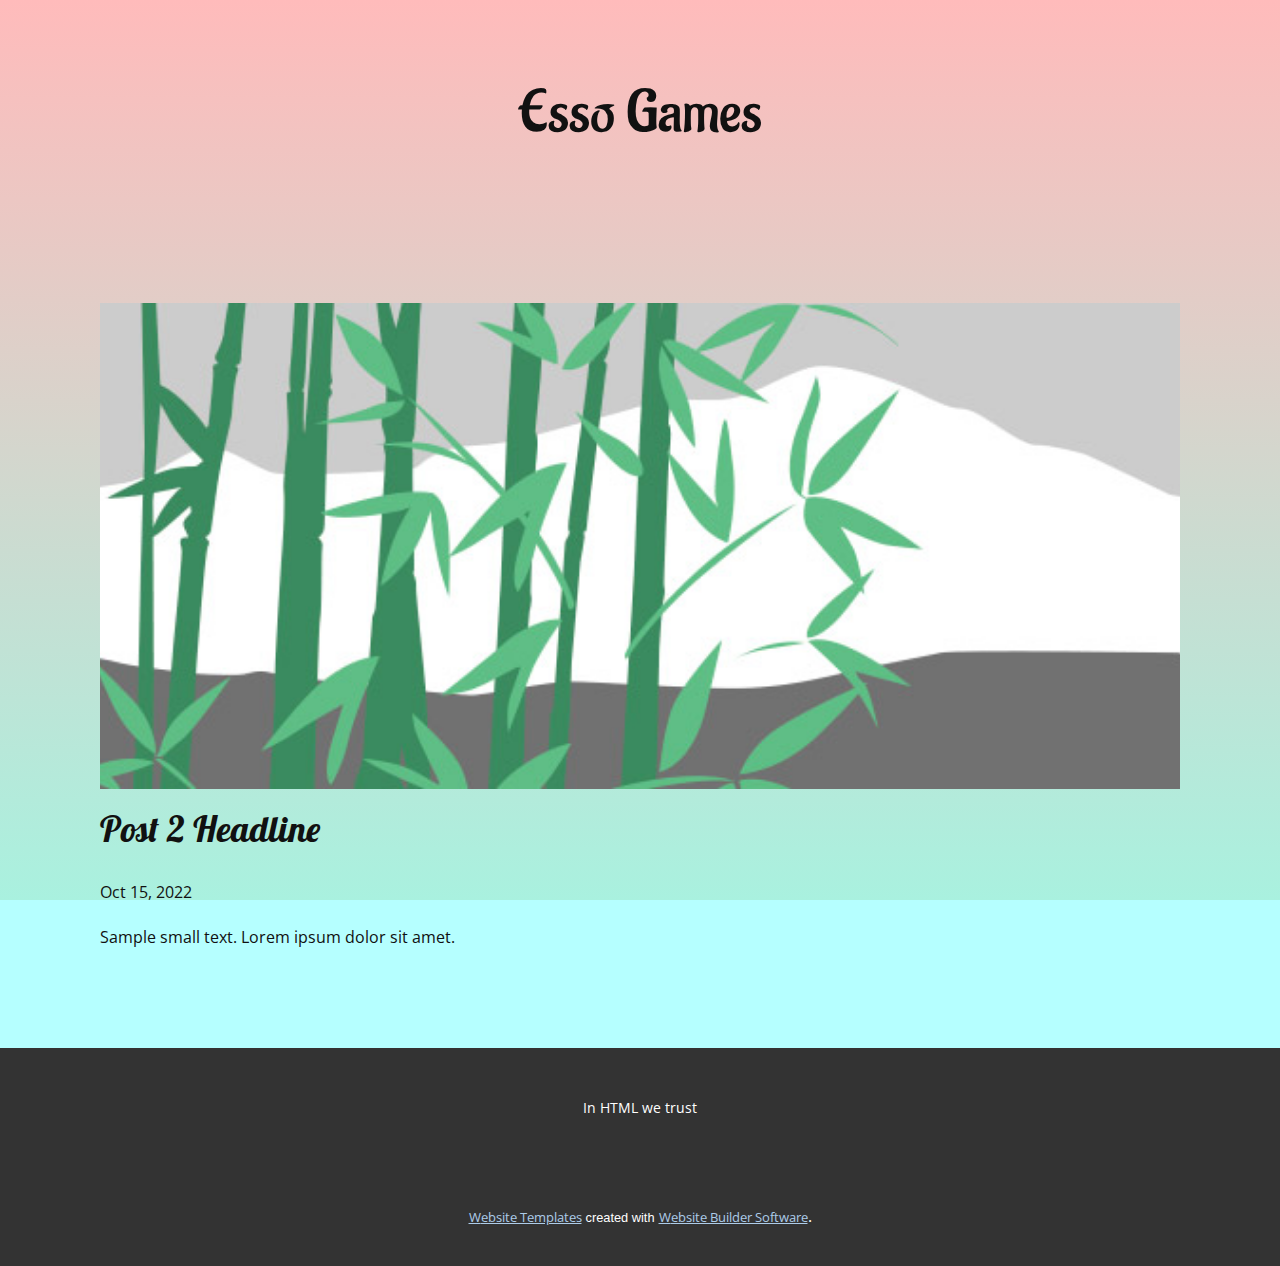
<file: blog/post-1.html>
<!doctype html>
<html style="font-size: 16px;" lang="en"><head>
    <meta name="viewport" content="width=device-width, initial-scale=1.0">
    <meta charset="utf-8">
    <meta name="keywords" content="Post 1 Headline">
    <meta name="description" content="">
    <title>Post 2 Headline</title>
    <link rel="stylesheet" href="../nicepage.css" media="screen">
<link rel="stylesheet" href="../Post-Template.css" media="screen">
    <script class="u-script" type="text/javascript" src="../jquery.js" defer=""></script>
    <script class="u-script" type="text/javascript" src="../nicepage.js" defer=""></script>
    <meta name="generator" content="Nicepage 4.19.3, nicepage.com">
    <link id="u-theme-google-font" rel="stylesheet" href="https://fonts.googleapis.com/css?family=Lobster:400|Open+Sans:300,300i,400,400i,500,500i,600,600i,700,700i,800,800i">
    <link id="u-page-google-font" rel="stylesheet" href="https://fonts.googleapis.com/css?family=Aladin:400">
    
    
    
    
    
    
    
    
    <script type="application/ld+json">{
		"@context": "http://schema.org",
		"@type": "Organization",
		"name": ""
}</script>
    <meta name="theme-color" content="#478ac9">
  </head>
  <body class="u-body u-xl-mode" data-lang="en"><header class="u-clearfix u-header" id="sec-ae68"><div class="u-clearfix u-sheet u-sheet-1">
        <nav class="u-menu u-menu-one-level u-offcanvas u-menu-1">
          <div class="menu-collapse" style="font-size: 1rem; letter-spacing: 0px;">
            <a class="u-button-style u-custom-left-right-menu-spacing u-custom-padding-bottom u-custom-top-bottom-menu-spacing u-nav-link u-text-active-palette-1-base u-text-hover-palette-2-base" href="#">
              <svg class="u-svg-link" viewBox="0 0 24 24"><use xmlns:xlink="http://www.w3.org/1999/xlink" xlink:href="#menu-hamburger"></use></svg>
              <svg class="u-svg-content" version="1.1" id="menu-hamburger" viewBox="0 0 16 16" x="0px" y="0px" xmlns:xlink="http://www.w3.org/1999/xlink" xmlns="http://www.w3.org/2000/svg"><g><rect y="1" width="16" height="2"></rect><rect y="7" width="16" height="2"></rect><rect y="13" width="16" height="2"></rect>
</g></svg>
            </a>
          </div>
          <div class="u-custom-menu u-nav-container"></div>
          <div class="u-custom-menu u-nav-container-collapse">
            <div class="u-black u-container-style u-inner-container-layout u-opacity u-opacity-95 u-sidenav">
              <div class="u-inner-container-layout u-sidenav-overflow">
                <div class="u-menu-close"></div>
                <ul class="u-align-center u-nav u-popupmenu-items u-unstyled u-nav-1"><li class="u-nav-item"><a class="u-button-style u-nav-link" href="../Home.html">Home</a>
</li></ul>
              </div>
            </div>
            <div class="u-black u-menu-overlay u-opacity u-opacity-70"></div>
          </div>
        </nav>
        <h1 class="u-align-center u-custom-font u-text u-text-default u-text-1">
          <br>Esso Games<br>
          <br>
        </h1>
      </div><style class="u-sticky-style" data-style-id="bedc">.u-sticky-fixed.u-sticky-bedc, .u-body.u-sticky-fixed .u-sticky-bedc {
box-shadow: 5px 5px 20px 0 rgba(0,0,0,0.4) !important
}.u-sticky-fixed.u-sticky-bedc:before, .u-body.u-sticky-fixed .u-sticky-bedc:before {
borders: top right bottom left !important; border-color: #404040 !important; border-width: 2px !important
}</style></header>
    <section class="u-align-center u-clearfix u-section-1" id="sec-c0bd">
      <div class="u-clearfix u-sheet u-valign-middle-md u-valign-middle-sm u-valign-middle-xs u-sheet-1"><!--post_details--><!--post_details_options_json--><!--{"source":""}--><!--/post_details_options_json--><!--blog_post-->
        <div class="u-container-style u-expanded-width u-post-details u-post-details-1">
          <div class="u-container-layout u-valign-middle u-container-layout-1"><!--blog_post_image-->
            <img alt="" class="u-blog-control u-expanded-width u-image u-image-default u-image-1" src="../images/68f64b9d.jpeg"><!--/blog_post_image--><!--blog_post_header-->
            <h2 class="u-blog-control u-text u-text-1">Post 2 Headline</h2><!--/blog_post_header--><!--blog_post_metadata-->
            <div class="u-blog-control u-metadata u-metadata-1"><!--blog_post_metadata_date-->
              <span class="u-meta-date u-meta-icon">Oct 15, 2022</span><!--/blog_post_metadata_date--><!--blog_post_metadata_category-->
              <!--/blog_post_metadata_category--><!--blog_post_metadata_comments-->
              <!--/blog_post_metadata_comments-->
            </div><!--/blog_post_metadata--><!--blog_post_content-->
            <div class="u-align-justify u-blog-control u-post-content u-text u-text-2 fr-view">
  Sample small text. Lorem ipsum dolor sit amet.
  </div><!--/blog_post_content-->
          </div>
        </div><!--/blog_post--><!--/post_details-->
      </div>
    </section>
    
    
    
    
    
    
    
    
    <footer class="u-align-center u-clearfix u-footer u-grey-80 u-footer" id="sec-b4ac"><div class="u-clearfix u-sheet u-sheet-1">
        <p class="u-small-text u-text u-text-variant u-text-1">In HTML we trust</p>
      </div></footer>
    <section class="u-backlink u-clearfix u-grey-80">
      <a class="u-link" href="https://nicepage.com/website-templates" target="_blank">
        <span>Website Templates</span>
      </a>
      <p class="u-text">
        <span>created with</span>
      </p>
      <a class="u-link" href="" target="_blank">
        <span>Website Builder Software</span>
      </a>. 
    </section>
  
</body></html>
</file>
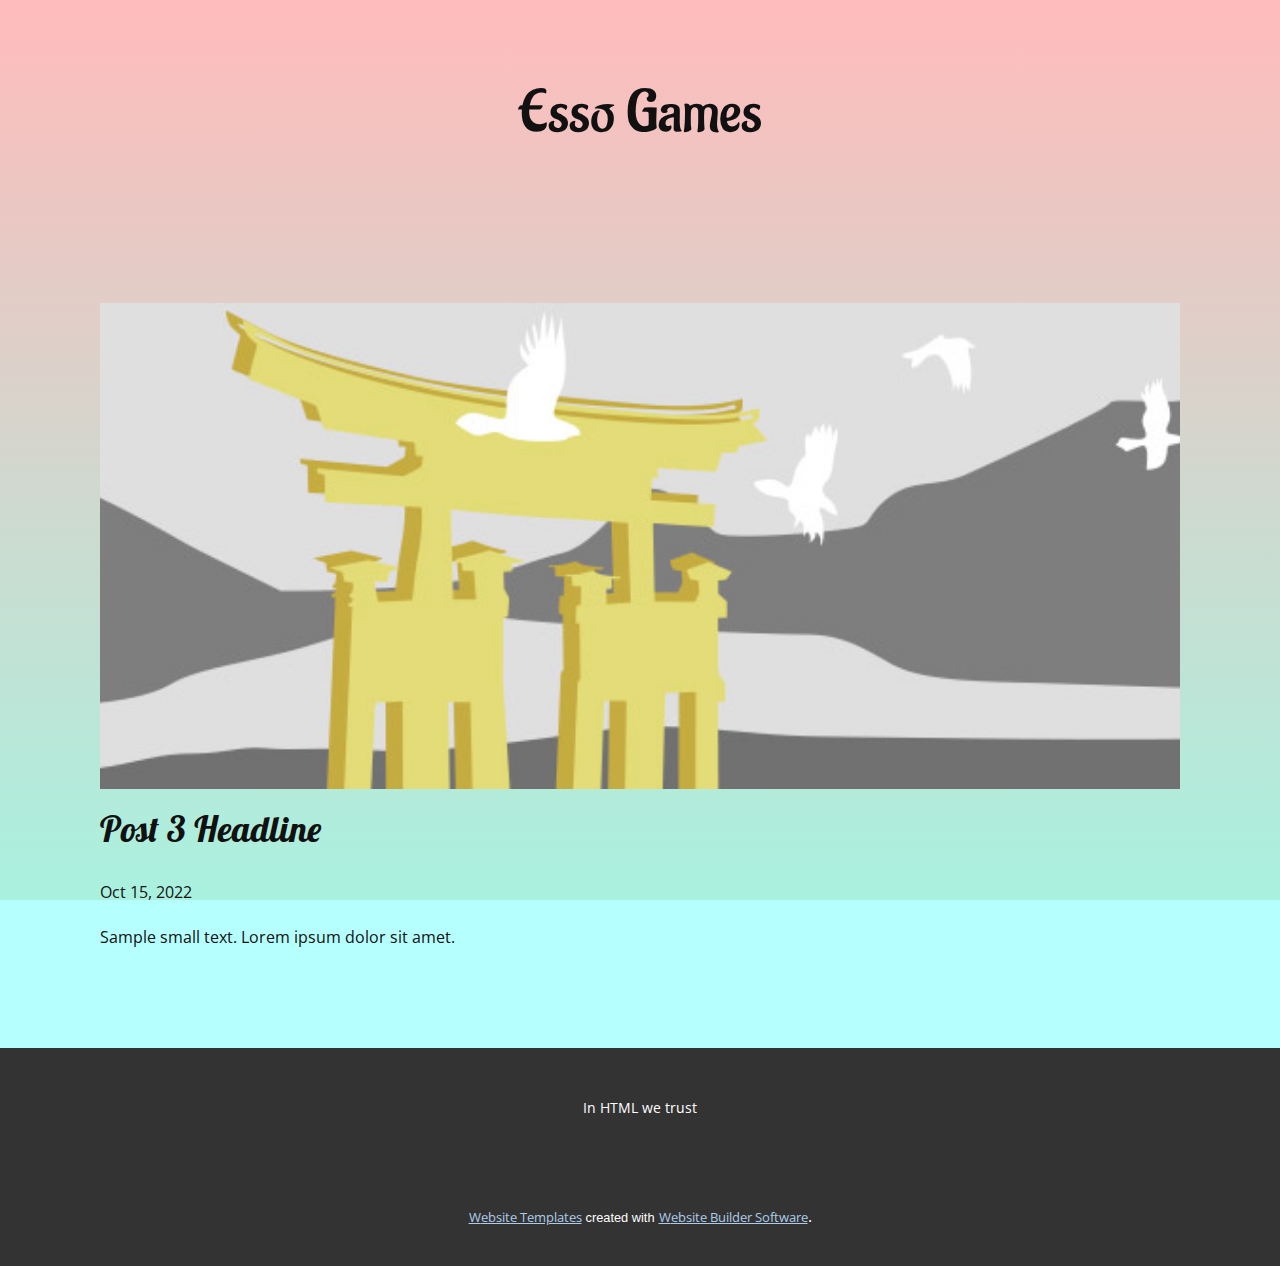
<file: blog/post-2.html>
<!doctype html>
<html style="font-size: 16px;" lang="en"><head>
    <meta name="viewport" content="width=device-width, initial-scale=1.0">
    <meta charset="utf-8">
    <meta name="keywords" content="Post 1 Headline">
    <meta name="description" content="">
    <title>Post 3 Headline</title>
    <link rel="stylesheet" href="../nicepage.css" media="screen">
<link rel="stylesheet" href="../Post-Template.css" media="screen">
    <script class="u-script" type="text/javascript" src="../jquery.js" defer=""></script>
    <script class="u-script" type="text/javascript" src="../nicepage.js" defer=""></script>
    <meta name="generator" content="Nicepage 4.19.3, nicepage.com">
    <link id="u-theme-google-font" rel="stylesheet" href="https://fonts.googleapis.com/css?family=Lobster:400|Open+Sans:300,300i,400,400i,500,500i,600,600i,700,700i,800,800i">
    <link id="u-page-google-font" rel="stylesheet" href="https://fonts.googleapis.com/css?family=Aladin:400">
    
    
    
    
    
    
    
    
    <script type="application/ld+json">{
		"@context": "http://schema.org",
		"@type": "Organization",
		"name": ""
}</script>
    <meta name="theme-color" content="#478ac9">
  </head>
  <body class="u-body u-xl-mode" data-lang="en"><header class="u-clearfix u-header" id="sec-ae68"><div class="u-clearfix u-sheet u-sheet-1">
        <nav class="u-menu u-menu-one-level u-offcanvas u-menu-1">
          <div class="menu-collapse" style="font-size: 1rem; letter-spacing: 0px;">
            <a class="u-button-style u-custom-left-right-menu-spacing u-custom-padding-bottom u-custom-top-bottom-menu-spacing u-nav-link u-text-active-palette-1-base u-text-hover-palette-2-base" href="#">
              <svg class="u-svg-link" viewBox="0 0 24 24"><use xmlns:xlink="http://www.w3.org/1999/xlink" xlink:href="#menu-hamburger"></use></svg>
              <svg class="u-svg-content" version="1.1" id="menu-hamburger" viewBox="0 0 16 16" x="0px" y="0px" xmlns:xlink="http://www.w3.org/1999/xlink" xmlns="http://www.w3.org/2000/svg"><g><rect y="1" width="16" height="2"></rect><rect y="7" width="16" height="2"></rect><rect y="13" width="16" height="2"></rect>
</g></svg>
            </a>
          </div>
          <div class="u-custom-menu u-nav-container"></div>
          <div class="u-custom-menu u-nav-container-collapse">
            <div class="u-black u-container-style u-inner-container-layout u-opacity u-opacity-95 u-sidenav">
              <div class="u-inner-container-layout u-sidenav-overflow">
                <div class="u-menu-close"></div>
                <ul class="u-align-center u-nav u-popupmenu-items u-unstyled u-nav-1"><li class="u-nav-item"><a class="u-button-style u-nav-link" href="../Home.html">Home</a>
</li></ul>
              </div>
            </div>
            <div class="u-black u-menu-overlay u-opacity u-opacity-70"></div>
          </div>
        </nav>
        <h1 class="u-align-center u-custom-font u-text u-text-default u-text-1">
          <br>Esso Games<br>
          <br>
        </h1>
      </div><style class="u-sticky-style" data-style-id="bedc">.u-sticky-fixed.u-sticky-bedc, .u-body.u-sticky-fixed .u-sticky-bedc {
box-shadow: 5px 5px 20px 0 rgba(0,0,0,0.4) !important
}.u-sticky-fixed.u-sticky-bedc:before, .u-body.u-sticky-fixed .u-sticky-bedc:before {
borders: top right bottom left !important; border-color: #404040 !important; border-width: 2px !important
}</style></header>
    <section class="u-align-center u-clearfix u-section-1" id="sec-c0bd">
      <div class="u-clearfix u-sheet u-valign-middle-md u-valign-middle-sm u-valign-middle-xs u-sheet-1"><!--post_details--><!--post_details_options_json--><!--{"source":""}--><!--/post_details_options_json--><!--blog_post-->
        <div class="u-container-style u-expanded-width u-post-details u-post-details-1">
          <div class="u-container-layout u-valign-middle u-container-layout-1"><!--blog_post_image-->
            <img alt="" class="u-blog-control u-expanded-width u-image u-image-default u-image-1" src="../images/8ad73f3c.jpeg"><!--/blog_post_image--><!--blog_post_header-->
            <h2 class="u-blog-control u-text u-text-1">Post 3 Headline</h2><!--/blog_post_header--><!--blog_post_metadata-->
            <div class="u-blog-control u-metadata u-metadata-1"><!--blog_post_metadata_date-->
              <span class="u-meta-date u-meta-icon">Oct 15, 2022</span><!--/blog_post_metadata_date--><!--blog_post_metadata_category-->
              <!--/blog_post_metadata_category--><!--blog_post_metadata_comments-->
              <!--/blog_post_metadata_comments-->
            </div><!--/blog_post_metadata--><!--blog_post_content-->
            <div class="u-align-justify u-blog-control u-post-content u-text u-text-2 fr-view">
  Sample small text. Lorem ipsum dolor sit amet.
  </div><!--/blog_post_content-->
          </div>
        </div><!--/blog_post--><!--/post_details-->
      </div>
    </section>
    
    
    
    
    
    
    
    
    <footer class="u-align-center u-clearfix u-footer u-grey-80 u-footer" id="sec-b4ac"><div class="u-clearfix u-sheet u-sheet-1">
        <p class="u-small-text u-text u-text-variant u-text-1">In HTML we trust</p>
      </div></footer>
    <section class="u-backlink u-clearfix u-grey-80">
      <a class="u-link" href="https://nicepage.com/website-templates" target="_blank">
        <span>Website Templates</span>
      </a>
      <p class="u-text">
        <span>created with</span>
      </p>
      <a class="u-link" href="" target="_blank">
        <span>Website Builder Software</span>
      </a>. 
    </section>
  
</body></html>
</file>
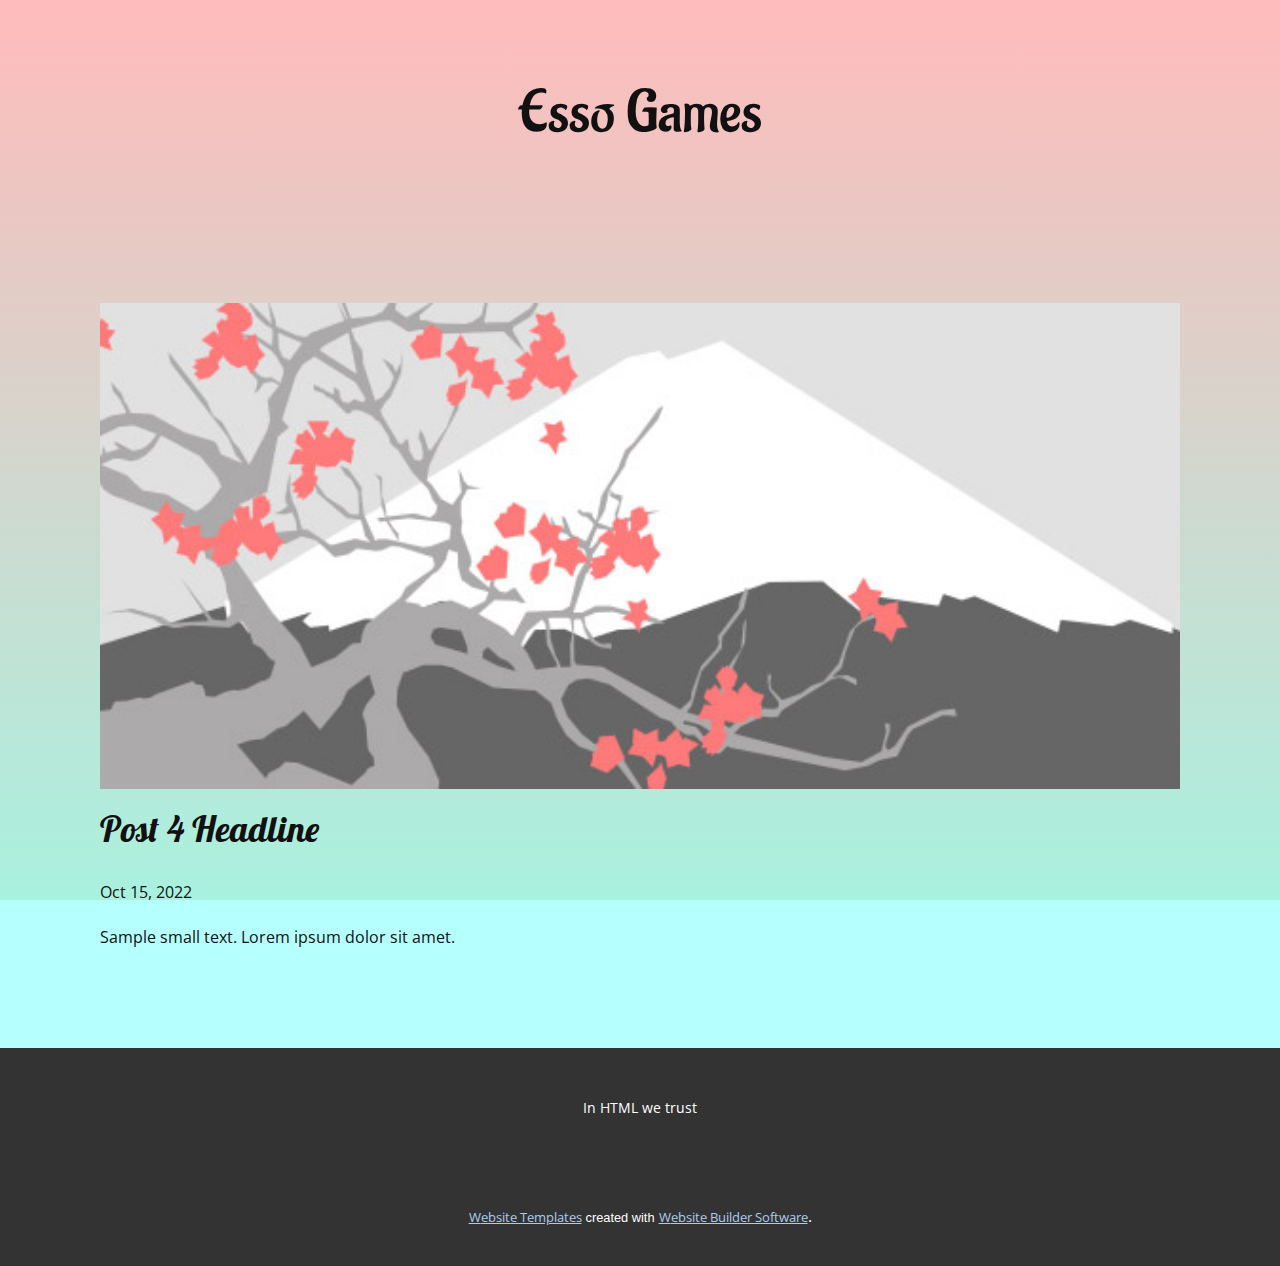
<file: blog/post-3.html>
<!doctype html>
<html style="font-size: 16px;" lang="en"><head>
    <meta name="viewport" content="width=device-width, initial-scale=1.0">
    <meta charset="utf-8">
    <meta name="keywords" content="Post 1 Headline">
    <meta name="description" content="">
    <title>Post 4 Headline</title>
    <link rel="stylesheet" href="../nicepage.css" media="screen">
<link rel="stylesheet" href="../Post-Template.css" media="screen">
    <script class="u-script" type="text/javascript" src="../jquery.js" defer=""></script>
    <script class="u-script" type="text/javascript" src="../nicepage.js" defer=""></script>
    <meta name="generator" content="Nicepage 4.19.3, nicepage.com">
    <link id="u-theme-google-font" rel="stylesheet" href="https://fonts.googleapis.com/css?family=Lobster:400|Open+Sans:300,300i,400,400i,500,500i,600,600i,700,700i,800,800i">
    <link id="u-page-google-font" rel="stylesheet" href="https://fonts.googleapis.com/css?family=Aladin:400">
    
    
    
    
    
    
    
    
    <script type="application/ld+json">{
		"@context": "http://schema.org",
		"@type": "Organization",
		"name": ""
}</script>
    <meta name="theme-color" content="#478ac9">
  </head>
  <body class="u-body u-xl-mode" data-lang="en"><header class="u-clearfix u-header" id="sec-ae68"><div class="u-clearfix u-sheet u-sheet-1">
        <nav class="u-menu u-menu-one-level u-offcanvas u-menu-1">
          <div class="menu-collapse" style="font-size: 1rem; letter-spacing: 0px;">
            <a class="u-button-style u-custom-left-right-menu-spacing u-custom-padding-bottom u-custom-top-bottom-menu-spacing u-nav-link u-text-active-palette-1-base u-text-hover-palette-2-base" href="#">
              <svg class="u-svg-link" viewBox="0 0 24 24"><use xmlns:xlink="http://www.w3.org/1999/xlink" xlink:href="#menu-hamburger"></use></svg>
              <svg class="u-svg-content" version="1.1" id="menu-hamburger" viewBox="0 0 16 16" x="0px" y="0px" xmlns:xlink="http://www.w3.org/1999/xlink" xmlns="http://www.w3.org/2000/svg"><g><rect y="1" width="16" height="2"></rect><rect y="7" width="16" height="2"></rect><rect y="13" width="16" height="2"></rect>
</g></svg>
            </a>
          </div>
          <div class="u-custom-menu u-nav-container"></div>
          <div class="u-custom-menu u-nav-container-collapse">
            <div class="u-black u-container-style u-inner-container-layout u-opacity u-opacity-95 u-sidenav">
              <div class="u-inner-container-layout u-sidenav-overflow">
                <div class="u-menu-close"></div>
                <ul class="u-align-center u-nav u-popupmenu-items u-unstyled u-nav-1"><li class="u-nav-item"><a class="u-button-style u-nav-link" href="../Home.html">Home</a>
</li></ul>
              </div>
            </div>
            <div class="u-black u-menu-overlay u-opacity u-opacity-70"></div>
          </div>
        </nav>
        <h1 class="u-align-center u-custom-font u-text u-text-default u-text-1">
          <br>Esso Games<br>
          <br>
        </h1>
      </div><style class="u-sticky-style" data-style-id="bedc">.u-sticky-fixed.u-sticky-bedc, .u-body.u-sticky-fixed .u-sticky-bedc {
box-shadow: 5px 5px 20px 0 rgba(0,0,0,0.4) !important
}.u-sticky-fixed.u-sticky-bedc:before, .u-body.u-sticky-fixed .u-sticky-bedc:before {
borders: top right bottom left !important; border-color: #404040 !important; border-width: 2px !important
}</style></header>
    <section class="u-align-center u-clearfix u-section-1" id="sec-c0bd">
      <div class="u-clearfix u-sheet u-valign-middle-md u-valign-middle-sm u-valign-middle-xs u-sheet-1"><!--post_details--><!--post_details_options_json--><!--{"source":""}--><!--/post_details_options_json--><!--blog_post-->
        <div class="u-container-style u-expanded-width u-post-details u-post-details-1">
          <div class="u-container-layout u-valign-middle u-container-layout-1"><!--blog_post_image-->
            <img alt="" class="u-blog-control u-expanded-width u-image u-image-default u-image-1" src="../images/0fd3416c.jpeg"><!--/blog_post_image--><!--blog_post_header-->
            <h2 class="u-blog-control u-text u-text-1">Post 4 Headline</h2><!--/blog_post_header--><!--blog_post_metadata-->
            <div class="u-blog-control u-metadata u-metadata-1"><!--blog_post_metadata_date-->
              <span class="u-meta-date u-meta-icon">Oct 15, 2022</span><!--/blog_post_metadata_date--><!--blog_post_metadata_category-->
              <!--/blog_post_metadata_category--><!--blog_post_metadata_comments-->
              <!--/blog_post_metadata_comments-->
            </div><!--/blog_post_metadata--><!--blog_post_content-->
            <div class="u-align-justify u-blog-control u-post-content u-text u-text-2 fr-view">
  Sample small text. Lorem ipsum dolor sit amet.
  </div><!--/blog_post_content-->
          </div>
        </div><!--/blog_post--><!--/post_details-->
      </div>
    </section>
    
    
    
    
    
    
    
    
    <footer class="u-align-center u-clearfix u-footer u-grey-80 u-footer" id="sec-b4ac"><div class="u-clearfix u-sheet u-sheet-1">
        <p class="u-small-text u-text u-text-variant u-text-1">In HTML we trust</p>
      </div></footer>
    <section class="u-backlink u-clearfix u-grey-80">
      <a class="u-link" href="https://nicepage.com/website-templates" target="_blank">
        <span>Website Templates</span>
      </a>
      <p class="u-text">
        <span>created with</span>
      </p>
      <a class="u-link" href="" target="_blank">
        <span>Website Builder Software</span>
      </a>. 
    </section>
  
</body></html>
</file>
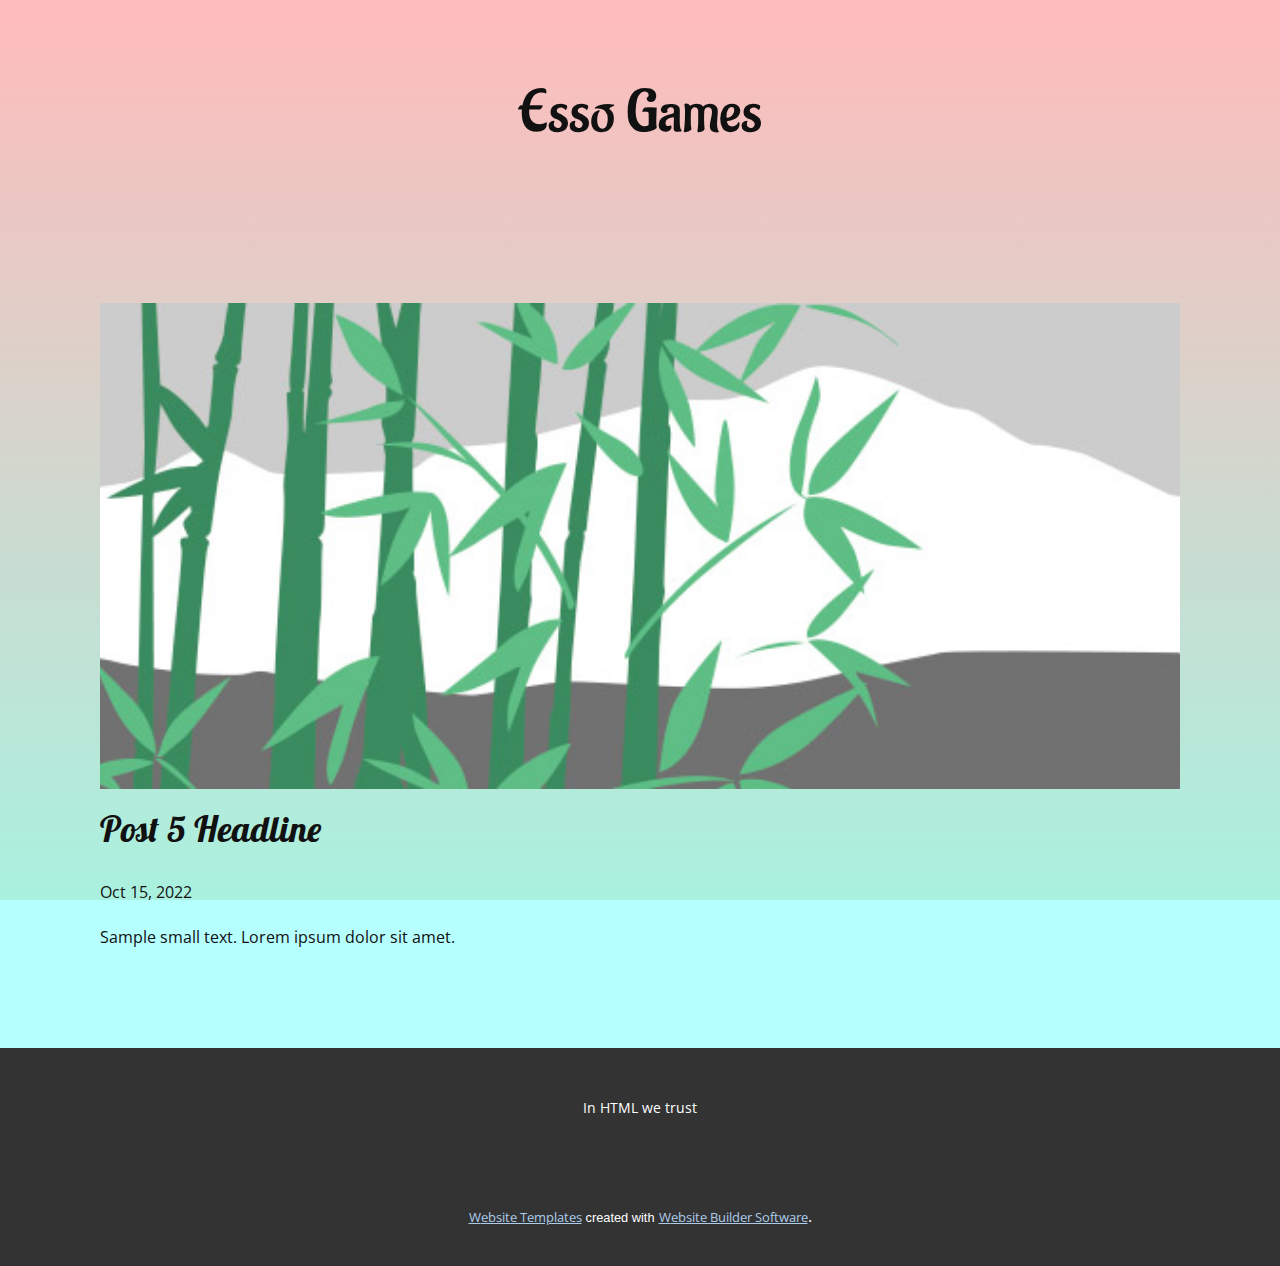
<file: blog/post-4.html>
<!doctype html>
<html style="font-size: 16px;" lang="en"><head>
    <meta name="viewport" content="width=device-width, initial-scale=1.0">
    <meta charset="utf-8">
    <meta name="keywords" content="Post 1 Headline">
    <meta name="description" content="">
    <title>Post 5 Headline</title>
    <link rel="stylesheet" href="../nicepage.css" media="screen">
<link rel="stylesheet" href="../Post-Template.css" media="screen">
    <script class="u-script" type="text/javascript" src="../jquery.js" defer=""></script>
    <script class="u-script" type="text/javascript" src="../nicepage.js" defer=""></script>
    <meta name="generator" content="Nicepage 4.19.3, nicepage.com">
    <link id="u-theme-google-font" rel="stylesheet" href="https://fonts.googleapis.com/css?family=Lobster:400|Open+Sans:300,300i,400,400i,500,500i,600,600i,700,700i,800,800i">
    <link id="u-page-google-font" rel="stylesheet" href="https://fonts.googleapis.com/css?family=Aladin:400">
    
    
    
    
    
    
    
    
    <script type="application/ld+json">{
		"@context": "http://schema.org",
		"@type": "Organization",
		"name": ""
}</script>
    <meta name="theme-color" content="#478ac9">
  </head>
  <body class="u-body u-xl-mode" data-lang="en"><header class="u-clearfix u-header" id="sec-ae68"><div class="u-clearfix u-sheet u-sheet-1">
        <nav class="u-menu u-menu-one-level u-offcanvas u-menu-1">
          <div class="menu-collapse" style="font-size: 1rem; letter-spacing: 0px;">
            <a class="u-button-style u-custom-left-right-menu-spacing u-custom-padding-bottom u-custom-top-bottom-menu-spacing u-nav-link u-text-active-palette-1-base u-text-hover-palette-2-base" href="#">
              <svg class="u-svg-link" viewBox="0 0 24 24"><use xmlns:xlink="http://www.w3.org/1999/xlink" xlink:href="#menu-hamburger"></use></svg>
              <svg class="u-svg-content" version="1.1" id="menu-hamburger" viewBox="0 0 16 16" x="0px" y="0px" xmlns:xlink="http://www.w3.org/1999/xlink" xmlns="http://www.w3.org/2000/svg"><g><rect y="1" width="16" height="2"></rect><rect y="7" width="16" height="2"></rect><rect y="13" width="16" height="2"></rect>
</g></svg>
            </a>
          </div>
          <div class="u-custom-menu u-nav-container"></div>
          <div class="u-custom-menu u-nav-container-collapse">
            <div class="u-black u-container-style u-inner-container-layout u-opacity u-opacity-95 u-sidenav">
              <div class="u-inner-container-layout u-sidenav-overflow">
                <div class="u-menu-close"></div>
                <ul class="u-align-center u-nav u-popupmenu-items u-unstyled u-nav-1"><li class="u-nav-item"><a class="u-button-style u-nav-link" href="../Home.html">Home</a>
</li></ul>
              </div>
            </div>
            <div class="u-black u-menu-overlay u-opacity u-opacity-70"></div>
          </div>
        </nav>
        <h1 class="u-align-center u-custom-font u-text u-text-default u-text-1">
          <br>Esso Games<br>
          <br>
        </h1>
      </div><style class="u-sticky-style" data-style-id="bedc">.u-sticky-fixed.u-sticky-bedc, .u-body.u-sticky-fixed .u-sticky-bedc {
box-shadow: 5px 5px 20px 0 rgba(0,0,0,0.4) !important
}.u-sticky-fixed.u-sticky-bedc:before, .u-body.u-sticky-fixed .u-sticky-bedc:before {
borders: top right bottom left !important; border-color: #404040 !important; border-width: 2px !important
}</style></header>
    <section class="u-align-center u-clearfix u-section-1" id="sec-c0bd">
      <div class="u-clearfix u-sheet u-valign-middle-md u-valign-middle-sm u-valign-middle-xs u-sheet-1"><!--post_details--><!--post_details_options_json--><!--{"source":""}--><!--/post_details_options_json--><!--blog_post-->
        <div class="u-container-style u-expanded-width u-post-details u-post-details-1">
          <div class="u-container-layout u-valign-middle u-container-layout-1"><!--blog_post_image-->
            <img alt="" class="u-blog-control u-expanded-width u-image u-image-default u-image-1" src="../images/68f64b9d.jpeg"><!--/blog_post_image--><!--blog_post_header-->
            <h2 class="u-blog-control u-text u-text-1">Post 5 Headline</h2><!--/blog_post_header--><!--blog_post_metadata-->
            <div class="u-blog-control u-metadata u-metadata-1"><!--blog_post_metadata_date-->
              <span class="u-meta-date u-meta-icon">Oct 15, 2022</span><!--/blog_post_metadata_date--><!--blog_post_metadata_category-->
              <!--/blog_post_metadata_category--><!--blog_post_metadata_comments-->
              <!--/blog_post_metadata_comments-->
            </div><!--/blog_post_metadata--><!--blog_post_content-->
            <div class="u-align-justify u-blog-control u-post-content u-text u-text-2 fr-view">
  Sample small text. Lorem ipsum dolor sit amet.
  </div><!--/blog_post_content-->
          </div>
        </div><!--/blog_post--><!--/post_details-->
      </div>
    </section>
    
    
    
    
    
    
    
    
    <footer class="u-align-center u-clearfix u-footer u-grey-80 u-footer" id="sec-b4ac"><div class="u-clearfix u-sheet u-sheet-1">
        <p class="u-small-text u-text u-text-variant u-text-1">In HTML we trust</p>
      </div></footer>
    <section class="u-backlink u-clearfix u-grey-80">
      <a class="u-link" href="https://nicepage.com/website-templates" target="_blank">
        <span>Website Templates</span>
      </a>
      <p class="u-text">
        <span>created with</span>
      </p>
      <a class="u-link" href="" target="_blank">
        <span>Website Builder Software</span>
      </a>. 
    </section>
  
</body></html>
</file>
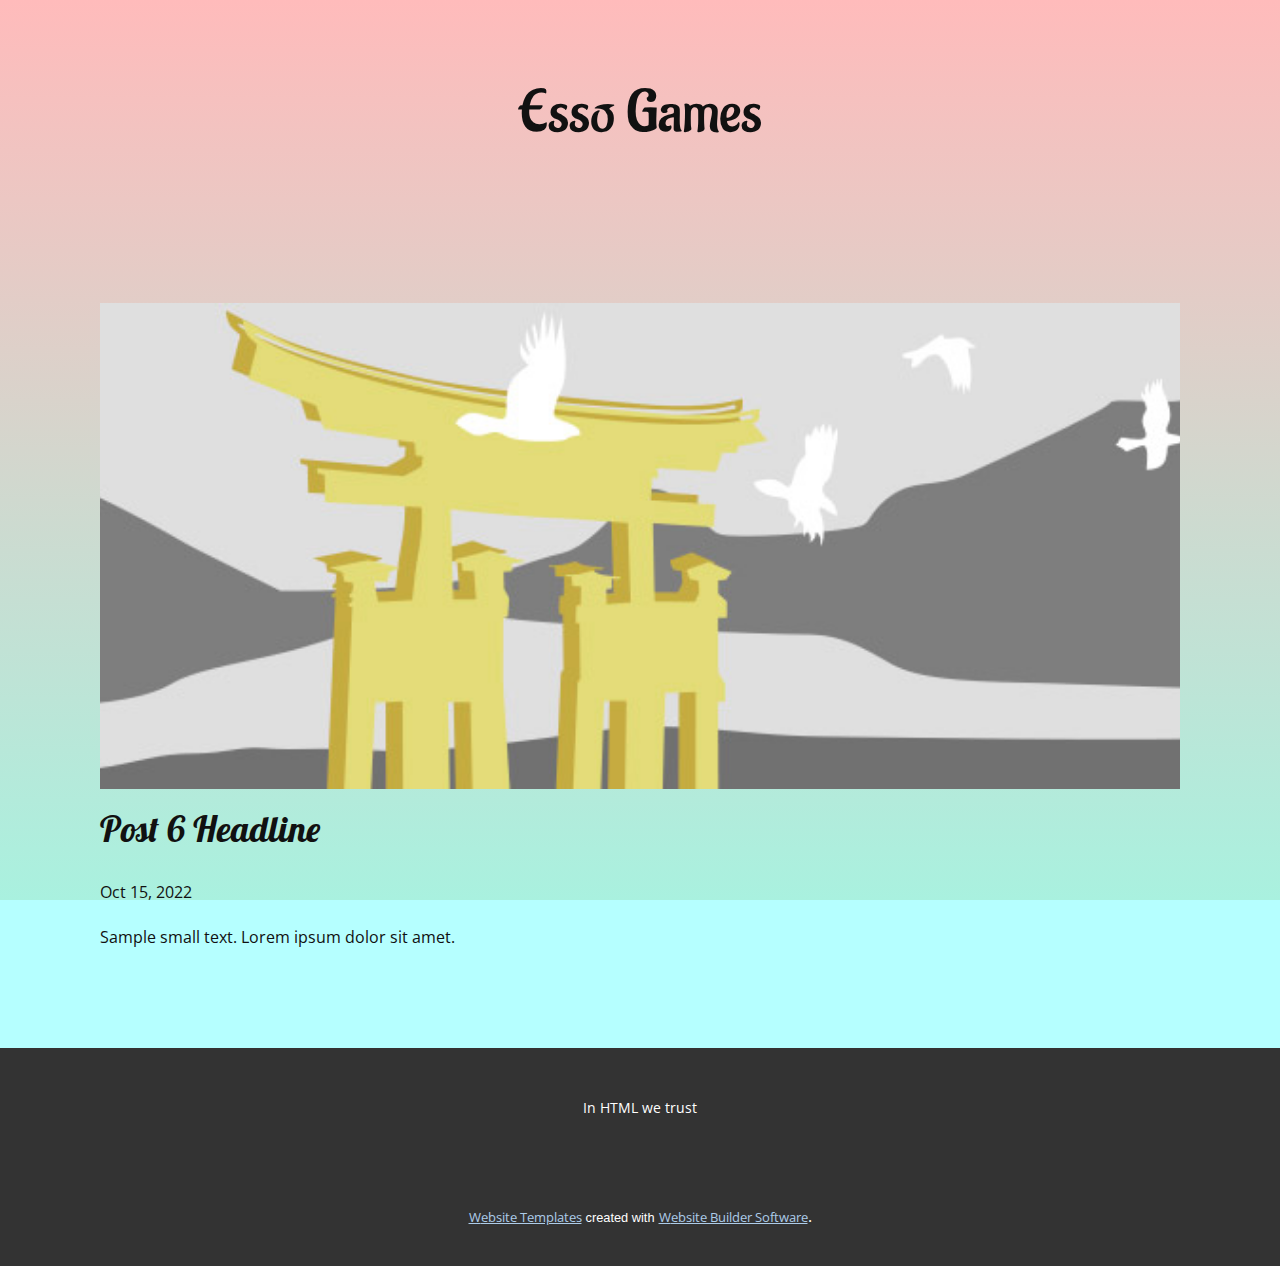
<file: blog/post-5.html>
<!doctype html>
<html style="font-size: 16px;" lang="en"><head>
    <meta name="viewport" content="width=device-width, initial-scale=1.0">
    <meta charset="utf-8">
    <meta name="keywords" content="Post 1 Headline">
    <meta name="description" content="">
    <title>Post 6 Headline</title>
    <link rel="stylesheet" href="../nicepage.css" media="screen">
<link rel="stylesheet" href="../Post-Template.css" media="screen">
    <script class="u-script" type="text/javascript" src="../jquery.js" defer=""></script>
    <script class="u-script" type="text/javascript" src="../nicepage.js" defer=""></script>
    <meta name="generator" content="Nicepage 4.19.3, nicepage.com">
    <link id="u-theme-google-font" rel="stylesheet" href="https://fonts.googleapis.com/css?family=Lobster:400|Open+Sans:300,300i,400,400i,500,500i,600,600i,700,700i,800,800i">
    <link id="u-page-google-font" rel="stylesheet" href="https://fonts.googleapis.com/css?family=Aladin:400">
    
    
    
    
    
    
    
    
    <script type="application/ld+json">{
		"@context": "http://schema.org",
		"@type": "Organization",
		"name": ""
}</script>
    <meta name="theme-color" content="#478ac9">
  </head>
  <body class="u-body u-xl-mode" data-lang="en"><header class="u-clearfix u-header" id="sec-ae68"><div class="u-clearfix u-sheet u-sheet-1">
        <nav class="u-menu u-menu-one-level u-offcanvas u-menu-1">
          <div class="menu-collapse" style="font-size: 1rem; letter-spacing: 0px;">
            <a class="u-button-style u-custom-left-right-menu-spacing u-custom-padding-bottom u-custom-top-bottom-menu-spacing u-nav-link u-text-active-palette-1-base u-text-hover-palette-2-base" href="#">
              <svg class="u-svg-link" viewBox="0 0 24 24"><use xmlns:xlink="http://www.w3.org/1999/xlink" xlink:href="#menu-hamburger"></use></svg>
              <svg class="u-svg-content" version="1.1" id="menu-hamburger" viewBox="0 0 16 16" x="0px" y="0px" xmlns:xlink="http://www.w3.org/1999/xlink" xmlns="http://www.w3.org/2000/svg"><g><rect y="1" width="16" height="2"></rect><rect y="7" width="16" height="2"></rect><rect y="13" width="16" height="2"></rect>
</g></svg>
            </a>
          </div>
          <div class="u-custom-menu u-nav-container"></div>
          <div class="u-custom-menu u-nav-container-collapse">
            <div class="u-black u-container-style u-inner-container-layout u-opacity u-opacity-95 u-sidenav">
              <div class="u-inner-container-layout u-sidenav-overflow">
                <div class="u-menu-close"></div>
                <ul class="u-align-center u-nav u-popupmenu-items u-unstyled u-nav-1"><li class="u-nav-item"><a class="u-button-style u-nav-link" href="../Home.html">Home</a>
</li></ul>
              </div>
            </div>
            <div class="u-black u-menu-overlay u-opacity u-opacity-70"></div>
          </div>
        </nav>
        <h1 class="u-align-center u-custom-font u-text u-text-default u-text-1">
          <br>Esso Games<br>
          <br>
        </h1>
      </div><style class="u-sticky-style" data-style-id="bedc">.u-sticky-fixed.u-sticky-bedc, .u-body.u-sticky-fixed .u-sticky-bedc {
box-shadow: 5px 5px 20px 0 rgba(0,0,0,0.4) !important
}.u-sticky-fixed.u-sticky-bedc:before, .u-body.u-sticky-fixed .u-sticky-bedc:before {
borders: top right bottom left !important; border-color: #404040 !important; border-width: 2px !important
}</style></header>
    <section class="u-align-center u-clearfix u-section-1" id="sec-c0bd">
      <div class="u-clearfix u-sheet u-valign-middle-md u-valign-middle-sm u-valign-middle-xs u-sheet-1"><!--post_details--><!--post_details_options_json--><!--{"source":""}--><!--/post_details_options_json--><!--blog_post-->
        <div class="u-container-style u-expanded-width u-post-details u-post-details-1">
          <div class="u-container-layout u-valign-middle u-container-layout-1"><!--blog_post_image-->
            <img alt="" class="u-blog-control u-expanded-width u-image u-image-default u-image-1" src="../images/8ad73f3c.jpeg"><!--/blog_post_image--><!--blog_post_header-->
            <h2 class="u-blog-control u-text u-text-1">Post 6 Headline</h2><!--/blog_post_header--><!--blog_post_metadata-->
            <div class="u-blog-control u-metadata u-metadata-1"><!--blog_post_metadata_date-->
              <span class="u-meta-date u-meta-icon">Oct 15, 2022</span><!--/blog_post_metadata_date--><!--blog_post_metadata_category-->
              <!--/blog_post_metadata_category--><!--blog_post_metadata_comments-->
              <!--/blog_post_metadata_comments-->
            </div><!--/blog_post_metadata--><!--blog_post_content-->
            <div class="u-align-justify u-blog-control u-post-content u-text u-text-2 fr-view">
  Sample small text. Lorem ipsum dolor sit amet.
  </div><!--/blog_post_content-->
          </div>
        </div><!--/blog_post--><!--/post_details-->
      </div>
    </section>
    
    
    
    
    
    
    
    
    <footer class="u-align-center u-clearfix u-footer u-grey-80 u-footer" id="sec-b4ac"><div class="u-clearfix u-sheet u-sheet-1">
        <p class="u-small-text u-text u-text-variant u-text-1">In HTML we trust</p>
      </div></footer>
    <section class="u-backlink u-clearfix u-grey-80">
      <a class="u-link" href="https://nicepage.com/website-templates" target="_blank">
        <span>Website Templates</span>
      </a>
      <p class="u-text">
        <span>created with</span>
      </p>
      <a class="u-link" href="" target="_blank">
        <span>Website Builder Software</span>
      </a>. 
    </section>
  
</body></html>
</file>
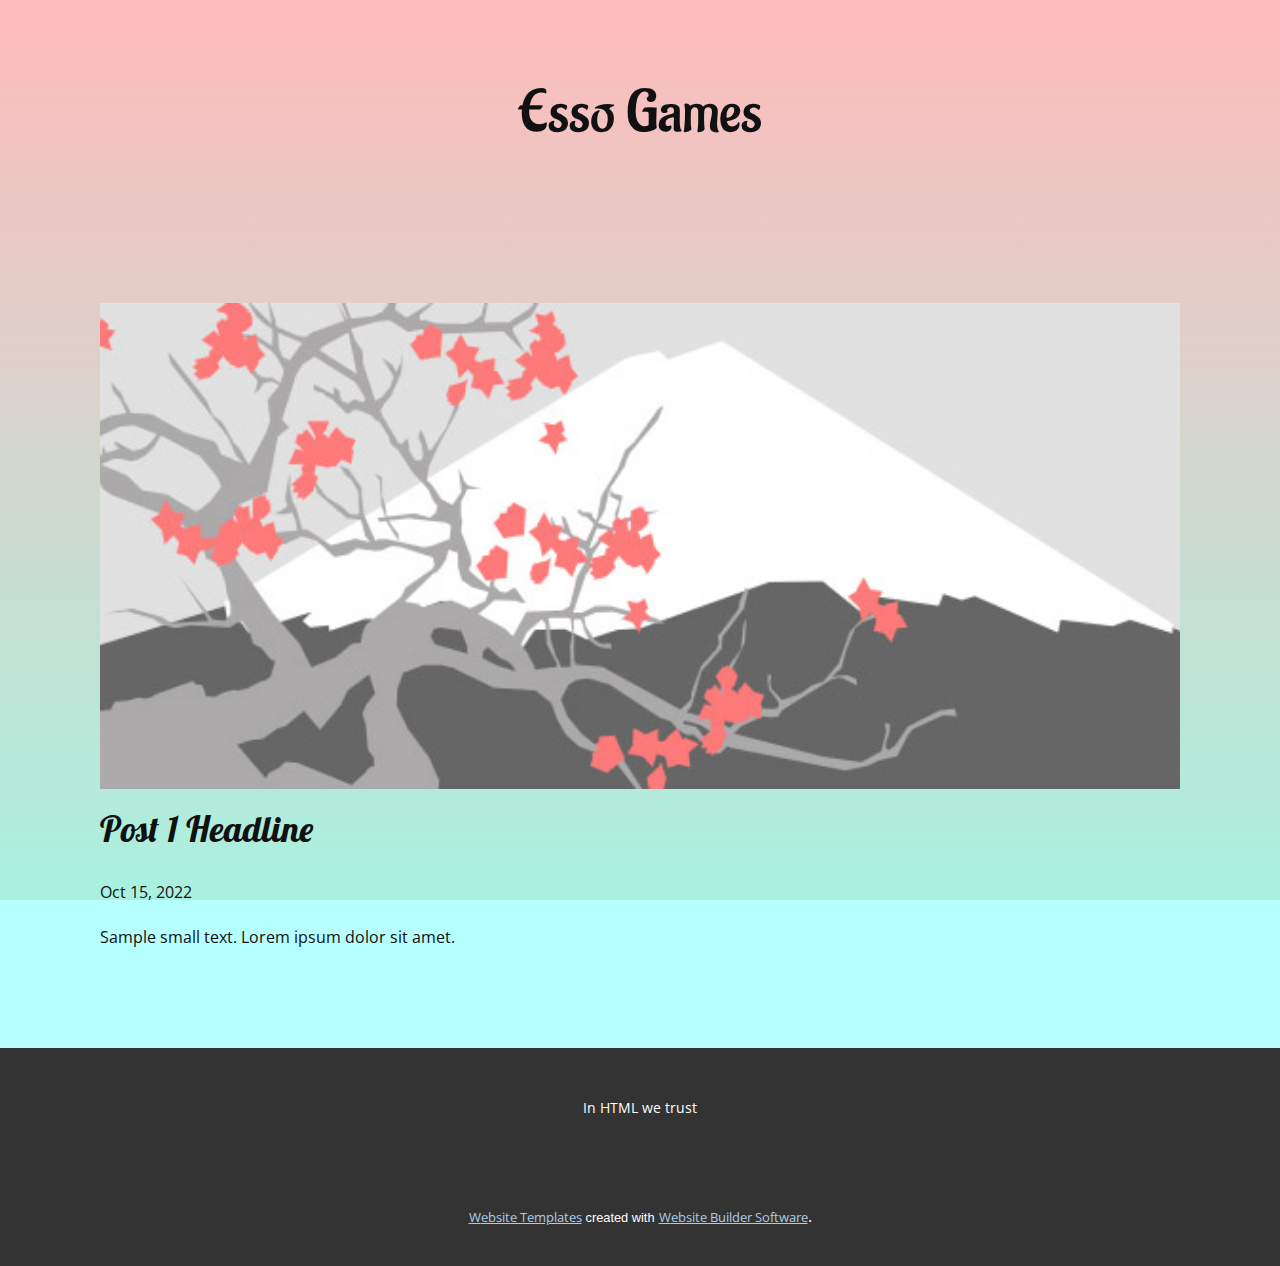
<file: blog/post.html>
<!doctype html>
<html style="font-size: 16px;" lang="en"><head>
    <meta name="viewport" content="width=device-width, initial-scale=1.0">
    <meta charset="utf-8">
    <meta name="keywords" content="Post 1 Headline">
    <meta name="description" content="">
    <title>Post 1 Headline</title>
    <link rel="stylesheet" href="../nicepage.css" media="screen">
<link rel="stylesheet" href="../Post-Template.css" media="screen">
    <script class="u-script" type="text/javascript" src="../jquery.js" defer=""></script>
    <script class="u-script" type="text/javascript" src="../nicepage.js" defer=""></script>
    <meta name="generator" content="Nicepage 4.19.3, nicepage.com">
    <link id="u-theme-google-font" rel="stylesheet" href="https://fonts.googleapis.com/css?family=Lobster:400|Open+Sans:300,300i,400,400i,500,500i,600,600i,700,700i,800,800i">
    <link id="u-page-google-font" rel="stylesheet" href="https://fonts.googleapis.com/css?family=Aladin:400">
    
    
    
    
    
    
    
    
    <script type="application/ld+json">{
		"@context": "http://schema.org",
		"@type": "Organization",
		"name": ""
}</script>
    <meta name="theme-color" content="#478ac9">
  </head>
  <body class="u-body u-xl-mode" data-lang="en"><header class="u-clearfix u-header" id="sec-ae68"><div class="u-clearfix u-sheet u-sheet-1">
        <nav class="u-menu u-menu-one-level u-offcanvas u-menu-1">
          <div class="menu-collapse" style="font-size: 1rem; letter-spacing: 0px;">
            <a class="u-button-style u-custom-left-right-menu-spacing u-custom-padding-bottom u-custom-top-bottom-menu-spacing u-nav-link u-text-active-palette-1-base u-text-hover-palette-2-base" href="#">
              <svg class="u-svg-link" viewBox="0 0 24 24"><use xmlns:xlink="http://www.w3.org/1999/xlink" xlink:href="#menu-hamburger"></use></svg>
              <svg class="u-svg-content" version="1.1" id="menu-hamburger" viewBox="0 0 16 16" x="0px" y="0px" xmlns:xlink="http://www.w3.org/1999/xlink" xmlns="http://www.w3.org/2000/svg"><g><rect y="1" width="16" height="2"></rect><rect y="7" width="16" height="2"></rect><rect y="13" width="16" height="2"></rect>
</g></svg>
            </a>
          </div>
          <div class="u-custom-menu u-nav-container"></div>
          <div class="u-custom-menu u-nav-container-collapse">
            <div class="u-black u-container-style u-inner-container-layout u-opacity u-opacity-95 u-sidenav">
              <div class="u-inner-container-layout u-sidenav-overflow">
                <div class="u-menu-close"></div>
                <ul class="u-align-center u-nav u-popupmenu-items u-unstyled u-nav-1"><li class="u-nav-item"><a class="u-button-style u-nav-link" href="../Home.html">Home</a>
</li></ul>
              </div>
            </div>
            <div class="u-black u-menu-overlay u-opacity u-opacity-70"></div>
          </div>
        </nav>
        <h1 class="u-align-center u-custom-font u-text u-text-default u-text-1">
          <br>Esso Games<br>
          <br>
        </h1>
      </div><style class="u-sticky-style" data-style-id="bedc">.u-sticky-fixed.u-sticky-bedc, .u-body.u-sticky-fixed .u-sticky-bedc {
box-shadow: 5px 5px 20px 0 rgba(0,0,0,0.4) !important
}.u-sticky-fixed.u-sticky-bedc:before, .u-body.u-sticky-fixed .u-sticky-bedc:before {
borders: top right bottom left !important; border-color: #404040 !important; border-width: 2px !important
}</style></header>
    <section class="u-align-center u-clearfix u-section-1" id="sec-c0bd">
      <div class="u-clearfix u-sheet u-valign-middle-md u-valign-middle-sm u-valign-middle-xs u-sheet-1"><!--post_details--><!--post_details_options_json--><!--{"source":""}--><!--/post_details_options_json--><!--blog_post-->
        <div class="u-container-style u-expanded-width u-post-details u-post-details-1">
          <div class="u-container-layout u-valign-middle u-container-layout-1"><!--blog_post_image-->
            <img alt="" class="u-blog-control u-expanded-width u-image u-image-default u-image-1" src="../images/0fd3416c.jpeg"><!--/blog_post_image--><!--blog_post_header-->
            <h2 class="u-blog-control u-text u-text-1">Post 1 Headline</h2><!--/blog_post_header--><!--blog_post_metadata-->
            <div class="u-blog-control u-metadata u-metadata-1"><!--blog_post_metadata_date-->
              <span class="u-meta-date u-meta-icon">Oct 15, 2022</span><!--/blog_post_metadata_date--><!--blog_post_metadata_category-->
              <!--/blog_post_metadata_category--><!--blog_post_metadata_comments-->
              <!--/blog_post_metadata_comments-->
            </div><!--/blog_post_metadata--><!--blog_post_content-->
            <div class="u-align-justify u-blog-control u-post-content u-text u-text-2 fr-view">
  Sample small text. Lorem ipsum dolor sit amet.
  </div><!--/blog_post_content-->
          </div>
        </div><!--/blog_post--><!--/post_details-->
      </div>
    </section>
    
    
    
    
    
    
    
    
    <footer class="u-align-center u-clearfix u-footer u-grey-80 u-footer" id="sec-b4ac"><div class="u-clearfix u-sheet u-sheet-1">
        <p class="u-small-text u-text u-text-variant u-text-1">In HTML we trust</p>
      </div></footer>
    <section class="u-backlink u-clearfix u-grey-80">
      <a class="u-link" href="https://nicepage.com/website-templates" target="_blank">
        <span>Website Templates</span>
      </a>
      <p class="u-text">
        <span>created with</span>
      </p>
      <a class="u-link" href="" target="_blank">
        <span>Website Builder Software</span>
      </a>. 
    </section>
  
</body></html>
</file>
